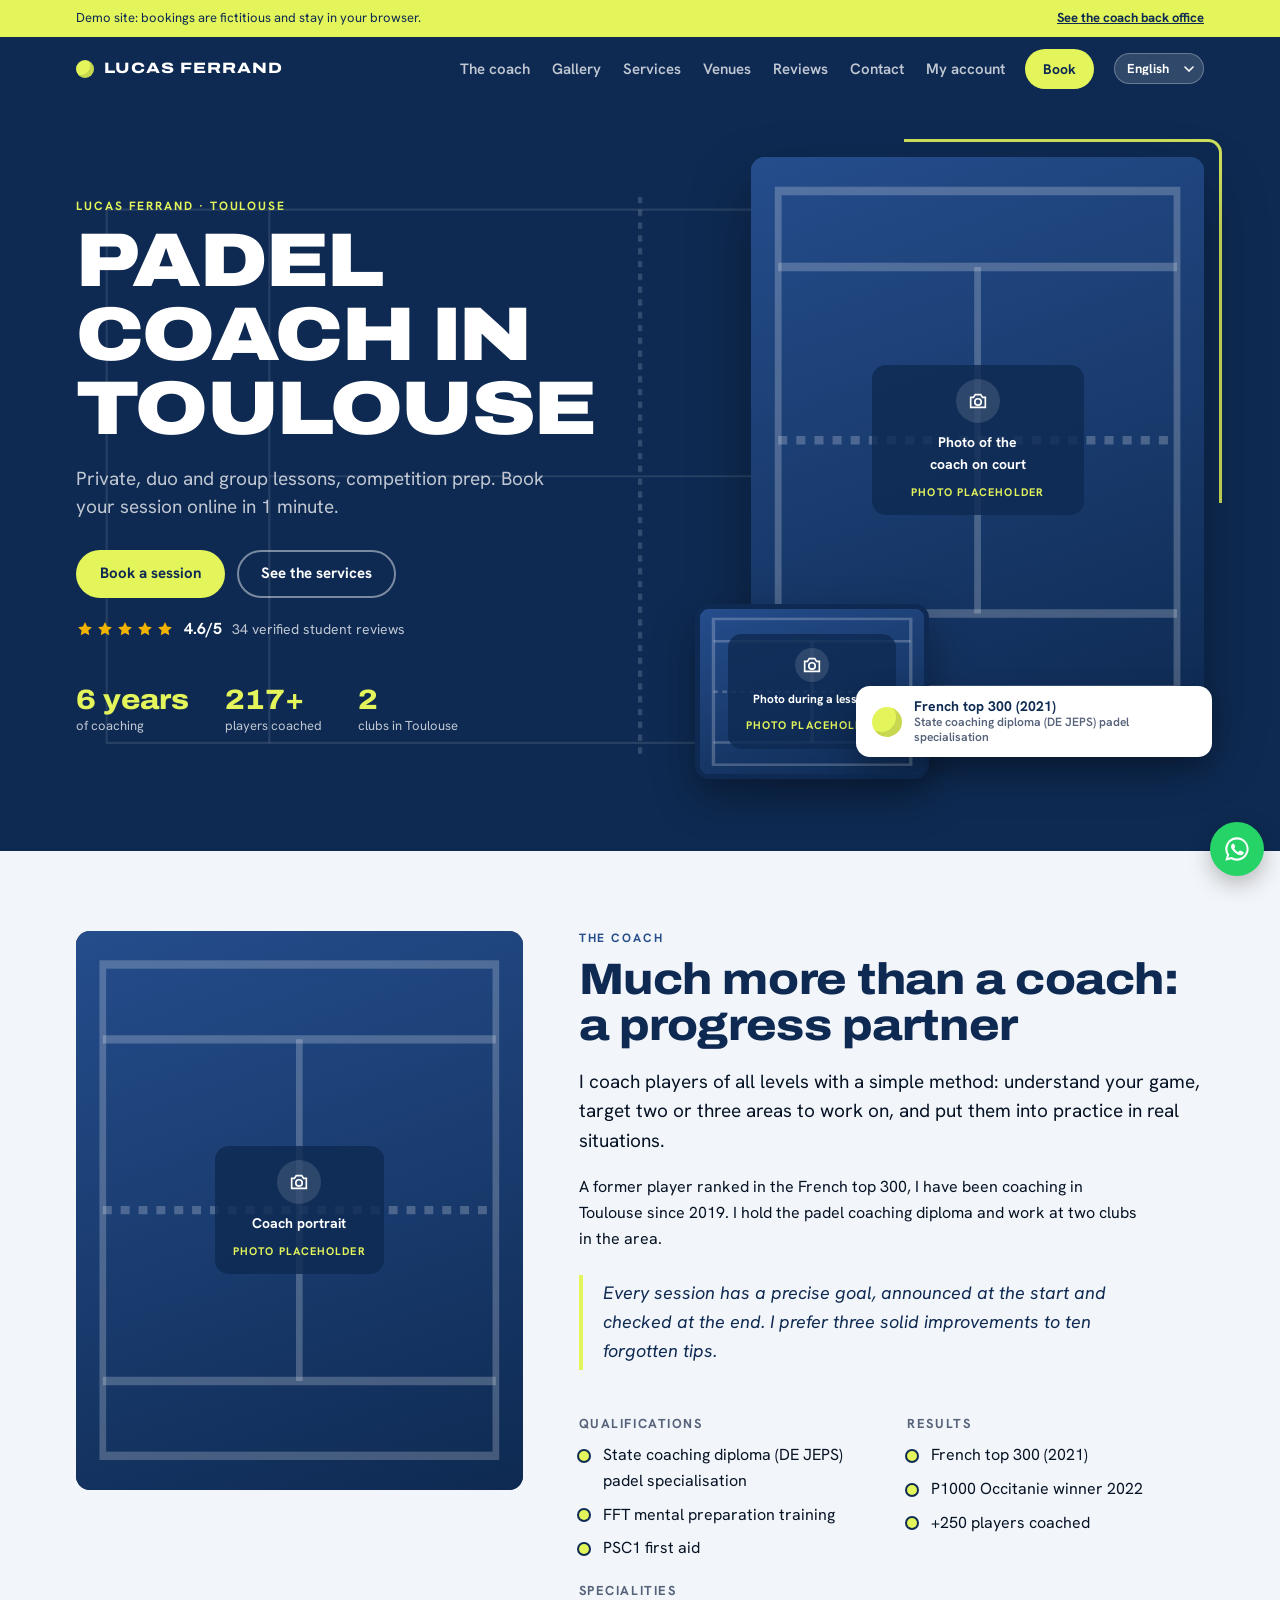
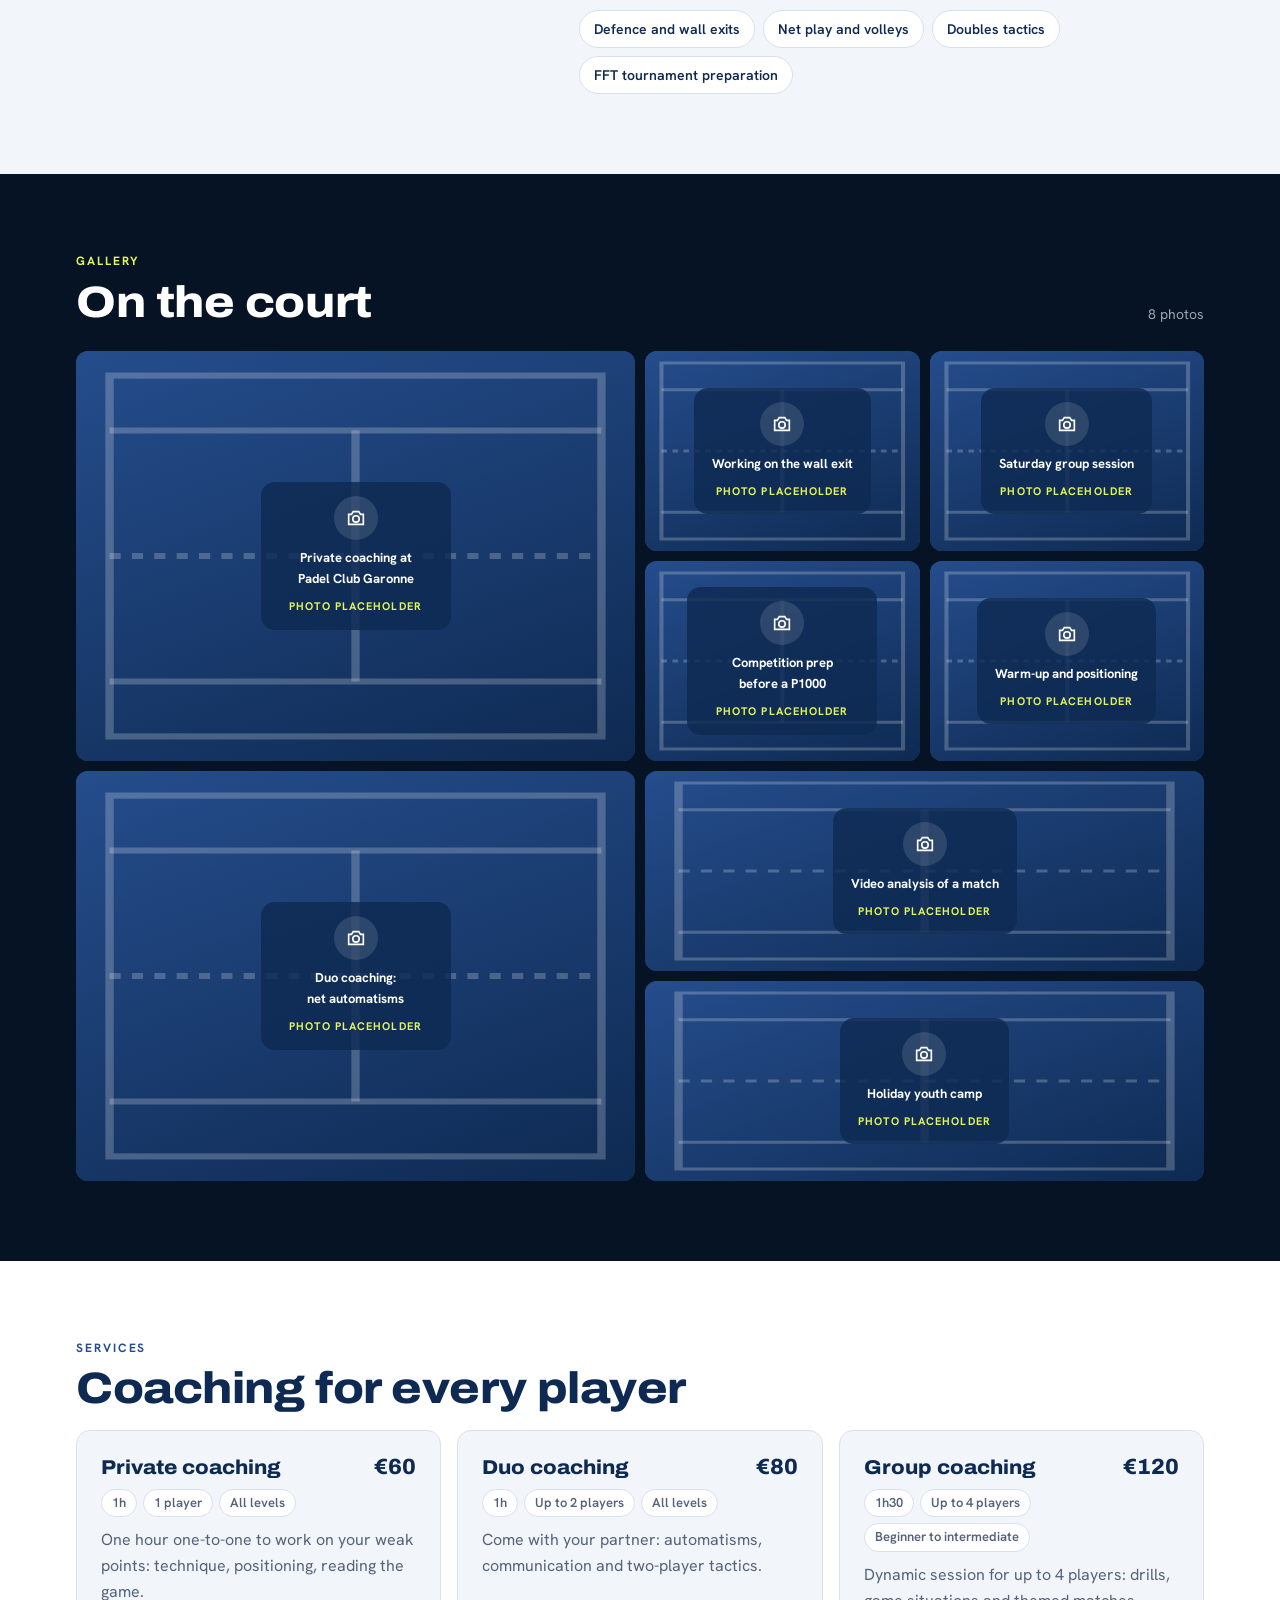
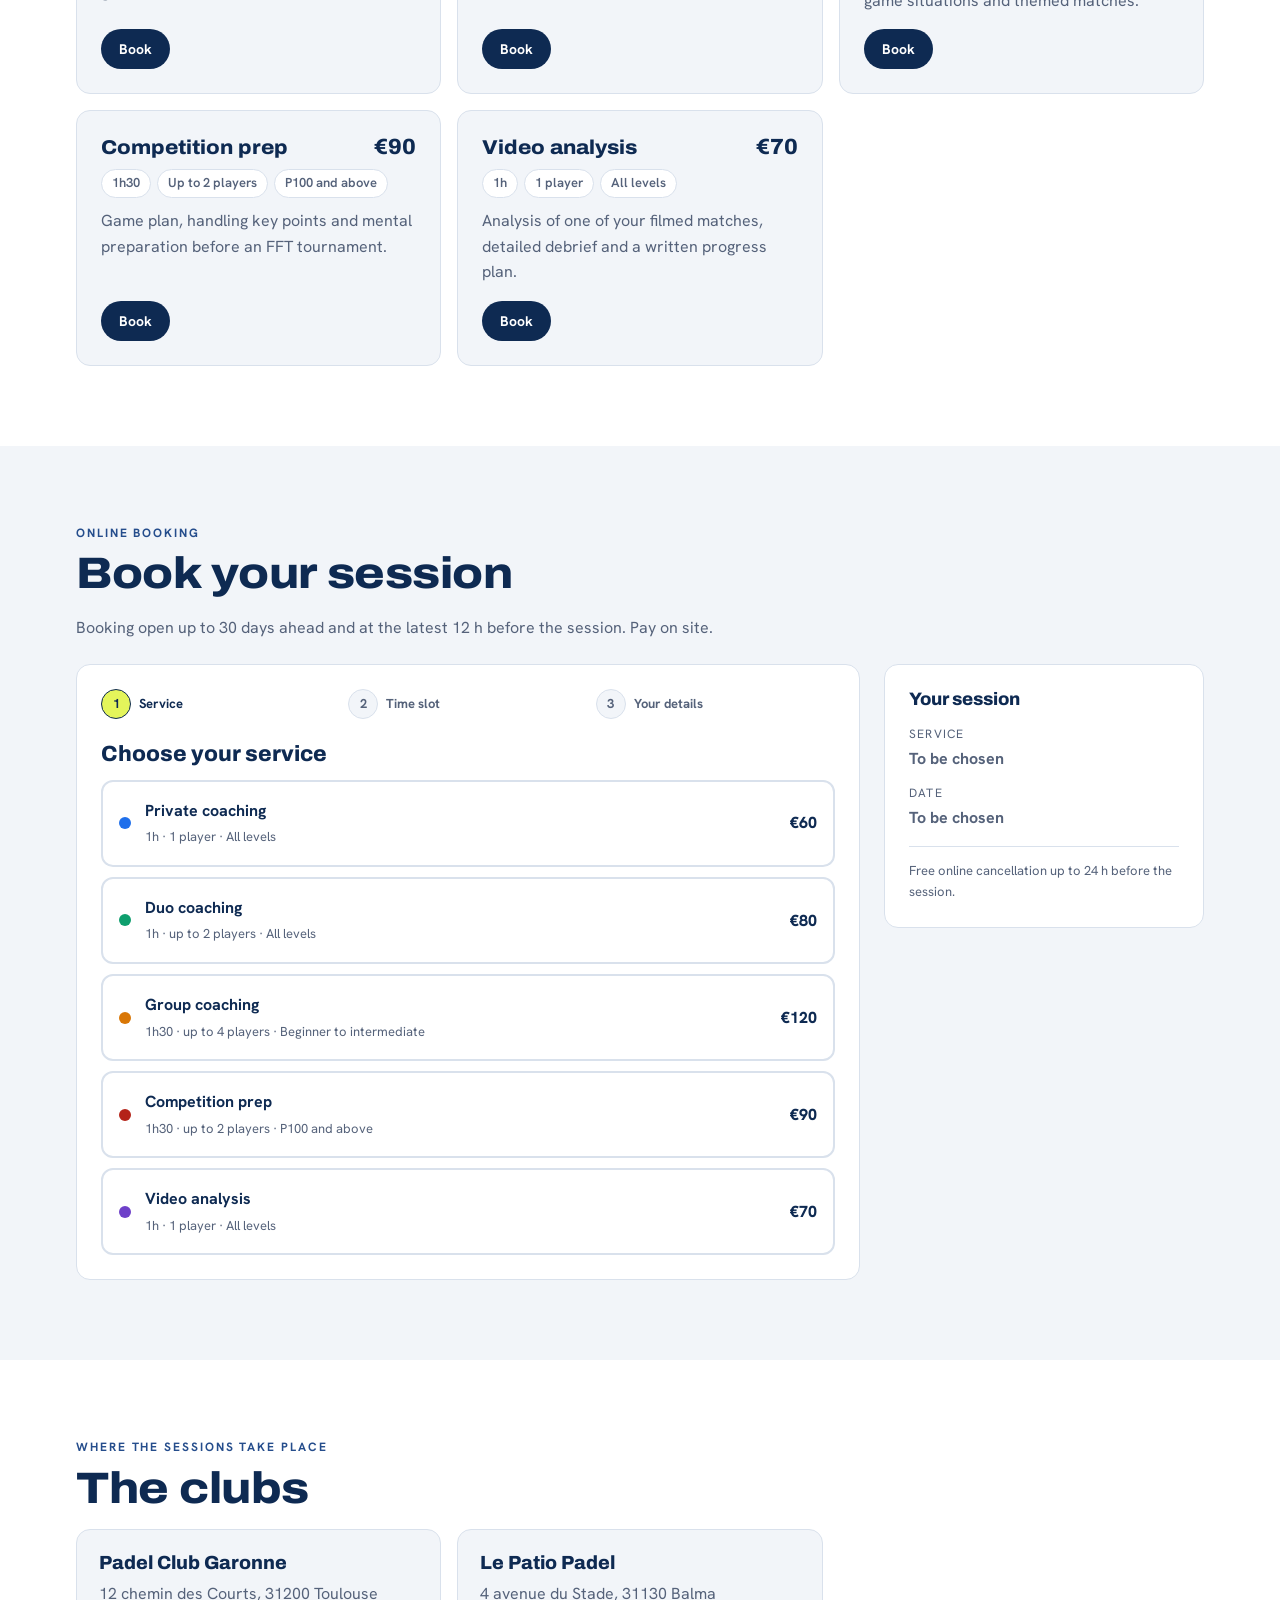
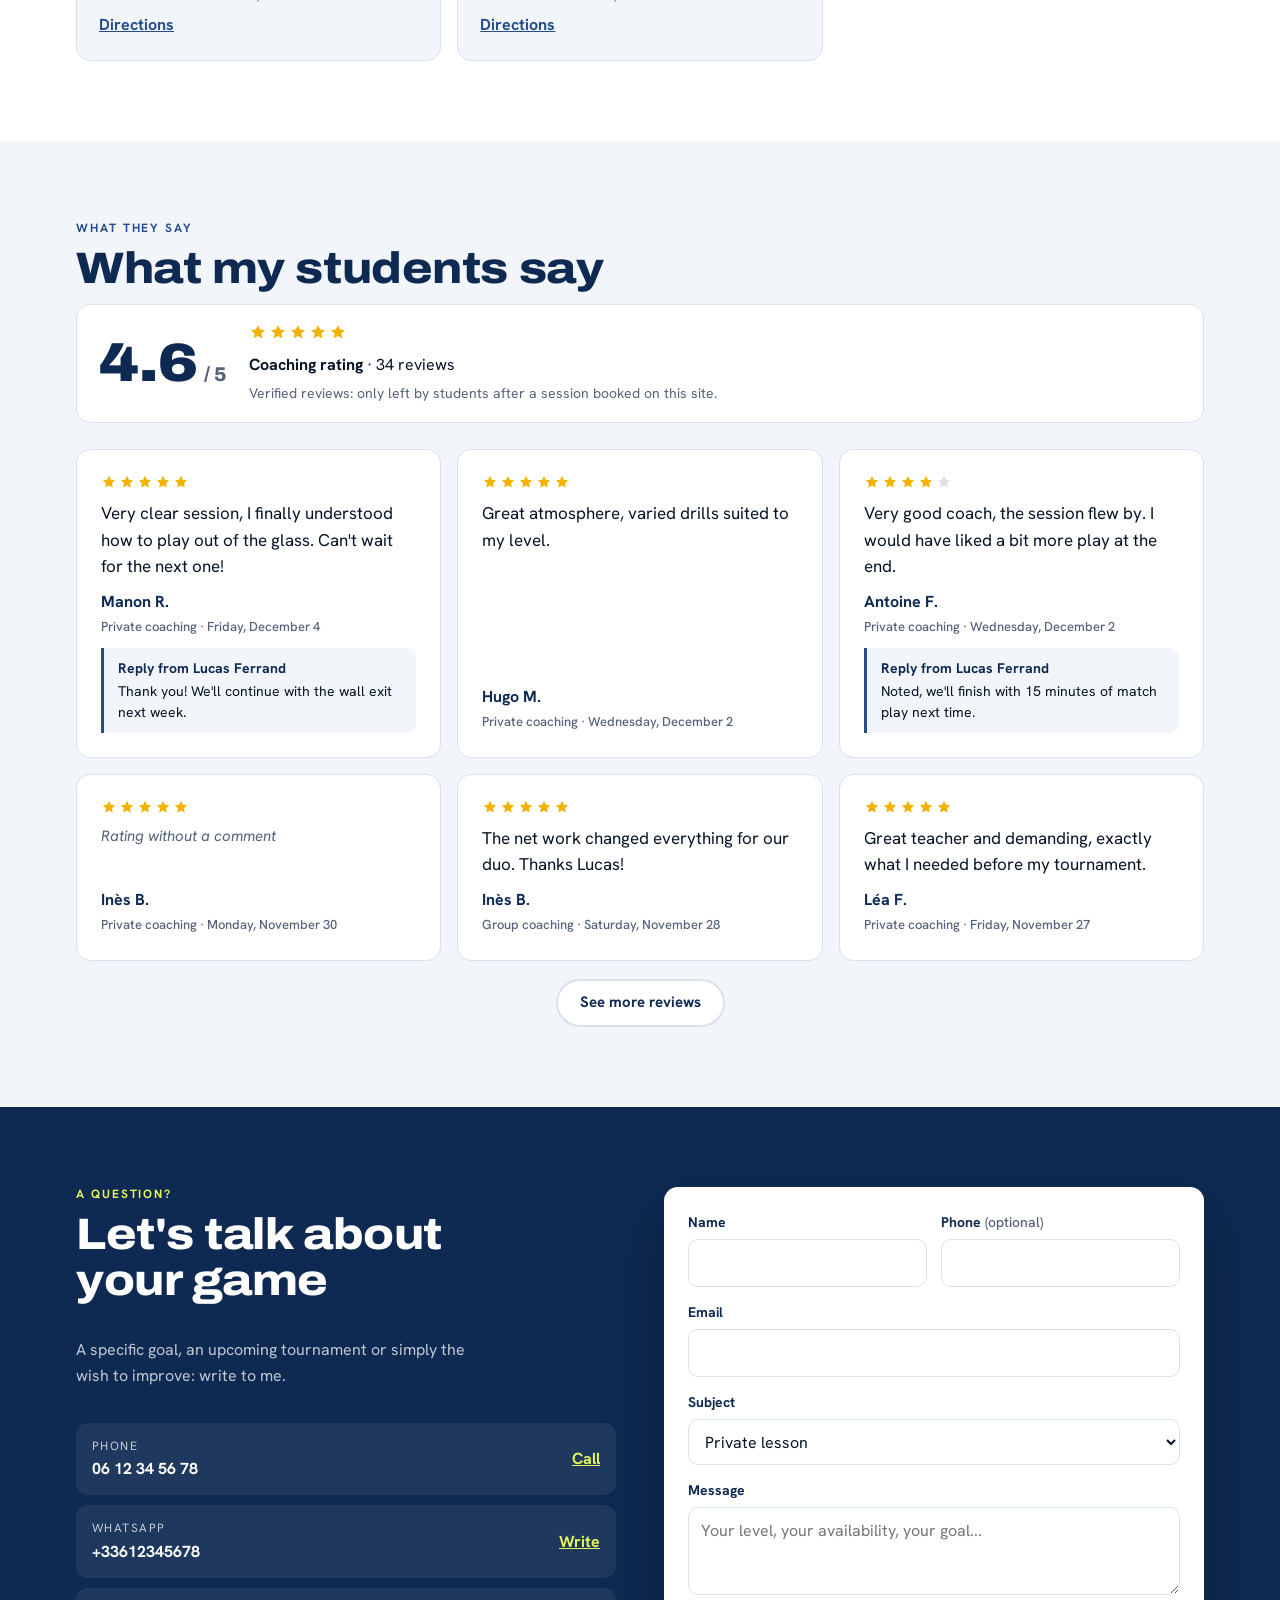
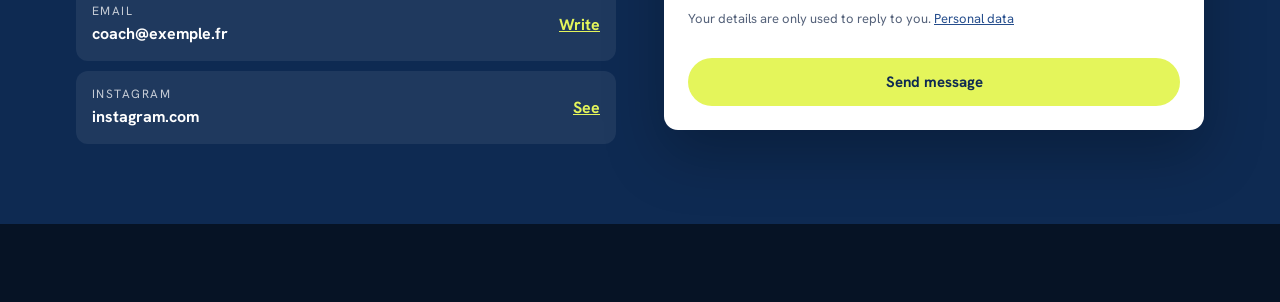
<file: index.html>
<!doctype html>
<html lang="fr">
<head>
<meta charset="utf-8">
<link rel="icon" href="data:image/svg+xml,%3Csvg xmlns=%27http://www.w3.org/2000/svg%27 viewBox=%270 0 64 64%27%3E%3Crect width=%2764%27 height=%2764%27 rx=%2714%27 fill=%27%230E2A52%27/%3E%3Ccircle cx=%2732%27 cy=%2732%27 r=%2716%27 fill=%27%23E4F55B%27/%3E%3C/svg%3E">
<meta name="viewport" content="width=device-width, initial-scale=1, viewport-fit=cover">
<style>html.boot body > *:not(script):not(style) { visibility: hidden; } html.boot { background: var(--boot-bg, #0E2A52); }</style>
<script>
/* Pas d'écran de démo vide : la page reste masquée (fond de la couleur du coach) jusqu'à l'arrivée de ses données. */
(function () {
  var d = document.documentElement;
  try { var c = localStorage.getItem("pcw-boot-bg"); if (/^#[0-9a-f]{6}$/i.test(c || "")) d.style.setProperty("--boot-bg", c); } catch (e) {}
  d.classList.add("boot");
  window.pcwReady = function () { d.classList.remove("boot"); };
  setTimeout(window.pcwReady, 7000);
})();
</script>
<title>Lucas Ferrand, coach de padel à Toulouse | Démo PCW Padel Coach</title>
<meta name="claude:viewport-fit-sides" content="cover">
<meta name="description" content="Démo du site de coach de padel par Pierre Créa Web : réservation en ligne, agenda et back-office. Testez-la depuis votre téléphone.">
<link rel="canonical" href="https://demo.pcwpadel.fr/">
<meta property="og:type" content="website">
<meta property="og:locale" content="fr_FR">
<meta property="og:url" content="https://demo.pcwpadel.fr/">
<meta property="og:title" content="Lucas Ferrand, coach de padel à Toulouse | Démo PCW Padel Coach">
<meta property="og:description" content="Démo du site de coach de padel par Pierre Créa Web : réservation en ligne, agenda et back-office. Testez-la depuis votre téléphone.">
<meta name="twitter:card" content="summary">
<meta name="robots" content="noindex, nofollow">
<meta name="theme-color" content="#0E2A52">
<link rel="preconnect" href="https://fonts.googleapis.com">
<link rel="preconnect" href="https://fonts.gstatic.com" crossorigin>
<link id="font-link" rel="stylesheet" href="https://fonts.googleapis.com/css2?family=Archivo:wdth,wght@62..125,400..900&family=Hanken+Grotesk:wght@400;500;600;700&display=swap">
<link rel="stylesheet" href="assets/site.css?v=mwb1cx3p">
</head>
<body>
<div id="demo-ribbon" class="demo-ribbon" hidden>
  <div class="wrap demo-ribbon__in">
    <span>Site de démonstration : les réservations sont fictives et restent dans votre navigateur.</span>
    <a href="admin/index.html">Voir le back-office du coach</a>
  </div>
</div>

<header class="topbar" id="top">
  <div class="wrap topbar__in">
    <a class="brand" href="#top" id="brand"><span class="brand__mark" aria-hidden="true"></span><span id="brand-text">COACH PADEL</span></a>
    <nav class="nav" aria-label="Navigation principale">
      <a href="#coach">Le coach</a>
      <a href="#galerie">En images</a>
      <a href="#prestations">Prestations</a>
      <a href="#lieux">Lieux</a>
      <a href="#avis">Avis</a>
      <a href="#contact">Contact</a>
    </nav>
    <a class="btn btn--ball btn--sm" href="#reserver">Réserver</a>
  </div>
</header>

<main id="main">
  <section class="hero" aria-labelledby="hero-title">
    <!-- Terrain de padel à l'échelle réelle (20 m x 10 m, 50 unités par mètre) : lignes de fond et de côté, lignes de service à 6,95 m du filet, ligne centrale, filet. -->
    <svg class="hero__lines" viewBox="0 0 1200 600" preserveAspectRatio="xMidYMid meet" aria-hidden="true">
      <rect x="100" y="50" width="1000" height="500"/>
      <line x1="252.5" y1="50" x2="252.5" y2="550"/><line x1="947.5" y1="50" x2="947.5" y2="550"/>
      <line x1="252.5" y1="300" x2="947.5" y2="300"/>
      <line class="hero__net" x1="600" y1="38" x2="600" y2="562"/>
    </svg>
    <div class="wrap hero__in">
      <div class="hero__text">
        <p class="eyebrow" id="hero-eyebrow">Coach de padel</p>
        <h1 id="hero-title" class="hero__title">Coach de padel</h1>
        <p class="hero__sub" id="hero-sub"></p>
        <div class="hero__ctas">
          <a class="btn btn--ball" href="#reserver">Réserver une séance</a>
          <a class="btn btn--ghost-light" href="#prestations">Voir les prestations</a>
        </div>
        <a class="hero-rating" id="hero-rating" href="#avis" hidden></a>
        <dl class="stats" id="stats"></dl>
      </div>
      <div class="hero__media" id="hero-media" aria-label="Photos du coach"></div>
    </div>
  </section>

  <section class="section" id="coach" aria-labelledby="coach-title">
    <div class="wrap coach">
      <div class="coach__portrait" id="portrait"></div>
      <div class="coach__body">
        <p class="eyebrow eyebrow--brand">Le coach</p>
        <h2 id="coach-title" class="h2"></h2>
        <p class="lead" id="coach-intro"></p>
        <p id="coach-bio"></p>
        <blockquote class="philosophy" id="coach-philo"></blockquote>
        <div class="coach__grid">
          <div><h3 class="h4">Diplômes</h3><ul class="ticks" id="diplomas"></ul></div>
          <div><h3 class="h4">Résultats</h3><ul class="ticks" id="achievements"></ul></div>
        </div>
        <h3 class="h4">Spécialités</h3>
        <ul class="chips" id="specialties"></ul>
      </div>
    </div>
  </section>

  <section class="section section--dark" id="galerie" aria-labelledby="gal-title" hidden>
    <div class="wrap">
      <div class="gal-head">
        <div><p class="eyebrow">En images</p><h2 id="gal-title" class="h2 h2--light">Sur le terrain</h2></div>
        <p class="gal-head__note" id="gal-count"></p>
      </div>
      <div class="gallery" id="gallery"></div>
      <div class="gal-more" id="gal-more"></div>
    </div>
  </section>

  <section class="section section--tint" id="prestations" aria-labelledby="svc-title">
    <div class="wrap">
      <p class="eyebrow eyebrow--brand">Prestations</p>
      <h2 id="svc-title" class="h2">À chaque joueur, son coaching</h2>
      <div class="services" id="services"></div>
    </div>
  </section>

  <section class="section" id="stages" aria-labelledby="stages-title" hidden>
    <div class="wrap">
      <p class="eyebrow eyebrow--brand">Stages</p>
      <h2 id="stages-title" class="h2">Les prochains stages</h2>
      <div class="stages" id="stages-list"></div>
    </div>
  </section>

  <section class="section section--tint" id="packs" aria-labelledby="packs-title" hidden>
    <div class="wrap">
      <p class="eyebrow eyebrow--brand">Packs de séances</p>
      <h2 id="packs-title" class="h2">Progressez avec un pack</h2>
      <div class="services" id="packs-list"></div>
      <p class="muted pack-note">Paiement en ligne : prochainement disponible. Le règlement se fait directement avec le coach.</p>
    </div>
  </section>

  <section class="section booking-section" id="reserver" aria-labelledby="book-title">
    <div class="wrap">
      <p class="eyebrow eyebrow--brand">Réservation en ligne</p>
      <h2 id="book-title" class="h2">Réservez votre séance</h2>
      <p class="muted" id="book-rules"></p>
      <div class="booking" id="booking" aria-live="polite"></div>
    </div>
  </section>

  <section class="section section--tint" id="lieux" aria-labelledby="loc-title">
    <div class="wrap">
      <p class="eyebrow eyebrow--brand">Où se passent les séances</p>
      <h2 id="loc-title" class="h2">Les clubs</h2>
      <div class="locations" id="locations"></div>
    </div>
  </section>

  <section class="section" id="avis" aria-labelledby="avis-title">
    <div class="wrap">
      <p class="eyebrow eyebrow--brand">Ils en parlent</p>
      <h2 id="avis-title" class="h2">Leur progression, ma plus belle réussite</h2>
      <div class="rating-head" id="rating-head" hidden></div>
      <div class="testimonials" id="testimonials"></div>
      <div class="reviews-more" id="reviews-more" hidden><button type="button" class="btn btn--ghost" id="reviews-more-btn">Voir plus d'avis</button></div>
    </div>
  </section>

  <section class="section contact" id="contact" aria-labelledby="contact-title">
    <div class="wrap contact__in">
      <div class="contact__side">
        <p class="eyebrow">Une question ?</p>
        <h2 id="contact-title" class="h2 h2--light">Parlons de votre jeu</h2>
        <p class="contact__lead">Un objectif particulier, un tournoi qui approche ou simplement envie de progresser : écrivez-moi.</p>
        <ul class="contact__list" id="contact-list"></ul>
      </div>
      <form class="contact-form" id="contact-form" novalidate aria-label="Envoyer un message">
        <div class="contact-form__grid">
          <div class="field"><label for="m-name">Nom</label><input id="m-name" name="name" autocomplete="name" maxlength="80" required></div>
          <div class="field"><label for="m-phone">Téléphone <span class="opt">(facultatif)</span></label><input id="m-phone" name="phone" type="tel" autocomplete="tel" maxlength="30"></div>
          <div class="field full"><label for="m-email">Email</label><input id="m-email" name="email" type="email" autocomplete="email" maxlength="200" required></div>
          <div class="field full"><label for="m-subject">Objet</label><select id="m-subject" name="subject">
            <option>Cours individuel</option><option>Cours en duo ou collectif</option><option>Stage</option><option>Prépa compétition</option><option>Autre question</option></select></div>
          <div class="field full"><label for="m-message">Message</label><textarea id="m-message" name="message" maxlength="2000" required placeholder="Votre niveau, vos disponibilités, votre objectif…"></textarea></div>
          <div class="hp" aria-hidden="true"><label for="m-website">Site web</label><input id="m-website" name="website" tabindex="-1" autocomplete="off"></div>
        </div>
        <p class="contact-form__note">Vos coordonnées servent uniquement à vous répondre. <a href="conditions.html" data-keep-slug>Données personnelles</a></p>
        <div id="contact-alert" role="status" aria-live="polite"></div>
        <button type="submit" class="btn btn--ball btn--block">Envoyer le message</button>
      </form>
    </div>
  </section>
</main>

<footer class="footer">
  <div class="wrap footer__in">
    <span id="footer-name"></span>
    <a href="conditions.html" data-keep-slug>Conditions de réservation</a>
    <a href="conditions.html#mentions" data-keep-slug>Mentions légales</a>
    <a href="conditions.html#donnees" data-keep-slug>Politique de confidentialité</a>
    <a href="admin/" rel="nofollow">Espace coach</a>
    <a class="pcw-badge footer__made" id="pcw-badge" href="https://pcwpadel.fr/" target="_blank" rel="noopener">
      <img class="pcw-badge__mark pcw-badge__mark--on-light" src="assets/brand/pcw-glyph-on-light.svg" alt="" width="18" height="22">
      <img class="pcw-badge__mark pcw-badge__mark--on-dark" src="assets/brand/pcw-glyph-on-dark.svg" alt="" width="18" height="22">
      <span>Site propulsé par <b>PCW Padel Coach</b></span></a>
  </div>
</footer>

<a class="whatsapp" id="whatsapp" href="#" target="_blank" rel="noopener" hidden aria-label="Écrire sur WhatsApp">
  <svg viewBox="0 0 24 24" aria-hidden="true"><path d="M12 2a10 10 0 0 0-8.6 15.1L2 22l5-1.3A10 10 0 1 0 12 2Zm0 18.2a8.2 8.2 0 0 1-4.2-1.2l-.3-.2-3 .8.8-2.9-.2-.3A8.2 8.2 0 1 1 12 20.2Zm4.5-6.1c-.2-.1-1.5-.7-1.7-.8s-.4-.1-.6.1-.7.8-.8 1-.3.2-.5.1a6.7 6.7 0 0 1-3.3-2.9c-.3-.4.3-.4.8-1.4.1-.2 0-.3 0-.5l-.8-1.8c-.2-.5-.4-.4-.6-.4h-.5a1 1 0 0 0-.7.3 3 3 0 0 0-.9 2.2 5.2 5.2 0 0 0 1.1 2.7 11.8 11.8 0 0 0 4.5 4c1.7.7 2.4.8 3.2.6a2.8 2.8 0 0 0 1.8-1.3 2.3 2.3 0 0 0 .2-1.3c-.1-.1-.3-.2-.5-.3Z"/></svg>
</a>
<div class="mobile-cta" id="mobile-cta"><a class="btn btn--ball btn--block" href="#reserver">Réserver une séance</a></div>

<div class="lightbox" id="lightbox" hidden role="dialog" aria-modal="true" aria-label="Photos en plein écran">
  <div class="lightbox__bar"><span id="lb-count" class="lightbox__count"></span>
    <button type="button" class="lightbox__btn" id="lb-close" aria-label="Fermer">
      <svg viewBox="0 0 24 24" aria-hidden="true"><path d="M6 6l12 12M18 6 6 18"/></svg></button></div>
  <button type="button" class="lightbox__btn lightbox__nav lightbox__nav--prev" id="lb-prev" aria-label="Photo précédente">
    <svg viewBox="0 0 24 24" aria-hidden="true"><path d="m15 6-6 6 6 6"/></svg></button>
  <figure class="lightbox__stage" id="lb-stage"><div id="lb-img"></div><figcaption id="lb-caption"></figcaption></figure>
  <button type="button" class="lightbox__btn lightbox__nav lightbox__nav--next" id="lb-next" aria-label="Photo suivante">
    <svg viewBox="0 0 24 24" aria-hidden="true"><path d="m9 6 6 6-6 6"/></svg></button>
</div>

<script src="assets/config.js?v=mwb1cx3p"></script>
<script src="assets/i18n.js?v=mwb1cx3p"></script>
<script src="assets/core.js?v=mwb1cx3p"></script>
<script src="assets/demo-data.js?v=mwb1cx3p"></script>
<script src="assets/api.js?v=mwb1cx3p"></script>
<script src="assets/site.js?v=mwb1cx3p"></script>
<script src="assets/site-extras.js?v=mwb1cx3p"></script>
<script src="assets/motion.js?v=mwb1cx3p" defer></script>
</body>
</html>
</file>
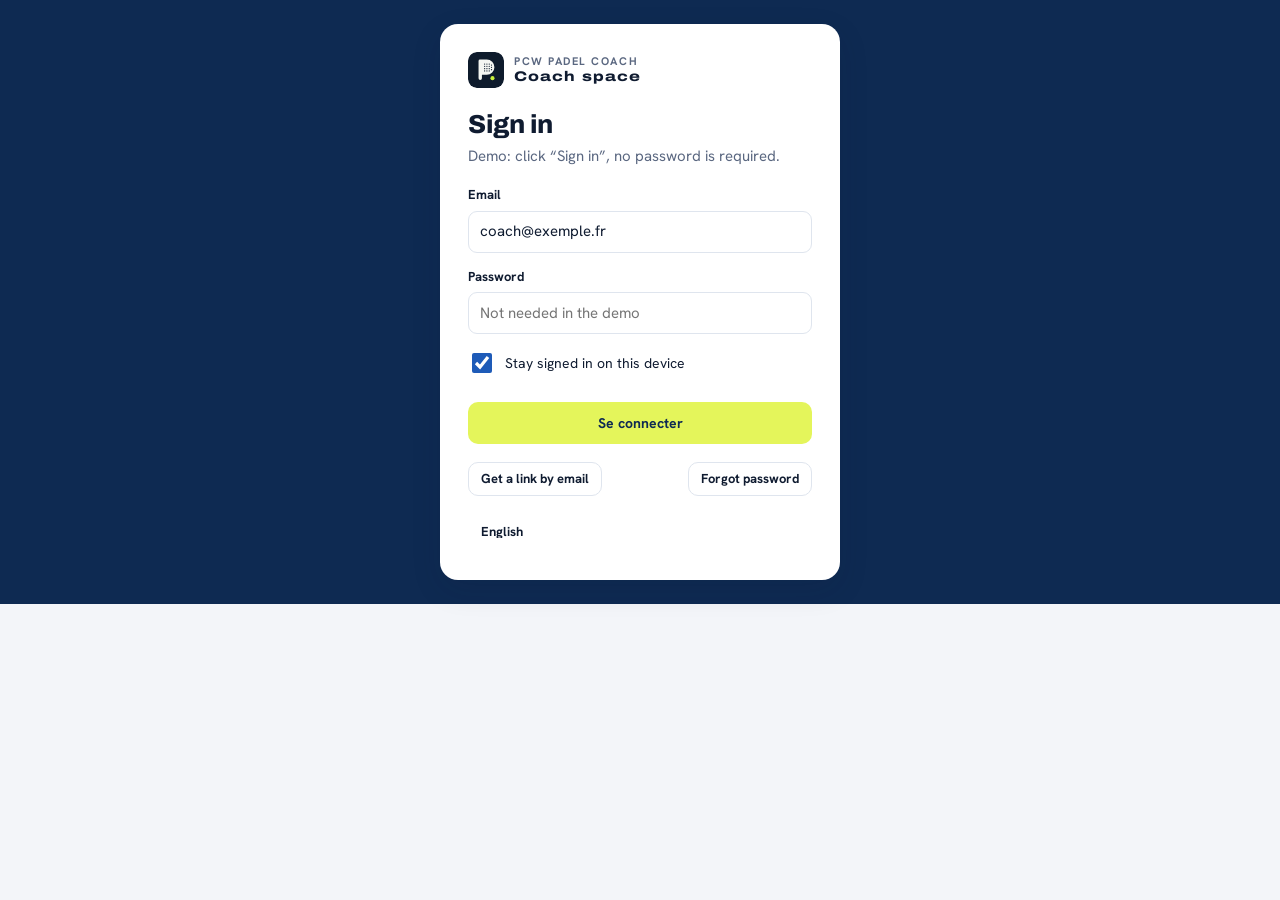
<file: admin/index.html>
<!doctype html>
<html lang="fr">
<head>
<meta charset="utf-8">
<meta name="viewport" content="width=device-width, initial-scale=1, viewport-fit=cover">
<title>Espace coach</title>
<meta name="claude:viewport-fit-sides" content="cover">
<meta name="robots" content="noindex">
<meta name="theme-color" content="#0E2A52">
<meta name="apple-mobile-web-app-capable" content="yes">
<meta name="apple-mobile-web-app-title" content="Espace coach">
<link rel="manifest" href="manifest.webmanifest">
<link rel="icon" href="icon.svg" type="image/svg+xml">
<link rel="icon" href="icon-192.png" type="image/png" sizes="192x192">
<link rel="apple-touch-icon" href="apple-touch-icon.png">
<link rel="preconnect" href="https://fonts.googleapis.com">
<link rel="preconnect" href="https://fonts.gstatic.com" crossorigin>
<link rel="stylesheet" href="https://fonts.googleapis.com/css2?family=Archivo:wdth,wght@100..125,500..900&family=Hanken+Grotesk:wght@400;500;600;700&display=swap">
<link rel="stylesheet" href="admin.css?v=aff19">
</head>
<body>
<div id="app" aria-live="polite"><div class="boot"><span class="ball" aria-hidden="true"></span>Chargement de votre espace…</div></div>
<div id="drawer-root"></div>
<div class="toast" id="toast" role="status" hidden></div>
<script src="../assets/config.js"></script>
<script src="../assets/i18n.js?v=aff19" data-dict="admin"></script>
<script src="../assets/core.js?v=aff19"></script>
<script src="../assets/demo-data.js"></script>
<script src="../assets/api.js"></script>
<script src="../assets/vendor/qrcode.js"></script>
<script src="admin.js?v=aff19"></script>
</body>
</html>
</file>
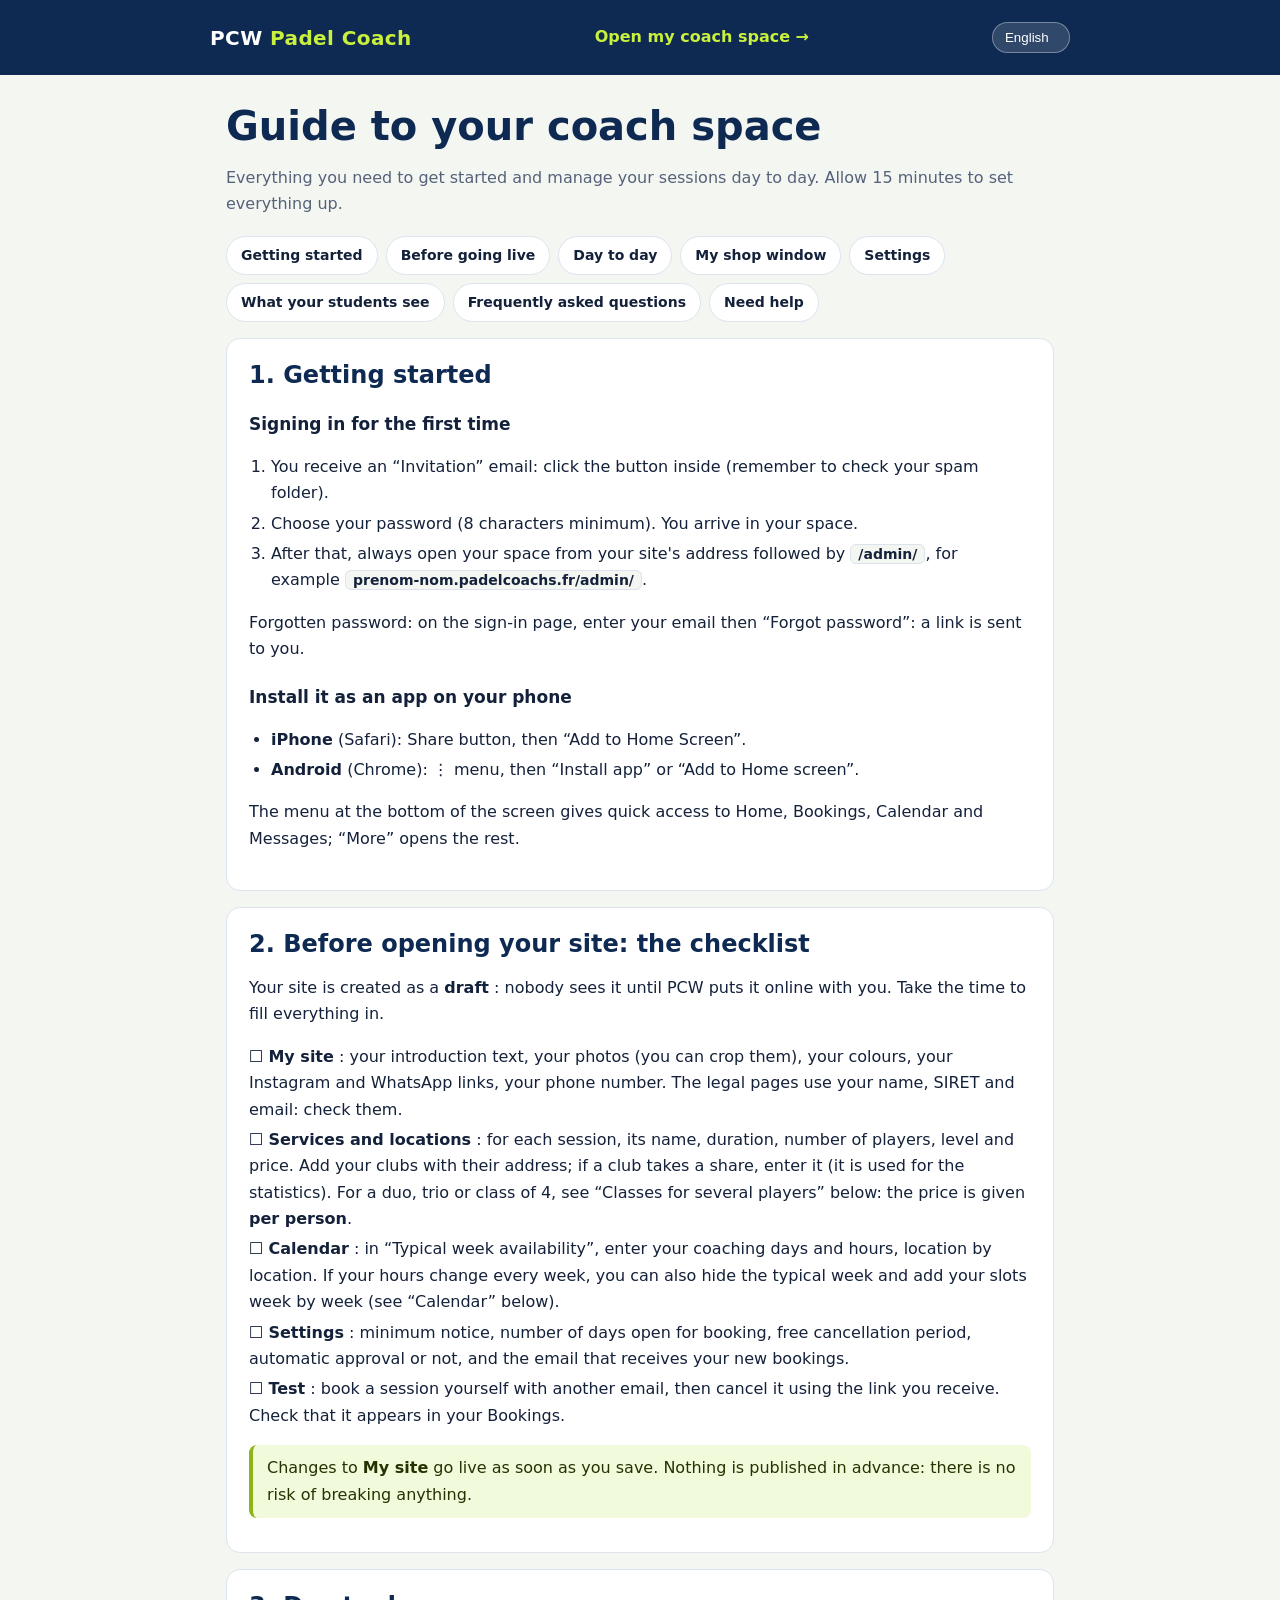
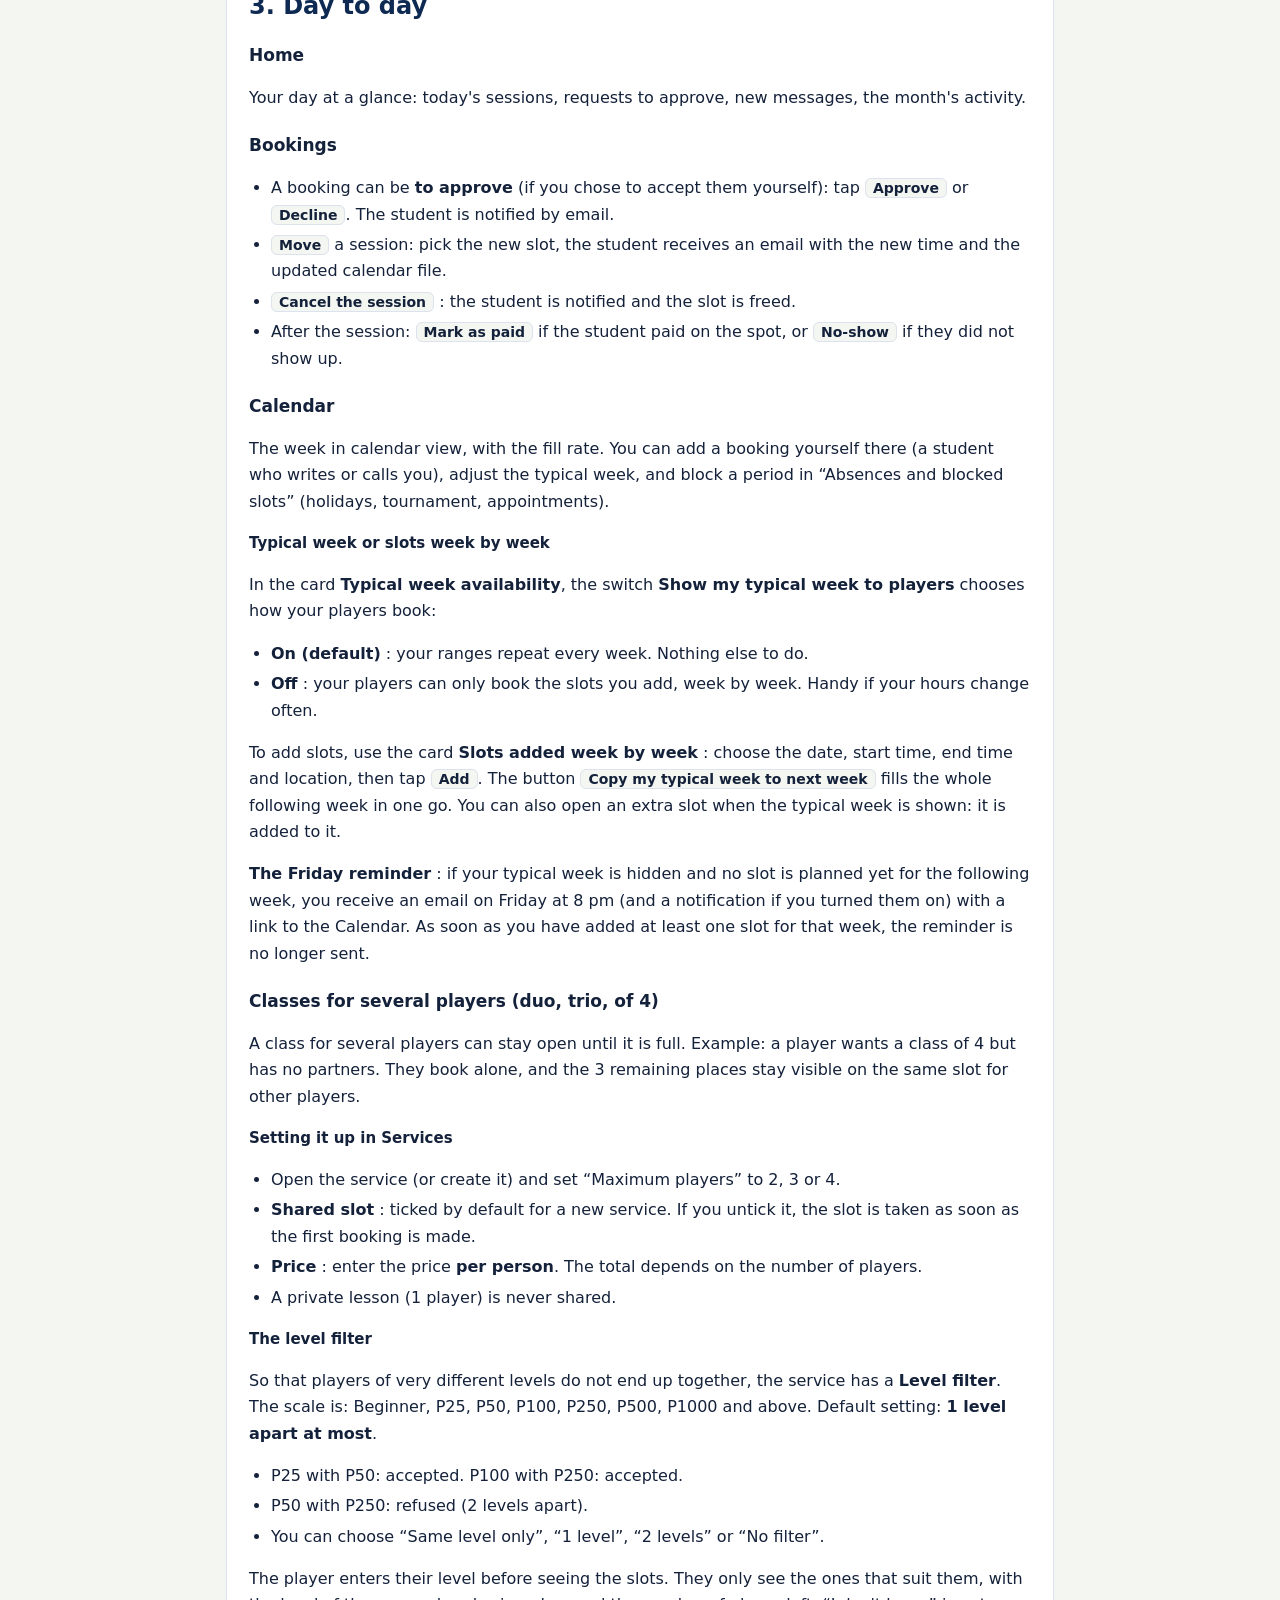
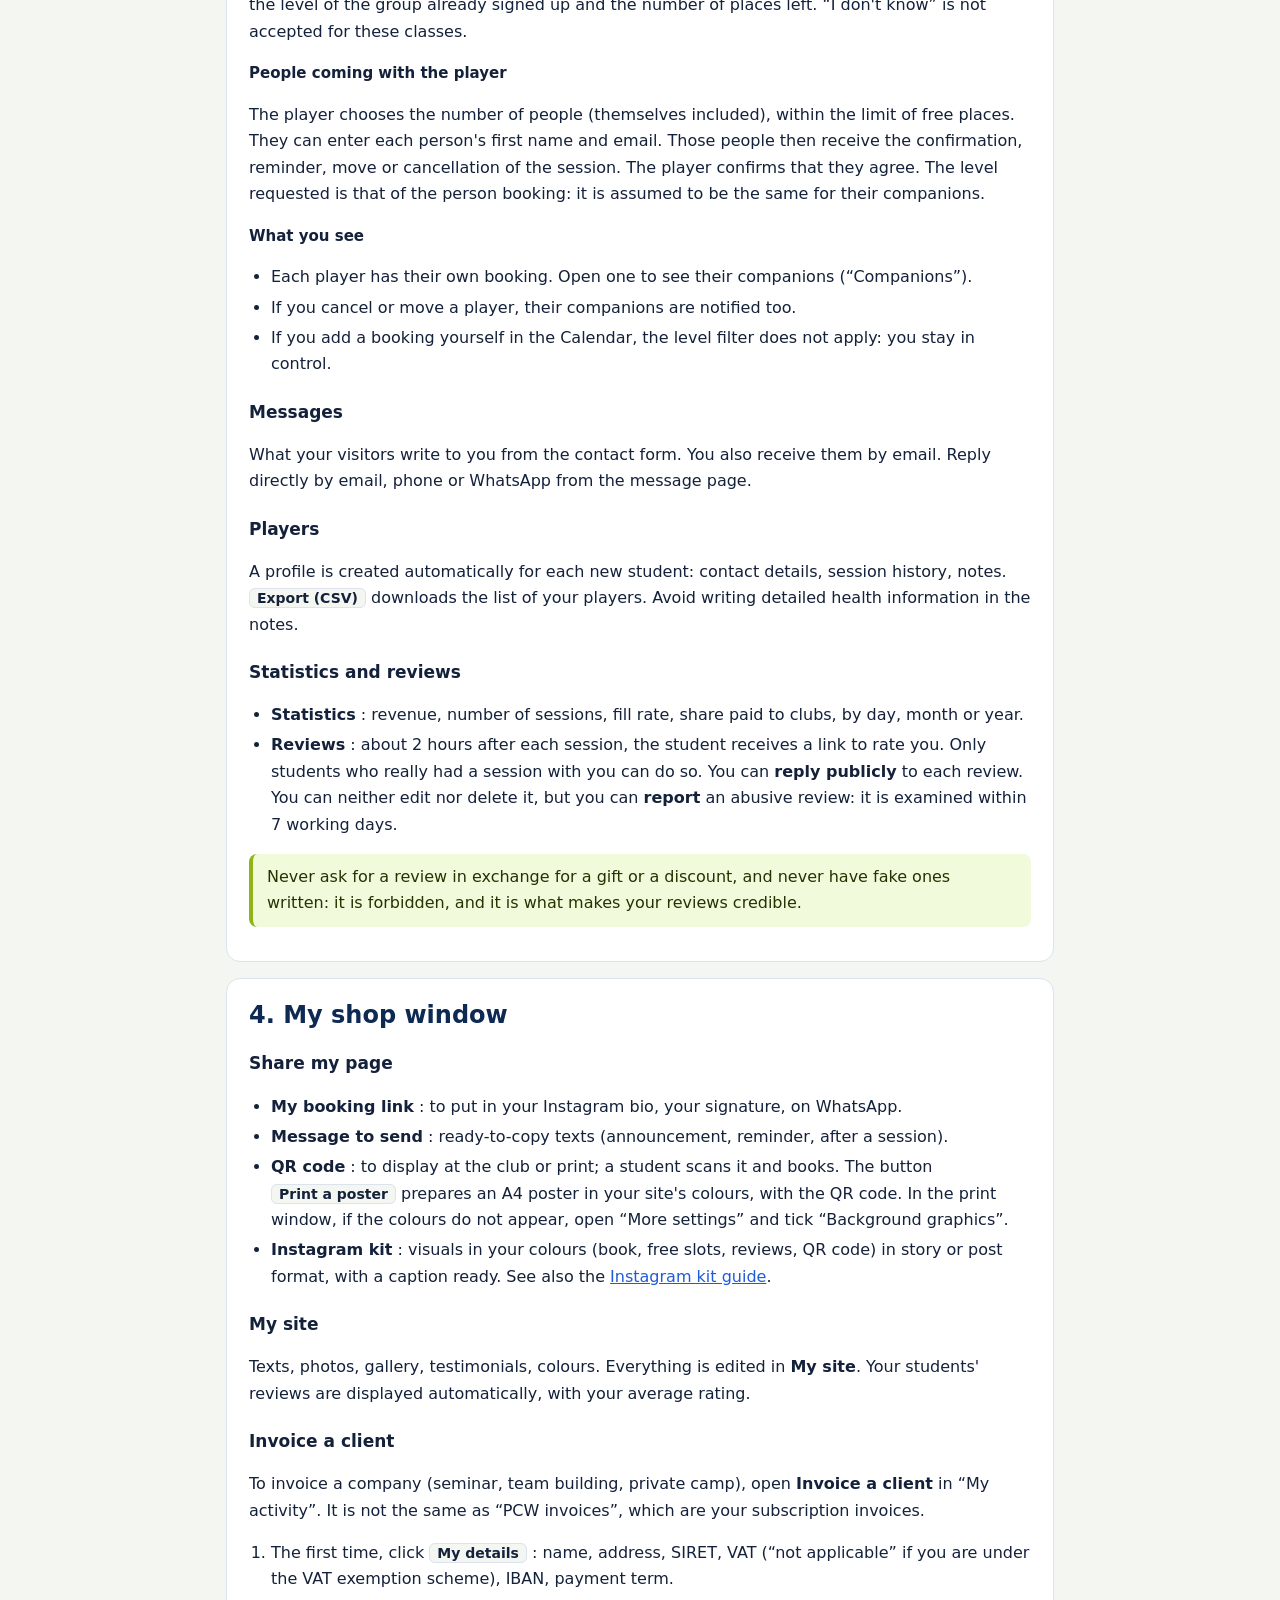
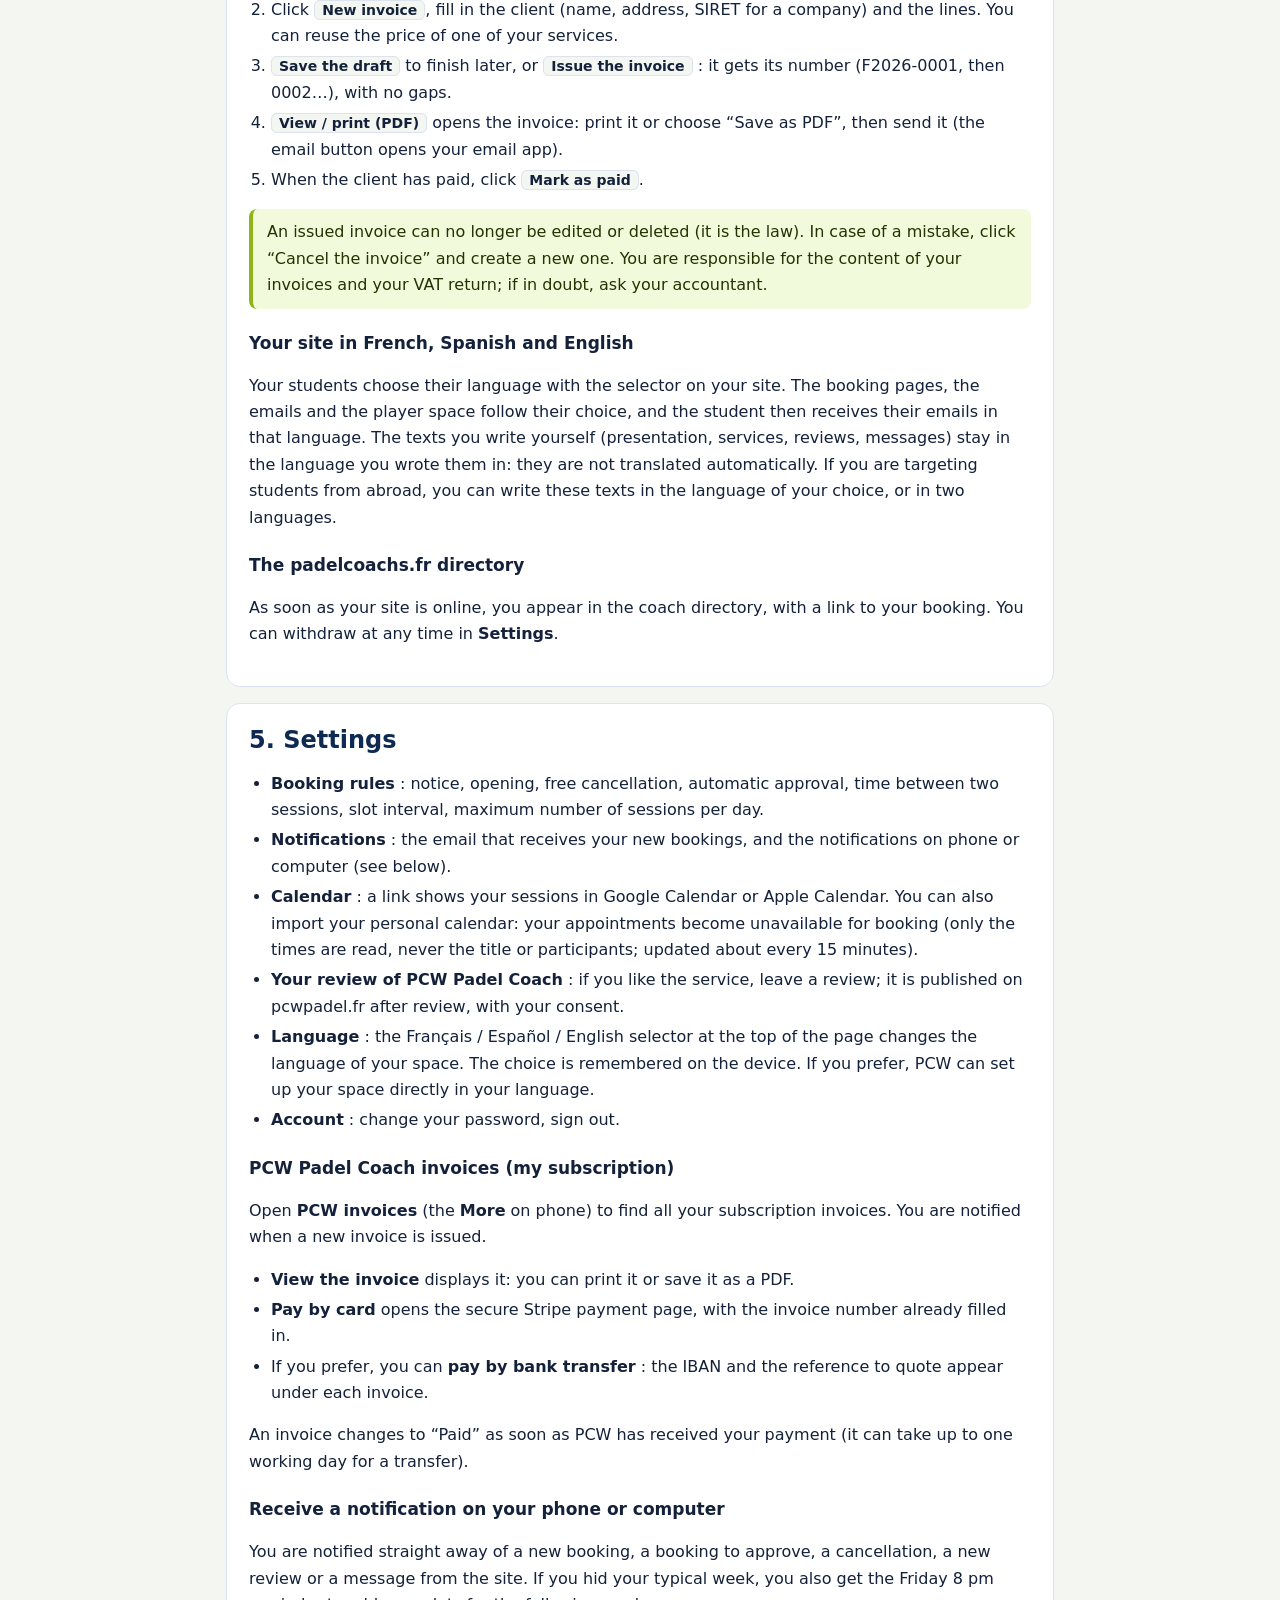
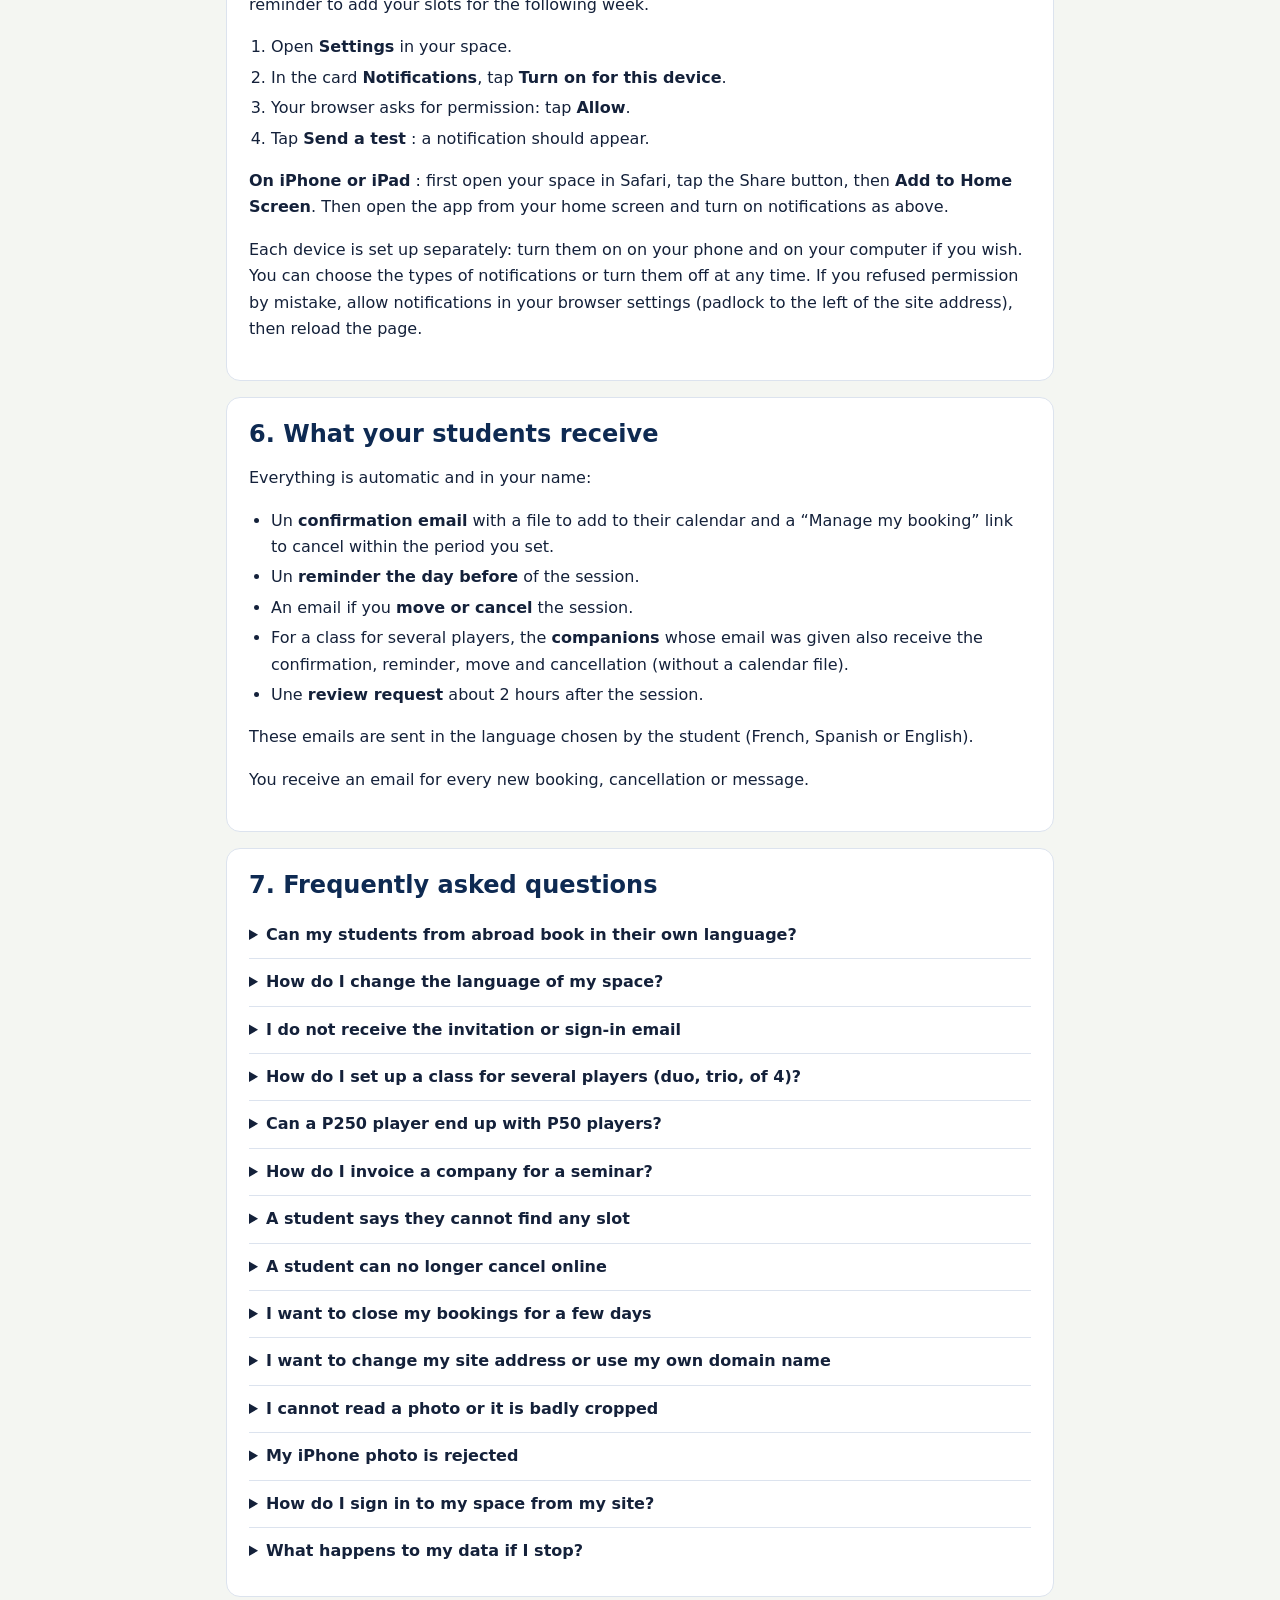
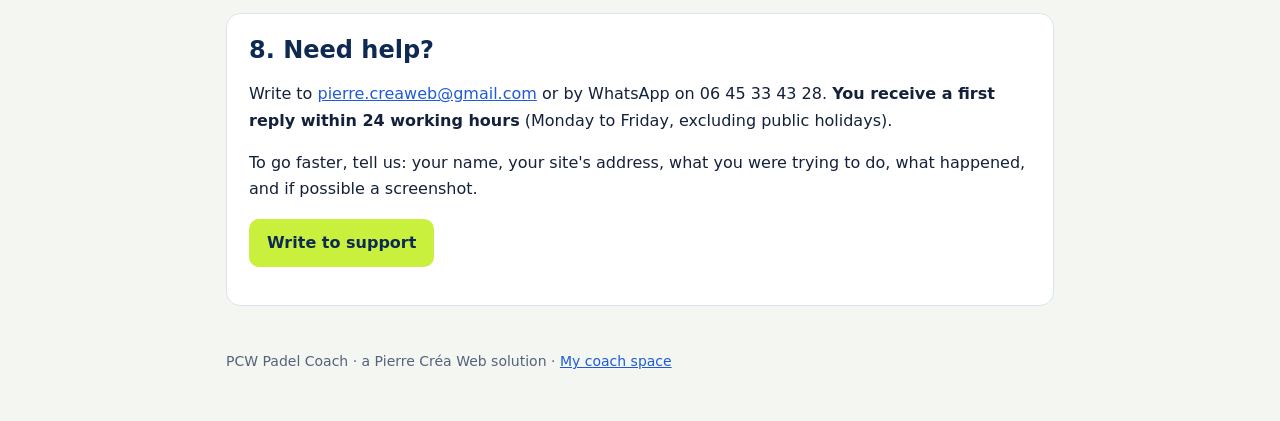
<file: aide.html>
<!doctype html>
<html lang="fr">
<head>
<meta charset="utf-8">
<link rel="icon" href="data:image/svg+xml,%3Csvg xmlns=%27http://www.w3.org/2000/svg%27 viewBox=%270 0 64 64%27%3E%3Crect width=%2764%27 height=%2764%27 rx=%2714%27 fill=%27%230E2A52%27/%3E%3Ccircle cx=%2732%27 cy=%2732%27 r=%2716%27 fill=%27%23E4F55B%27/%3E%3C/svg%3E">
<meta name="viewport" content="width=device-width, initial-scale=1, viewport-fit=cover">
<meta name="robots" content="noindex, nofollow">
<title>Guide de votre espace coach | PCW Padel Coach</title>
<style>
  :root { --brand:#0E2A52; --ball:#C8F03C; --court:#1F5BD8; --ink:#14213A; --muted:#55627A; --line:#DCE3EE; --bg:#F4F6F2; --panel:#fff; }
  @media (prefers-color-scheme: dark) { :root { --ink:#EDF1F7; --muted:#A9B4C7; --line:#2A3B58; --bg:#0B1727; --panel:#122240; --brand:#C8F03C; } }
  * { box-sizing: border-box; }
  body { margin: 0; background: var(--bg); color: var(--ink); font: 16px/1.65 "Hanken Grotesk", system-ui, -apple-system, "Segoe UI", sans-serif; }
  header { background: #0E2A52; color: #fff; padding: 22px 16px; }
  header .in, main, footer { max-width: 860px; margin: 0 auto; padding-inline: 16px; }
  header .in { padding: 0; display: flex; justify-content: space-between; gap: 12px; align-items: center; flex-wrap: wrap; }
  header b { font: 800 20px/1 "Archivo", system-ui, sans-serif; letter-spacing: .02em; } header b i { color: #C8F03C; font-style: normal; }
  header a { color: #C8F03C; font-weight: 700; text-decoration: none; }
  h1 { font: 800 clamp(28px, 5vw, 40px)/1.15 "Archivo", system-ui, sans-serif; margin: 28px 0 6px; color: var(--brand); }
  h2 { font: 800 24px/1.2 "Archivo", system-ui, sans-serif; color: var(--brand); margin: 0 0 12px; }
  h3 { font-size: 17px; margin: 20px 0 6px; }
  h4 { font-size: 15px; margin: 16px 0 6px; }
  section { background: var(--panel); border: 1px solid var(--line); border-radius: 14px; padding: 22px; margin: 16px 0; scroll-margin-top: 16px; }
  nav.toc { display: flex; flex-wrap: wrap; gap: 8px; margin: 18px 0 4px; }
  nav.toc a { border: 1px solid var(--line); background: var(--panel); border-radius: 999px; padding: 7px 14px; font-weight: 700; font-size: 14px; color: var(--ink); text-decoration: none; }
  .muted { color: var(--muted); } ol, ul { padding-left: 22px; } li { margin: 4px 0; }
  .tip { background: #F2FADC; color: #243300; border-left: 4px solid #8FB41A; border-radius: 8px; padding: 10px 14px; margin: 12px 0; }
  @media (prefers-color-scheme: dark) { .tip { background: #1d2a10; color: #E5F3B8; } }
  .check li { list-style: none; margin-left: -22px; } .check li::before { content: "☐ "; }
  details { border-top: 1px solid var(--line); padding: 10px 0; } details:first-of-type { border-top: 0; }
  summary { cursor: pointer; font-weight: 700; } kbd, .k { background: var(--bg); border: 1px solid var(--line); border-radius: 6px; padding: 1px 7px; font-size: 14px; font-weight: 700; white-space: nowrap; }
  footer { padding-block: 28px 48px; color: var(--muted); font-size: 14px; }
  a { color: var(--court); } @media (prefers-color-scheme: dark) { a { color: #8FB6FF; } }
  .btn { display: inline-block; background: #C8F03C; color: #0E2A52; font-weight: 800; padding: 11px 18px; border-radius: 10px; text-decoration: none; }
  @media print { header, nav.toc { display: none; } section { break-inside: avoid; } }
.langsw{appearance:none;-webkit-appearance:none;background:rgba(255,255,255,.14);color:inherit;border:1px solid rgba(255,255,255,.35);border-radius:999px;font:700 13px/1 inherit;padding:7px 12px;cursor:pointer}.langsw option{color:#0E1B2C}
</style>
</head>
<body>
<header><div class="in topbar__in"><b>PCW <i>Padel Coach</i></b><a href="admin/">Ouvrir mon espace coach →</a></div></header>
<main>
  <h1>Guide de votre espace coach</h1>
  <p class="muted">Tout ce qu'il faut pour démarrer et pour gérer vos séances au quotidien. Comptez 15 minutes pour tout configurer.</p>
  <nav class="toc" aria-label="Sommaire">
    <a href="#demarrer">Premiers pas</a><a href="#lancement">Avant d'ouvrir</a><a href="#quotidien">Au quotidien</a><a href="#vitrine">Ma vitrine</a><a href="#reglages">Réglages</a><a href="#eleves">Ce que voient vos élèves</a><a href="#faq">Questions fréquentes</a><a href="#aide">Besoin d'aide</a>
  </nav>

  <section id="demarrer">
    <h2>1. Premiers pas</h2>
    <h3>Se connecter la première fois</h3>
    <ol>
      <li>Vous recevez un email « Invitation » : cliquez sur le bouton qu'il contient (pensez à regarder dans les courriers indésirables).</li>
      <li>Choisissez votre mot de passe (8 caractères minimum). Vous arrivez dans votre espace.</li>
      <li>Ensuite, ouvrez toujours votre espace depuis l'adresse de votre site suivie de <span class="k">/admin/</span>, par exemple <span class="k">prenom-nom.padelcoachs.fr/admin/</span>.</li>
    </ol>
    <p>Mot de passe oublié : sur la page de connexion, écrivez votre email puis « Mot de passe oublié » : un lien vous est envoyé.</p>
    <h3>L'installer comme une application sur votre téléphone</h3>
    <ul>
      <li><b>iPhone</b> (Safari) : bouton Partager, puis « Sur l'écran d'accueil ».</li>
      <li><b>Android</b> (Chrome) : menu ⋮, puis « Installer l'application » ou « Ajouter à l'écran d'accueil ».</li>
    </ul>
    <p>Le menu en bas de l'écran vous donne l'accès rapide à l'Accueil, aux Réservations, à l'Agenda et aux Messages ; « Plus » ouvre le reste.</p>
  </section>

  <section id="lancement">
    <h2>2. Avant d'ouvrir votre site : la liste à cocher</h2>
    <p>Votre site est créé en <b>brouillon</b> : personne ne le voit tant que PCW ne l'a pas mis en ligne avec vous. Prenez le temps de tout remplir.</p>
    <ul class="check">
      <li><b>Mon site</b> : votre texte de présentation, vos photos (vous pouvez les recadrer), vos couleurs, vos liens Instagram et WhatsApp, votre téléphone. Les pages légales reprennent votre nom, votre SIRET et votre email : vérifiez-les.</li>
      <li><b>Prestations et lieux</b> : pour chaque séance, son nom, sa durée, le nombre de joueurs, le niveau, le prix. Ajoutez vos clubs avec leur adresse ; si un club prélève une part, indiquez-la (elle sert aux statistiques). Pour un duo, un trio ou un cours à 4, voyez « Cours à plusieurs » plus bas : le prix se donne <b>par personne</b>.</li>
      <li><b>Agenda</b> : dans « Disponibilités de la semaine type », indiquez vos jours et vos heures de coaching, lieu par lieu. Si vos horaires changent chaque semaine, vous pouvez aussi masquer la semaine type et ajouter vos créneaux semaine par semaine (voir « Agenda » plus bas).</li>
      <li><b>Réglages</b> : délai de prévenance, nombre de jours ouverts à la réservation, délai d'annulation gratuite, validation automatique ou non, et l'email qui reçoit vos nouvelles réservations.</li>
      <li><b>Test</b> : réservez une séance vous-même avec un autre email, puis annulez-la par le lien reçu. Vérifiez qu'elle apparaît dans vos Réservations.</li>
    </ul>
    <div class="tip">Les modifications de <b>Mon site</b> sont en ligne dès que vous enregistrez. Rien n'est publié à l'avance : pas de risque de casser quoi que ce soit.</div>
  </section>

  <section id="quotidien">
    <h2>3. Au quotidien</h2>
    <h3>Accueil</h3>
    <p>Votre journée en un coup d'œil : séances du jour, demandes à valider, nouveaux messages, activité du mois.</p>
    <h3>Réservations</h3>
    <ul>
      <li>Une réservation peut être <b>à valider</b> (si vous avez choisi de les accepter vous-même) : touchez <span class="k">Valider</span> ou <span class="k">Refuser</span>. L'élève est prévenu par email.</li>
      <li><span class="k">Déplacer</span> une séance : choisissez le nouveau créneau, l'élève reçoit un email avec le nouvel horaire et le fichier agenda mis à jour.</li>
      <li><span class="k">Annuler la séance</span> : l'élève est prévenu et le créneau est libéré.</li>
      <li>Après la séance : <span class="k">Marquer payée</span> si l'élève a payé sur place, ou <span class="k">Absent</span> s'il ne s'est pas présenté.</li>
    </ul>
    <h3>Agenda</h3>
    <p>La semaine en vue calendrier, avec le taux de remplissage. Vous pouvez y ajouter une réservation vous-même (élève qui vous écrit ou vous appelle), ajuster la semaine type, et bloquer une période dans « Absences et créneaux bloqués » (vacances, tournoi, rendez-vous).</p>
    <h4>Semaine type ou créneaux semaine par semaine</h4>
    <p>Dans la carte <b>Disponibilités de la semaine type</b>, l'interrupteur <b>Afficher ma semaine type aux joueurs</b> choisit comment vos joueurs réservent :</p>
    <ul>
      <li><b>Activé (par défaut)</b> : vos plages se répètent chaque semaine. Rien d'autre à faire.</li>
      <li><b>Désactivé</b> : vos joueurs ne peuvent réserver que sur les créneaux que vous ajoutez, semaine par semaine. Pratique si vos horaires changent souvent.</li>
    </ul>
    <p>Pour ajouter des créneaux, utilisez la carte <b>Créneaux ajoutés semaine par semaine</b> : choisissez la date, l'heure de début, l'heure de fin et le lieu, puis touchez <span class="k">Ajouter</span>. Le bouton <span class="k">Copier ma semaine type sur la semaine prochaine</span> remplit toute la semaine suivante en un geste. Vous pouvez aussi ouvrir un créneau exceptionnel quand la semaine type est affichée : il s'ajoute à elle.</p>
    <p><b>Le rappel du vendredi</b> : si votre semaine type est masquée et qu'aucun créneau n'est encore prévu pour la semaine suivante, vous recevez le vendredi à 20 h un email (et une notification si vous les avez activées) avec un lien vers l'Agenda. Dès que vous avez ajouté au moins un créneau pour cette semaine-là, le rappel n'est plus envoyé.</p>
    <h3>Cours à plusieurs (duo, trio, à 4)</h3>
    <p>Un cours à plusieurs peut rester ouvert tant qu'il n'est pas complet. Exemple : un joueur veut un cours à 4 mais n'a pas ses partenaires. Il réserve seul, et les 3 places restantes restent visibles sur le même créneau pour d'autres joueurs.</p>
    <h4>Le régler dans Prestations</h4>
    <ul>
      <li>Ouvrez la prestation (ou créez-la) et mettez « Joueurs maximum » à 2, 3 ou 4.</li>
      <li><b>Créneau partagé</b> : coché par défaut pour une nouvelle prestation. Si vous le décochez, le créneau est pris dès la première réservation.</li>
      <li><b>Prix</b> : indiquez le prix <b>par personne</b>. Le total dépend du nombre de joueurs.</li>
      <li>Un cours individuel (1 joueur) n'est jamais partagé.</li>
    </ul>
    <h4>Le filtre de niveau</h4>
    <p>Pour que des joueurs de niveaux très différents ne se retrouvent pas ensemble, la prestation a un <b>Filtre de niveau</b>. L'échelle est : Débutant, P25, P50, P100, P250, P500, P1000 et plus. Réglage par défaut : <b>1 niveau d'écart maximum</b>.</p>
    <ul>
      <li>P25 avec P50 : accepté. P100 avec P250 : accepté.</li>
      <li>P50 avec P250 : refusé (2 niveaux d'écart).</li>
      <li>Vous pouvez choisir « Même niveau uniquement », « 1 niveau », « 2 niveaux » ou « Aucun filtre ».</li>
    </ul>
    <p>Le joueur indique son niveau avant de voir les créneaux. Il ne voit que ceux qui lui conviennent, avec le niveau du groupe déjà inscrit et le nombre de places restantes. « Je ne sais pas » n'est pas accepté pour ces cours.</p>
    <h4>Les personnes qui viennent avec le joueur</h4>
    <p>Le joueur choisit le nombre de personnes (lui compris), dans la limite des places libres. Il peut indiquer le prénom et l'email de chacune. Elles reçoivent alors la confirmation, le rappel, le déplacement ou l'annulation de la séance. Le joueur confirme qu'elles sont d'accord. Le niveau demandé est celui de la personne qui réserve : il est supposé identique pour ses accompagnants.</p>
    <h4>Ce que vous voyez</h4>
    <ul>
      <li>Chaque joueur a sa propre réservation. Ouvrez-en une pour voir ses accompagnants (« Accompagnants »).</li>
      <li>Si vous annulez ou déplacez un joueur, ses accompagnants sont prévenus eux aussi.</li>
      <li>Si vous ajoutez une réservation vous-même dans l'Agenda, le filtre de niveau ne s'applique pas : vous gardez la main.</li>
    </ul>
    <h3>Messages</h3>
    <p>Ce que vos visiteurs vous écrivent depuis le formulaire de contact. Vous les recevez aussi par email. Répondez directement par email, appel ou WhatsApp depuis la fiche du message.</p>
    <h3>Joueurs</h3>
    <p>Une fiche est créée automatiquement à chaque nouvel élève : coordonnées, historique des séances, notes. <span class="k">Exporter (CSV)</span> télécharge la liste de vos joueurs. Évitez d'écrire des informations de santé détaillées dans les notes.</p>
    <h3>Statistiques et avis</h3>
    <ul>
      <li><b>Statistiques</b> : revenu, nombre de séances, taux de remplissage, part reversée aux clubs, par jour, mois ou année.</li>
      <li><b>Avis</b> : environ 2 heures après chaque séance, l'élève reçoit un lien pour vous noter. Seuls les élèves qui ont réellement eu une séance avec vous peuvent le faire. Vous pouvez <b>répondre publiquement</b> à chaque avis. Vous ne pouvez ni le modifier ni le supprimer, mais vous pouvez <b>signaler</b> un avis abusif : il est examiné sous 7 jours ouvrés.</li>
    </ul>
    <div class="tip">Ne demandez jamais d'avis en échange d'un cadeau ou d'une remise, et n'en faites jamais écrire de faux : c'est interdit, et c'est ce qui rend vos avis crédibles.</div>
  </section>

  <section id="vitrine">
    <h2>4. Ma vitrine</h2>
    <h3>Partager ma page</h3>
    <ul>
      <li><b>Mon lien de réservation</b> : à mettre en bio Instagram, dans votre signature, sur WhatsApp.</li>
      <li><b>Message à envoyer</b> : des textes prêts à copier (annonce, rappel, après une séance).</li>
      <li><b>QR code</b> : à afficher au club ou à imprimer ; un élève le scanne et réserve. Le bouton <span class="k">Imprimer une affiche</span> prépare une affiche A4 aux couleurs de votre site, avec le QR code. Dans la fenêtre d'impression, si les couleurs n'apparaissent pas, ouvrez « Plus de paramètres » et cochez « Graphiques d'arrière-plan ».</li>
      <li><b>Kit Instagram</b> : des visuels à vos couleurs (réservez, créneaux libres, avis, QR code) en format story ou post, avec une légende prête. Voir aussi le <a href="kit-instagram.html">guide du kit Instagram</a>.</li>
    </ul>
    <h3>Mon site</h3>
    <p>Textes, photos, galerie, témoignages, couleurs. Tout se modifie dans <b>Mon site</b>. Les avis de vos élèves s'affichent automatiquement, avec votre note moyenne.</p>
    <h3>Facturer un client</h3>
    <p>Pour facturer une entreprise (séminaire, team building, stage privé), ouvrez <b>Facturer un client</b> dans « Mon activité ». Ce n'est pas la même chose que « Factures PCW », qui sont les factures de votre abonnement.</p>
    <ol>
      <li>La première fois, cliquez sur <span class="k">Mes informations</span> : nom, adresse, SIRET, TVA (« non applicable » si vous êtes en franchise en base), IBAN, délai de paiement.</li>
      <li>Cliquez sur <span class="k">Nouvelle facture</span>, remplissez le client (nom, adresse, SIRET pour une entreprise) et les lignes. Vous pouvez reprendre le prix d'une de vos prestations.</li>
      <li><span class="k">Enregistrer le brouillon</span> pour finir plus tard, ou <span class="k">Émettre la facture</span> : elle reçoit son numéro (F2026-0001, puis 0002…), sans trou.</li>
      <li><span class="k">Voir / imprimer (PDF)</span> ouvre la facture : imprimez-la ou choisissez « Enregistrer au format PDF », puis envoyez-la (le bouton email ouvre votre messagerie).</li>
      <li>Quand le client a payé, cliquez sur <span class="k">Marquer payée</span>.</li>
    </ol>
    <div class="tip">Une facture émise ne peut plus être modifiée ni supprimée (c'est la loi). En cas d'erreur, cliquez sur « Annuler la facture » puis refaites-en une nouvelle. Vous êtes responsable du contenu de vos factures et de votre déclaration de TVA ; en cas de doute, demandez à votre comptable.</div>
    <h3>Votre site en français, espagnol et anglais</h3>
    <p>Vos élèves choisissent leur langue avec le sélecteur de votre site. Les pages de réservation, les emails et l'espace joueur suivent leur choix, et l'élève reçoit ensuite ses emails dans cette langue. Les textes que vous écrivez vous-même (présentation, prestations, avis, messages) restent dans la langue où vous les avez écrits : ils ne sont pas traduits automatiquement. Si vous visez des élèves étrangers, vous pouvez écrire ces textes dans la langue de votre choix, ou le faire dans deux langues.</p>
    <h3>L'annuaire padelcoachs.fr</h3>
    <p>Dès que votre site est en ligne, vous apparaissez dans l'annuaire des coachs, avec un lien vers votre réservation. Vous pouvez vous retirer à tout moment dans <b>Réglages</b>.</p>
  </section>

  <section id="reglages">
    <h2>5. Réglages</h2>
    <ul>
      <li><b>Règles de réservation</b> : prévenance, ouverture, annulation gratuite, validation automatique, temps entre deux séances, intervalle des créneaux, nombre de séances maximum par jour.</li>
      <li><b>Notifications</b> : l'email qui reçoit vos nouvelles réservations, et les notifications sur téléphone ou ordinateur (voir ci-dessous).</li>
      <li><b>Agenda</b> : un lien affiche vos séances dans Google Agenda ou Apple Calendrier. Vous pouvez aussi importer votre agenda personnel : vos rendez-vous deviennent indisponibles à la réservation (seules les heures sont lues, jamais le titre ni les participants ; mise à jour toutes les 15 minutes environ).</li>
      <li><b>Votre avis sur PCW Padel Coach</b> : si le service vous plaît, laissez un avis ; il est publié sur pcwpadel.fr après relecture, avec votre accord.</li>
      <li><b>Langue</b> : le sélecteur Français / Español / English, en haut de la page, change la langue de votre espace. Le choix est mémorisé sur l'appareil. Si vous préférez, PCW peut préparer votre espace directement dans votre langue.</li>
      <li><b>Compte</b> : changer de mot de passe, se déconnecter.</li>
    </ul>
    <h3>Factures PCW Padel Coach (mon abonnement)</h3>
    <p>Ouvrez <b>Factures PCW</b> (menu <b>Plus</b> sur téléphone) pour retrouver toutes vos factures d'abonnement. Vous êtes prévenu par notification quand une nouvelle facture est émise.</p>
    <ul>
      <li><b>Voir la facture</b> l'affiche : vous pouvez l'imprimer ou l'enregistrer en PDF.</li>
      <li><b>Payer par carte</b> ouvre la page de paiement sécurisée Stripe, avec le numéro de facture déjà indiqué.</li>
      <li>Si vous préférez, vous pouvez <b>régler par virement bancaire</b> : l'IBAN et la référence à indiquer figurent sous chaque facture.</li>
    </ul>
    <p>Une facture passe à « Payée » dès que PCW a reçu votre paiement (le délai peut aller jusqu'à un jour ouvré pour un virement).</p>
    <h3>Recevoir une notification sur votre téléphone ou votre ordinateur</h3>
    <p>Vous êtes prévenu tout de suite d'une nouvelle réservation, d'une réservation à valider, d'une annulation, d'un nouvel avis ou d'un message du site. Si vous avez masqué votre semaine type, vous recevez aussi le rappel du vendredi à 20 h pour ajouter vos créneaux de la semaine suivante.</p>
    <ol>
      <li>Ouvrez <b>Réglages</b> dans votre espace.</li>
      <li>Dans la carte <b>Notifications</b>, touchez <b>Activer sur cet appareil</b>.</li>
      <li>Votre navigateur demande l'autorisation : touchez <b>Autoriser</b>.</li>
      <li>Touchez <b>Envoyer un test</b> : une notification doit apparaître.</li>
    </ol>
    <p><b>Sur iPhone ou iPad</b> : ouvrez d'abord votre espace dans Safari, touchez le bouton Partager, puis <b>Sur l'écran d'accueil</b>. Ouvrez ensuite l'application depuis votre écran d'accueil et activez les notifications comme ci-dessus.</p>
    <p>Chaque appareil se règle séparément : activez-les sur votre téléphone et sur votre ordinateur si vous le souhaitez. Vous pouvez choisir les types de notifications ou les désactiver à tout moment. Si vous avez refusé l'autorisation par erreur, autorisez les notifications dans les réglages de votre navigateur (cadenas à gauche de l'adresse du site), puis rechargez la page.</p>
  </section>

  <section id="eleves">
    <h2>6. Ce que reçoivent vos élèves</h2>
    <p>Tout est automatique et à votre nom :</p>
    <ul>
      <li>Un <b>email de confirmation</b> avec un fichier à ajouter à leur agenda et un lien « Gérer ma réservation » pour annuler dans le délai que vous avez fixé.</li>
      <li>Un <b>rappel la veille</b> de la séance.</li>
      <li>Un email si vous <b>déplacez ou annulez</b> la séance.</li>
      <li>Pour un cours à plusieurs, les <b>accompagnants</b> dont l'email a été indiqué reçoivent aussi la confirmation, le rappel, le déplacement et l'annulation (sans fichier agenda).</li>
      <li>Une <b>demande d'avis</b> environ 2 heures après la séance.</li>
    </ul>
    <p>Ces emails sont envoyés dans la langue choisie par l'élève (français, espagnol ou anglais).</p>
    <p>Vous, vous recevez un email à chaque nouvelle réservation, annulation ou message.</p>
  </section>

  <section id="faq">
    <h2>7. Questions fréquentes</h2>
    <details><summary>Mes élèves étrangers peuvent-ils réserver dans leur langue ?</summary><p>Oui. Le site, la réservation, l'espace joueur et les emails existent en français, espagnol et anglais, et chaque élève choisit sa langue. Seuls vos propres textes ne sont pas traduits.</p></details>
    <details><summary>Comment changer la langue de mon espace ?</summary><p>Utilisez le sélecteur de langue en haut de la page. Le choix est gardé sur cet appareil. Écrivez au support si vous voulez que votre espace s'ouvre toujours dans une autre langue.</p></details>
    <details><summary>Je ne reçois pas l'email d'invitation ou de connexion</summary><p>Regardez dans les courriers indésirables, puis demandez à PCW de vous le renvoyer (c'est instantané). Vérifiez que l'adresse donnée à PCW est la bonne.</p></details>
    <details><summary>Comment faire un cours à plusieurs (duo, trio, à 4) ?</summary><p>Dans Prestations, mettez « Joueurs maximum » à 2, 3 ou 4 et gardez « Créneau partagé » coché. Les joueurs réservent le même créneau jusqu'à ce qu'il soit complet. Tous les détails sont dans « Cours à plusieurs » (partie 3, Au quotidien).</p></details>
    <details><summary>Un joueur P250 peut-il se retrouver avec des P50 ?</summary><p>Non, avec le réglage par défaut (1 niveau d'écart maximum). Un P250 peut jouer avec un P100, un P250 ou un P500, mais pas avec un P50. Vous pouvez changer l'écart dans la prestation, rubrique « Filtre de niveau ».</p></details>
    <details><summary>Comment facturer une entreprise pour un séminaire ?</summary><p>Rubrique « Facturer un client » (menu « Mon activité »). Voir la partie « Ma vitrine » de ce guide. Pensez à indiquer le SIRET de l'entreprise : il apparaît sur la facture.</p></details>
    <details><summary>Un élève dit qu'il ne trouve aucun créneau</summary><p>Si vous avez masqué votre semaine type, vérifiez que vous avez bien ajouté des créneaux pour la semaine concernée (carte « Créneaux ajoutés semaine par semaine »). Sinon, vérifiez dans l'Agenda que la semaine type contient des plages pour le lieu et la prestation concernés, que la période n'est pas bloquée, et dans Réglages le délai de prévenance et le nombre de jours ouverts.</p></details>
    <details><summary>Un élève ne peut plus annuler en ligne</summary><p>Le délai d'annulation gratuite est dépassé. Vous pouvez annuler vous-même depuis la réservation si vous le décidez.</p></details>
    <details><summary>Je veux fermer mes réservations quelques jours</summary><p>Bloquez la période dans Agenda, « Absences et créneaux bloqués ». Les créneaux disparaissent du site.</p></details>
    <details><summary>Je veux changer mon adresse de site ou utiliser mon propre nom de domaine</summary><p>Écrivez au support : PCW s'en occupe (le nom de domaine reste à votre charge et à votre nom).</p></details>
    <details><summary>Je n'arrive pas à lire une photo ou elle est mal recadrée</summary><p>Dans Mon site, rechargez la photo : un outil de recadrage s'ouvre. Faites glisser la photo pour choisir la partie visible, et utilisez la barre « Zoom » : vers la droite pour agrandir, vers la gauche pour <b>dézoomer</b> et montrer la photo en entier. Préférez des photos nettes, en paysage pour la photo principale.</p></details>
    <details><summary>Ma photo d'iPhone est refusée</summary><p>Les photos d'iPhone (format HEIC) sont converties automatiquement en JPG au moment de l'envoi. Si un message d'erreur apparaît, envoyez la photo en JPG : sur iPhone, réglez Réglages, Appareil photo, Formats sur « Le plus compatible », ou exportez-la en JPEG depuis l'application Photos.</p></details>
    <details><summary>Comment me connecter à mon espace depuis mon site ?</summary><p>En bas de la page d'accueil de votre site, touchez le lien discret <b>Espace coach</b>. Il ouvre la page de connexion de votre espace (adresse de votre site suivie de /admin/).</p></details>
    <details><summary>Que deviennent mes données si j'arrête ?</summary><p>Vous pouvez demander un export (CSV) de vos joueurs et réservations dans les 30 jours après la fin de l'abonnement. Ensuite elles sont supprimées (conditions générales, article 14).</p></details>
  </section>

  <section id="aide">
    <h2>8. Besoin d'aide ?</h2>
    <p>Écrivez à <a href="mailto:pierre.creaweb@gmail.com?subject=Aide%20PCW%20Padel%20Coach">pierre.creaweb@gmail.com</a> ou par WhatsApp au 06 45 33 43 28. <b>Vous recevez une première réponse sous 24 heures ouvrées</b> (du lundi au vendredi, hors jours fériés).</p>
    <p>Pour aller plus vite, indiquez : votre nom, l'adresse de votre site, ce que vous essayiez de faire, ce qui s'est passé, et si possible une capture d'écran.</p>
    <p><a class="btn" href="mailto:pierre.creaweb@gmail.com?subject=Aide%20PCW%20Padel%20Coach">Écrire au support</a></p>
  </section>
</main>
<footer>PCW Padel Coach · une solution Pierre Créa Web · <a href="admin/">Mon espace coach</a></footer>
<script src="assets/i18n.js?v=aff19" data-dict="admin"></script>
</body>
</html>
</file>
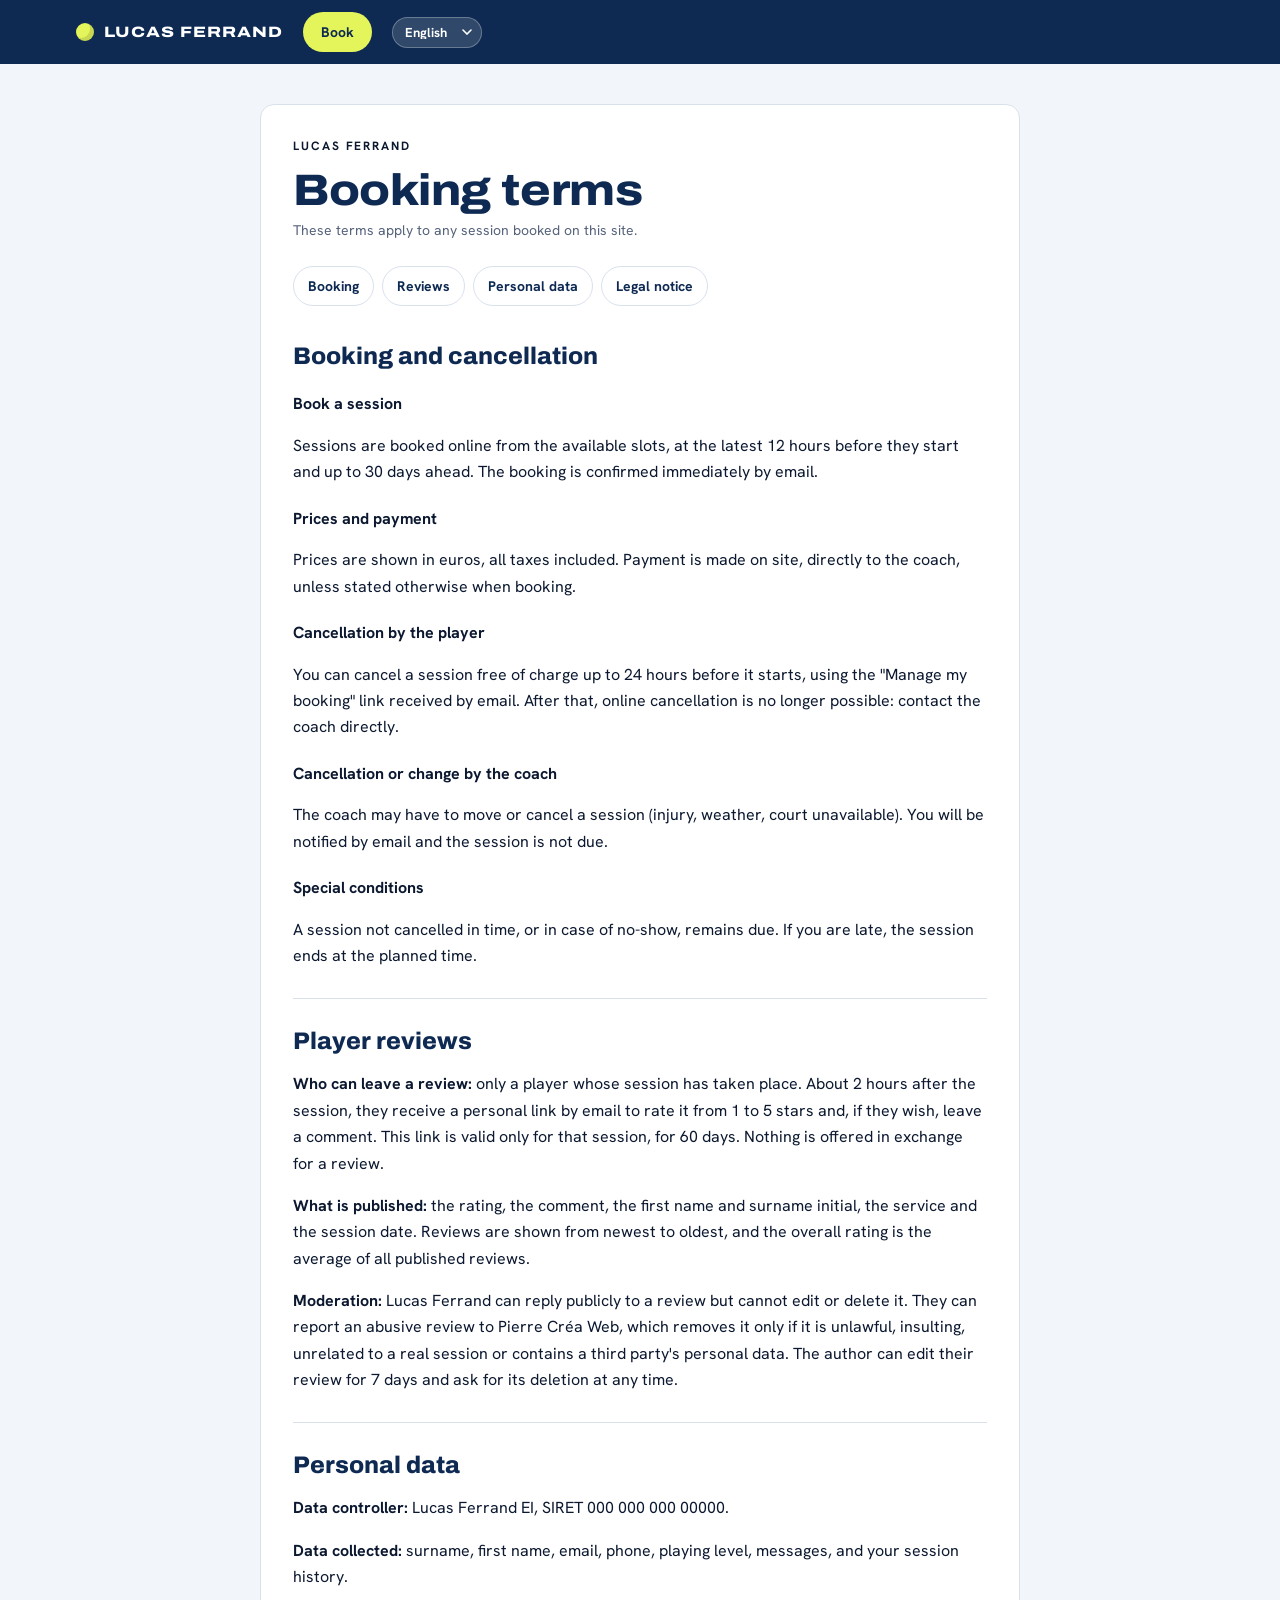
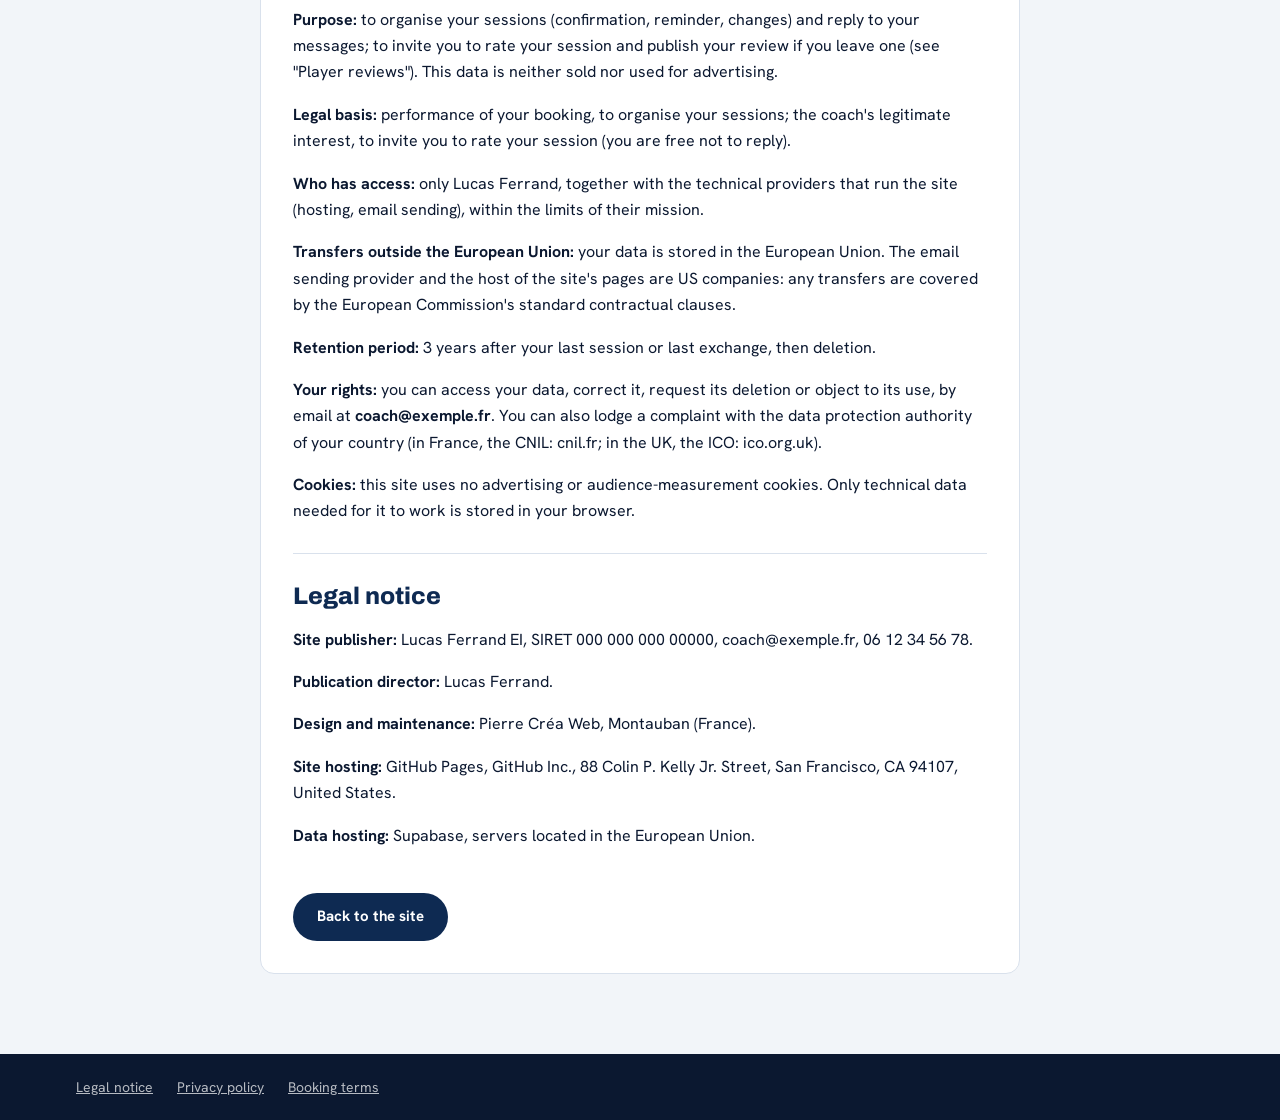
<file: conditions.html>
<!doctype html>
<html lang="fr">
<head>
<meta charset="utf-8">
<link rel="icon" href="data:image/svg+xml,%3Csvg xmlns=%27http://www.w3.org/2000/svg%27 viewBox=%270 0 64 64%27%3E%3Crect width=%2764%27 height=%2764%27 rx=%2714%27 fill=%27%230E2A52%27/%3E%3Ccircle cx=%2732%27 cy=%2732%27 r=%2716%27 fill=%27%23E4F55B%27/%3E%3C/svg%3E">
<meta name="viewport" content="width=device-width, initial-scale=1, viewport-fit=cover">
<meta name="robots" content="noindex, nofollow">
<title>Conditions de réservation</title>
<meta name="claude:viewport-fit-sides" content="cover">
<meta name="description" content="Conditions de réservation, données personnelles et mentions légales.">
<link rel="preconnect" href="https://fonts.googleapis.com">
<link rel="preconnect" href="https://fonts.gstatic.com" crossorigin>
<link id="font-link" rel="stylesheet" href="https://fonts.googleapis.com/css2?family=Archivo:wdth,wght@62..125,400..900&family=Hanken+Grotesk:wght@400;500;600;700&display=swap">
<link rel="stylesheet" href="assets/site.css?v=mwb1cx3p">
<style>
  .legal { max-width: 760px; margin: 40px auto 80px; }
  .legal .panel { padding: 32px; }
  .legal h1 { margin: 0 0 6px; }
  .legal .updated { margin: 0 0 24px; color: var(--muted); font-size: 14px; }
  .legal nav { display: flex; flex-wrap: wrap; gap: 8px; margin-bottom: 28px; }
  .legal nav a { padding: 8px 14px; border-radius: 999px; border: 1px solid var(--line); text-decoration: none; font-weight: 700; font-size: 14px; color: var(--brand); }
  .legal section { padding-top: 8px; scroll-margin-top: 90px; }
  .legal section + section { margin-top: 28px; border-top: 1px solid var(--line); padding-top: 28px; }
  .legal h2 { margin: 0 0 14px; font: 800 24px/1.2 var(--f-display); color: var(--brand); }
  .legal h3 { margin: 20px 0 6px; font-size: 16px; color: var(--ink); }
  .legal p, .legal li { line-height: 1.65; color: var(--ink); }
  .legal ul { padding-left: 20px; }
  .legal .back { display: inline-flex; margin-top: 28px; }
  @media (max-width: 560px) { .legal .panel { padding: 22px 18px; } }
</style>
</head>
<body>
<header class="topbar">
  <div class="wrap topbar__in">
    <a class="brand" href="index.html" id="brand"><span class="brand__mark" aria-hidden="true"></span><span id="brand-text">CONDITIONS</span></a>
    <a class="btn btn--ball btn--sm" href="index.html#reserver" id="book-link">Réserver</a>
  </div>
</header>
<main class="wrap">
  <article class="legal" id="legal" aria-live="polite">
    <div class="panel"><div class="skeleton"></div><div class="skeleton" style="margin-top:12px;width:60%"></div></div>
  </article>
</main>
<script src="assets/config.js?v=mwb1cx3p"></script>
<script src="assets/i18n.js?v=mwb1cx3p"></script>
<script src="assets/core.js?v=mwb1cx3p"></script>
<script src="assets/demo-data.js?v=mwb1cx3p"></script>
<script src="assets/api.js?v=mwb1cx3p"></script>
<script>
(function () {
  "use strict";
  const P = window.PCW, esc = P.esc;
  const el = document.getElementById("legal");
  const q = new URLSearchParams(location.search).get("c");
  const home = (hash = "") => `index.html${q ? "?c=" + encodeURIComponent(q) : ""}${hash}`;
  document.getElementById("brand").href = home();
  document.getElementById("book-link").href = home("#reserver");

  function hours(h) { return h ? `${h} heure${h > 1 ? "s" : ""}` : "le début de la séance"; }

  function render(site) {
    const { coach, content: c = {}, theme = {} } = site;
    const name = coach.display_name;
    const legal = c.legal_name || name;
    const email = c.email || "";
    document.title = `Conditions de réservation · ${name}`;
    document.getElementById("brand-text").textContent = theme.logo_text || name.toUpperCase();
    P.setFavicon(theme);
    const root = document.documentElement.style;
    if (P.hexToRgb(theme.primary)) { root.setProperty("--brand", theme.primary); root.setProperty("--on-brand", P.readableOn(theme.primary)); root.setProperty("--brand-2", P.mix(theme.primary, "#4F8EF7", 0.35)); }
    if (P.hexToRgb(theme.accent)) root.setProperty("--ball", theme.accent);
    const extra = String(c.conditions_extra || "").trim();
    const contactLine = email ? `par email à <strong style="user-select:all">${esc(email)}</strong>` : "via le formulaire de contact du site";

    el.innerHTML = `<div class="panel">
      <p class="eyebrow eyebrow--brand">${esc(name)}</p>
      <h1 class="h2">Conditions de réservation</h1>
      <p class="updated">Ces conditions s'appliquent à toute séance réservée sur ce site.</p>
      <nav aria-label="Sommaire"><a href="#reservation">Réservation</a><a href="#avis">Avis</a><a href="#donnees">Données personnelles</a><a href="#mentions">Mentions légales</a></nav>

      <section id="reservation">
        <h2>Réservation et annulation</h2>
        <h3>Réserver une séance</h3>
        <p>Les séances se réservent en ligne parmi les créneaux proposés, au plus tard ${hours(coach.min_notice_hours)} avant leur début et jusqu'à ${coach.max_advance_days} jours à l'avance.
        <span>${coach.auto_confirm ? "La réservation est confirmée immédiatement par email." : "La réservation est une demande : elle est confirmée par email après validation par le coach. Le créneau est bloqué en attendant."}</span></p>
        <h3>Tarifs et paiement</h3>
        <p>Les tarifs affichés sont en euros, toutes taxes comprises. Le règlement se fait sur place, directement auprès du coach, sauf indication contraire au moment de la réservation.</p>
        <h3>Annulation par le joueur</h3>
        <p>Vous pouvez annuler gratuitement une séance jusqu'à ${hours(coach.cancel_hours)} avant son début, grâce au lien « Gérer ma réservation » reçu par email. Passé ce délai, l'annulation en ligne n'est plus possible : contactez directement le coach.</p>
        <h3>Annulation ou modification par le coach</h3>
        <p>Le coach peut être amené à déplacer ou annuler une séance (blessure, conditions météo, indisponibilité du terrain). Vous êtes alors prévenu par email et la séance n'est pas due.</p>
        ${extra ? `<h3>Conditions particulières</h3><p>${esc(extra).replace(/\n/g, "<br>")}</p>` : ""}
      </section>

      <section id="avis">
        <h2>Avis des joueurs</h2>
        <p><strong>Qui peut laisser un avis :</strong> uniquement un joueur dont la séance a eu lieu. Environ 2 heures après la séance, il reçoit par email un lien personnel pour la noter de 1 à 5 étoiles et, s'il le souhaite, laisser un commentaire. Ce lien n'est valable que pour cette séance, pendant 60 jours. Aucune contrepartie n'est proposée en échange d'un avis.</p>
        <p><strong>Ce qui est publié :</strong> la note, le commentaire, le prénom et l'initiale du nom, la prestation et la date de la séance. Les avis sont affichés du plus récent au plus ancien, et la note globale est la moyenne de tous les avis publiés.</p>
        <p><strong>Contrôle :</strong> ${esc(name)} peut répondre publiquement à un avis mais ne peut ni le modifier ni le supprimer. Il peut signaler un avis abusif à Pierre Créa Web, qui le retire seulement s'il est illicite, injurieux, sans lien avec une séance réelle ou s'il contient des données personnelles d'un tiers. L'auteur peut modifier son avis pendant 7 jours et demander sa suppression à tout moment.</p>
      </section>

      <section id="donnees">
        <h2>Données personnelles</h2>
        <p><strong>Responsable du traitement :</strong> ${esc(legal)}${c.siret ? `, SIRET ${esc(c.siret)}` : ""}.</p>
        <p><strong>Données collectées :</strong> nom, prénom, email, téléphone, niveau de jeu, messages, ainsi que l'historique de vos séances.</p>
        <p><strong>Pourquoi :</strong> organiser vos séances (confirmation, rappel, modification) et répondre à vos messages ; vous proposer de noter votre séance et publier votre avis si vous en laissez un (voir « Avis des joueurs »). Ces données ne sont ni vendues ni utilisées à des fins publicitaires.</p>
        <p><strong>Base légale :</strong> l'exécution de votre réservation, pour organiser vos séances ; l'intérêt légitime du coach, pour vous proposer de noter votre séance (vous êtes libre de ne pas répondre).</p>
        <p><strong>Qui y a accès :</strong> uniquement ${esc(name)}, ainsi que les prestataires techniques qui font fonctionner le site (hébergement, envoi des emails), dans la limite de leur mission.</p>
        <p><strong>Transferts hors de l'Union européenne :</strong> vos données sont stockées dans l'Union européenne. Le prestataire d'envoi des emails et l'hébergeur des pages du site sont des sociétés américaines : les éventuels transferts sont encadrés par les clauses contractuelles types de la Commission européenne.</p>
        <p><strong>Durée de conservation :</strong> 3 ans après votre dernière séance ou votre dernier échange, puis suppression.</p>
        <p><strong>Vos droits :</strong> vous pouvez accéder à vos données, les corriger, demander leur suppression ou vous opposer à leur utilisation, ${contactLine}. Vous pouvez aussi adresser une réclamation à la CNIL (cnil.fr).</p>
        <p><strong>Cookies :</strong> ce site n'utilise aucun cookie publicitaire ni de mesure d'audience. Seules des données techniques nécessaires à son fonctionnement sont enregistrées dans votre navigateur.</p>
      </section>

      <section id="mentions">
        <h2>Mentions légales</h2>
        <p><strong>Éditeur du site :</strong> ${esc(legal)}${c.siret ? `, SIRET ${esc(c.siret)}` : ""}${email ? `, ${esc(email)}` : ""}${c.phone ? `, ${esc(c.phone)}` : ""}.</p>
        <p><strong>Directeur de la publication :</strong> ${esc(name)}.</p>
        <p><strong>Conception et maintenance :</strong> Pierre Créa Web, Montauban.</p>
        <p><strong>Hébergement du site :</strong> GitHub Pages, GitHub Inc., 88 Colin P. Kelly Jr. Street, San Francisco, CA 94107, États-Unis.</p>
        <p><strong>Hébergement des données :</strong> Supabase, serveurs situés dans l'Union européenne.</p>
      </section>
      <a class="btn btn--brand back" href="${esc(home())}">Retour au site</a>
    </div>`;
    if (location.hash) { const t = document.querySelector(location.hash); if (t) t.scrollIntoView(); }
  }

  (async function init() {
    try {
      const api = await P.backend();
      const site = await api.getSite(P.currentSlug());
      if (!site) throw new Error();
      render(site);
    } catch {
      el.innerHTML = `<div class="panel"><h1 class="h3">Page introuvable</h1><p class="muted">Ce site de coach n'existe pas ou n'est pas encore en ligne.</p></div>`;
    }
  })();
})();
</script>
</body>
</html>
</file>
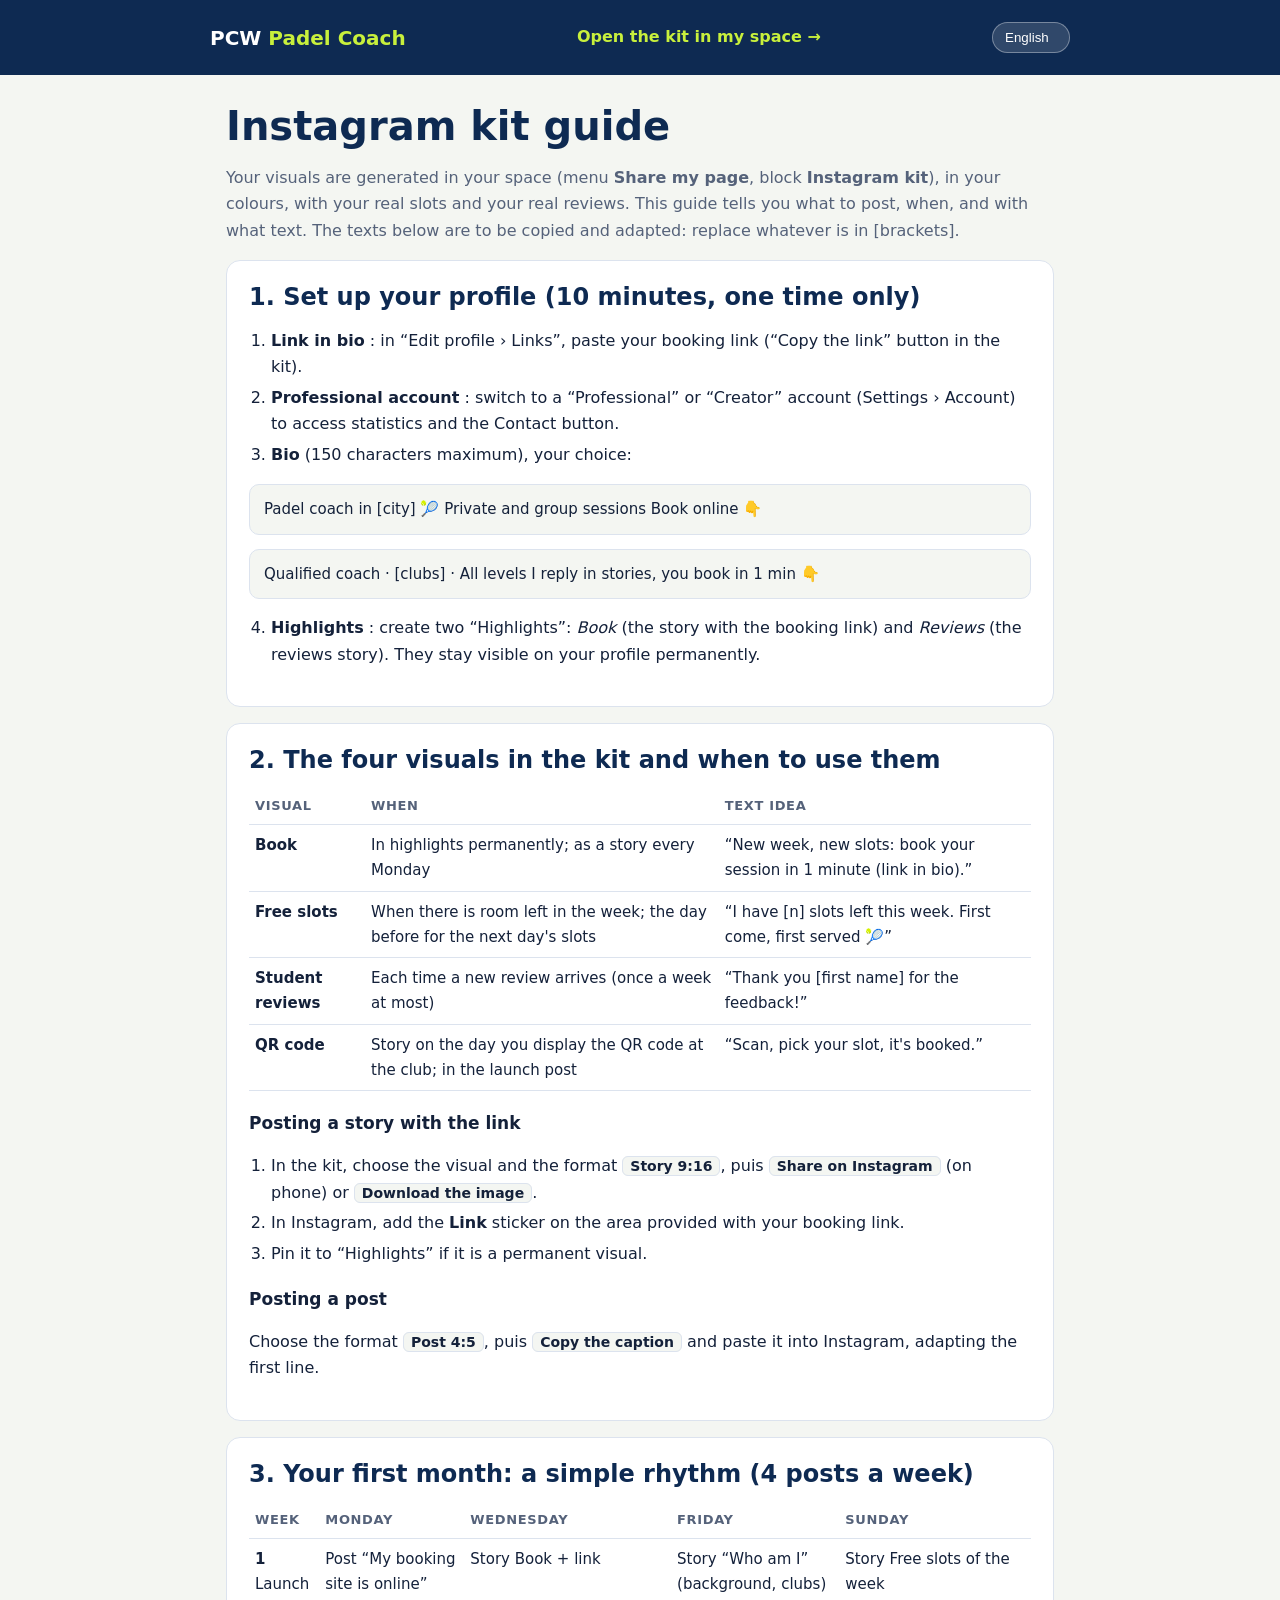
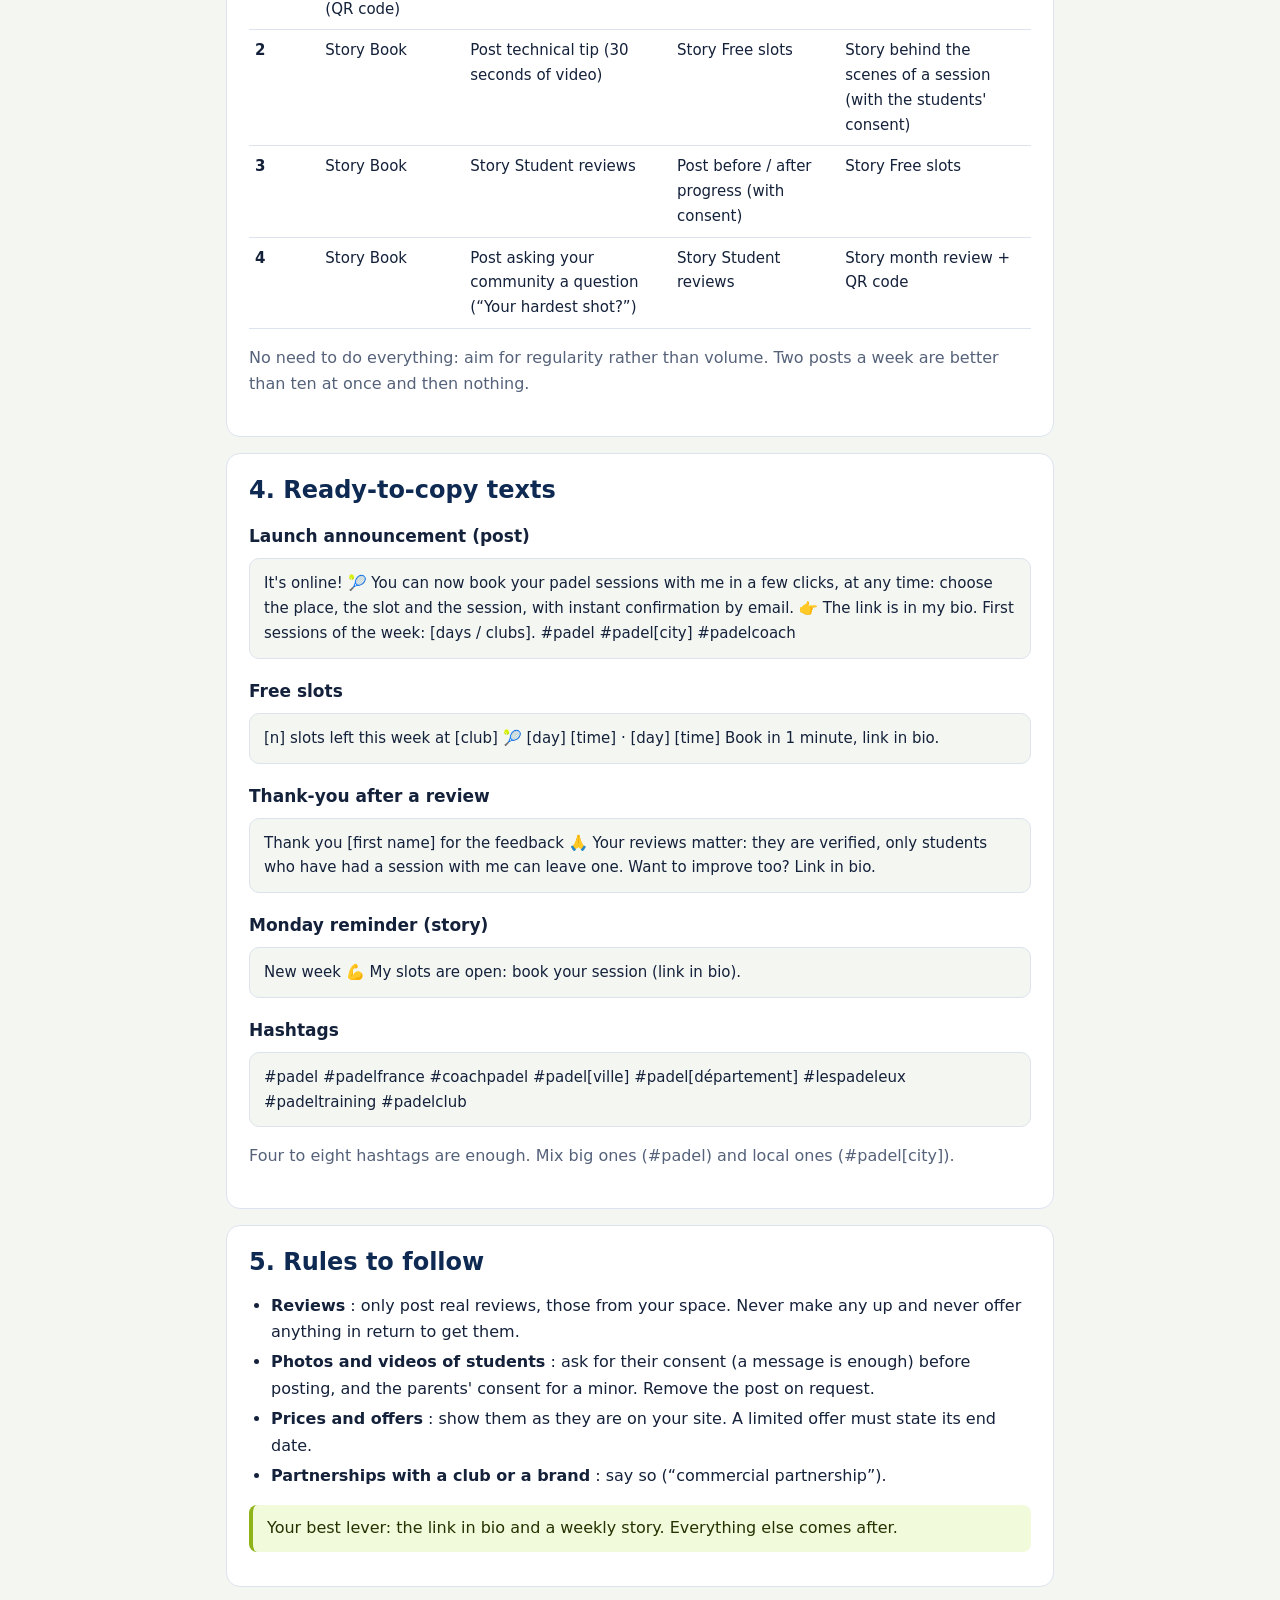
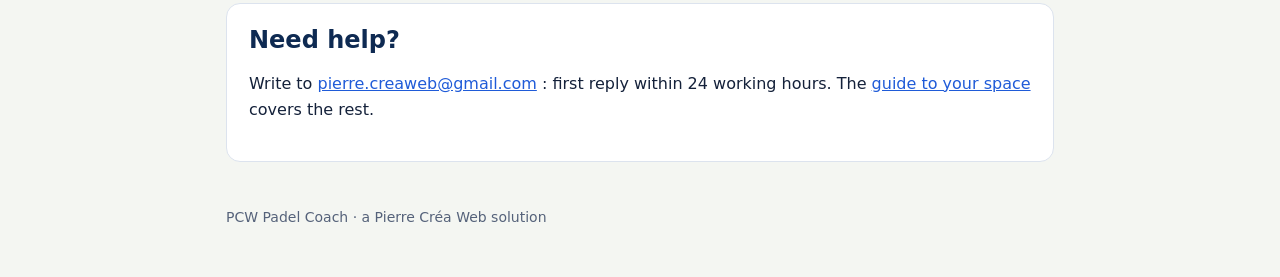
<file: kit-instagram.html>
<!doctype html>
<html lang="fr">
<head>
<meta charset="utf-8">
<link rel="icon" href="data:image/svg+xml,%3Csvg xmlns=%27http://www.w3.org/2000/svg%27 viewBox=%270 0 64 64%27%3E%3Crect width=%2764%27 height=%2764%27 rx=%2714%27 fill=%27%230E2A52%27/%3E%3Ccircle cx=%2732%27 cy=%2732%27 r=%2716%27 fill=%27%23E4F55B%27/%3E%3C/svg%3E">
<meta name="viewport" content="width=device-width, initial-scale=1, viewport-fit=cover">
<meta name="robots" content="noindex, nofollow">
<title>Guide du kit Instagram | PCW Padel Coach</title>
<style>
  :root { --brand:#0E2A52; --ball:#C8F03C; --court:#1F5BD8; --ink:#14213A; --muted:#55627A; --line:#DCE3EE; --bg:#F4F6F2; --panel:#fff; }
  @media (prefers-color-scheme: dark) { :root { --ink:#EDF1F7; --muted:#A9B4C7; --line:#2A3B58; --bg:#0B1727; --panel:#122240; --brand:#C8F03C; } }
  * { box-sizing: border-box; }
  body { margin: 0; background: var(--bg); color: var(--ink); font: 16px/1.65 "Hanken Grotesk", system-ui, -apple-system, "Segoe UI", sans-serif; }
  header { background: #0E2A52; color: #fff; padding: 22px 16px; }
  header .in, main, footer { max-width: 860px; margin: 0 auto; padding-inline: 16px; }
  header .in { padding: 0; display: flex; justify-content: space-between; gap: 12px; align-items: center; flex-wrap: wrap; }
  header b { font: 800 20px/1 "Archivo", system-ui, sans-serif; } header b i { color: #C8F03C; font-style: normal; } header a { color: #C8F03C; font-weight: 700; text-decoration: none; }
  h1 { font: 800 clamp(28px, 5vw, 40px)/1.15 "Archivo", system-ui, sans-serif; margin: 28px 0 6px; color: var(--brand); }
  h2 { font: 800 24px/1.2 "Archivo", system-ui, sans-serif; color: var(--brand); margin: 0 0 12px; } h3 { font-size: 17px; margin: 18px 0 6px; }
  section { background: var(--panel); border: 1px solid var(--line); border-radius: 14px; padding: 22px; margin: 16px 0; }
  .muted { color: var(--muted); } ol, ul { padding-left: 22px; } li { margin: 4px 0; }
  .tip { background: #F2FADC; color: #243300; border-left: 4px solid #8FB41A; border-radius: 8px; padding: 10px 14px; margin: 12px 0; }
  @media (prefers-color-scheme: dark) { .tip { background: #1d2a10; color: #E5F3B8; } }
  .copy { background: var(--bg); border: 1px solid var(--line); border-radius: 10px; padding: 12px 14px; margin: 8px 0 14px; white-space: pre-wrap; font-size: 15px; user-select: all; }
  table { width: 100%; border-collapse: collapse; font-size: 15px; } th, td { border-bottom: 1px solid var(--line); padding: 8px 6px; text-align: left; vertical-align: top; } th { color: var(--muted); font-size: 13px; text-transform: uppercase; letter-spacing: .05em; }
  .k { background: var(--bg); border: 1px solid var(--line); border-radius: 6px; padding: 1px 7px; font-weight: 700; font-size: 14px; white-space: nowrap; }
  a { color: var(--court); } @media (prefers-color-scheme: dark) { a { color: #8FB6FF; } }
  footer { padding-block: 28px 48px; color: var(--muted); font-size: 14px; }
.langsw{appearance:none;-webkit-appearance:none;background:rgba(255,255,255,.14);color:inherit;border:1px solid rgba(255,255,255,.35);border-radius:999px;font:700 13px/1 inherit;padding:7px 12px;cursor:pointer}.langsw option{color:#0E1B2C}
</style>
</head>
<body>
<header><div class="in topbar__in"><b>PCW <i>Padel Coach</i></b><a href="admin/#partager">Ouvrir le kit dans mon espace →</a></div></header>
<main>
  <h1>Guide du kit Instagram</h1>
  <p class="muted">Vos visuels sont générés dans votre espace (menu <b>Partager ma page</b>, bloc <b>Kit Instagram</b>), à vos couleurs, avec vos vrais créneaux et vos vrais avis. Ce guide vous dit quoi publier, quand, et avec quel texte. Les textes ci-dessous sont à copier et à adapter : remplacez ce qui est entre [crochets].</p>

  <section>
    <h2>1. Mettre en place votre profil (10 minutes, une seule fois)</h2>
    <ol>
      <li><b>Lien en bio</b> : dans « Modifier le profil › Liens », collez votre lien de réservation (bouton « Copier le lien » dans le kit).</li>
      <li><b>Compte professionnel</b> : passez en compte « Professionnel » ou « Créateur » (Paramètres › Compte) pour accéder aux statistiques et au bouton Contacter.</li>
      <li><b>Bio</b> (150 caractères maximum), au choix :</li>
    </ol>
    <div class="copy">Coach de padel à [ville] 🎾
Séances individuelles et collectives
Réservez en ligne 👇</div>
    <div class="copy">Coach diplômé · [clubs] · Tous niveaux
Je réponds en story, vous réservez en 1 min 👇</div>
    <ol start="4">
      <li><b>À la une</b> : créez deux « À la une » : <i>Réserver</i> (la story avec le lien de réservation) et <i>Avis</i> (la story des avis). Elles restent visibles sur votre profil en permanence.</li>
    </ol>
  </section>

  <section>
    <h2>2. Les quatre visuels du kit et quand les utiliser</h2>
    <table>
      <thead><tr><th>Visuel</th><th>Quand</th><th>Idée de texte</th></tr></thead>
      <tbody>
        <tr><td><b>Réservez</b></td><td>À la une en permanence ; en story chaque lundi</td><td>« Nouvelle semaine, nouveaux créneaux : réservez votre séance en 1 minute (lien en bio). »</td></tr>
        <tr><td><b>Créneaux libres</b></td><td>Quand il reste de la place dans la semaine ; la veille pour les créneaux du lendemain</td><td>« Il me reste [n] créneaux cette semaine. Premier arrivé, premier servi 🎾 »</td></tr>
        <tr><td><b>Avis élèves</b></td><td>Chaque fois qu'un nouvel avis arrive (une fois par semaine maximum)</td><td>« Merci [prénom] pour ce retour ! »</td></tr>
        <tr><td><b>QR code</b></td><td>Story le jour où vous affichez le QR code au club ; en post de lancement</td><td>« Scannez, choisissez votre créneau, c'est réservé. »</td></tr>
      </tbody>
    </table>
    <h3>Publier une story avec le lien</h3>
    <ol>
      <li>Dans le kit, choisissez le visuel et le format <span class="k">Story 9:16</span>, puis <span class="k">Partager sur Instagram</span> (sur téléphone) ou <span class="k">Télécharger l'image</span>.</li>
      <li>Dans Instagram, ajoutez le sticker <b>Lien</b> sur la zone prévue avec votre lien de réservation.</li>
      <li>Épinglez-la dans « À la une » si c'est un visuel permanent.</li>
    </ol>
    <h3>Publier un post</h3>
    <p>Choisissez le format <span class="k">Post 4:5</span>, puis <span class="k">Copier la légende</span> et collez-la dans Instagram, en adaptant la première ligne.</p>
  </section>

  <section>
    <h2>3. Votre premier mois : un rythme simple (4 publications par semaine)</h2>
    <table>
      <thead><tr><th>Semaine</th><th>Lundi</th><th>Mercredi</th><th>Vendredi</th><th>Dimanche</th></tr></thead>
      <tbody>
        <tr><td><b>1</b> Lancement</td><td>Post « Mon site de réservation est en ligne » (QR code)</td><td>Story Réservez + lien</td><td>Story « Qui suis-je » (parcours, clubs)</td><td>Story Créneaux libres de la semaine</td></tr>
        <tr><td><b>2</b></td><td>Story Réservez</td><td>Post conseil technique (30 secondes de vidéo)</td><td>Story Créneaux libres</td><td>Story coulisses d'une séance (avec l'accord des élèves)</td></tr>
        <tr><td><b>3</b></td><td>Story Réservez</td><td>Story Avis élèves</td><td>Post avant / après progrès (avec accord)</td><td>Story Créneaux libres</td></tr>
        <tr><td><b>4</b></td><td>Story Réservez</td><td>Post question à votre communauté (« Votre coup le plus dur ? »)</td><td>Story Avis élèves</td><td>Story bilan du mois + QR code</td></tr>
      </tbody>
    </table>
    <p class="muted">Pas besoin de tout faire : visez la régularité plutôt que le volume. Deux publications par semaine valent mieux que dix en une fois puis plus rien.</p>
  </section>

  <section>
    <h2>4. Textes prêts à copier</h2>
    <h3>Annonce du lancement (post)</h3>
    <div class="copy">C'est en ligne ! 🎾
Vous pouvez désormais réserver vos séances de padel avec moi en quelques clics, à toute heure : choix du lieu, du créneau et de la séance, confirmation immédiate par email.
👉 Le lien est en bio.
Premières séances de la semaine : [jours / clubs].
#padel #padel[ville] #coachpadel</div>
    <h3>Créneaux libres</h3>
    <div class="copy">Il reste [n] créneaux cette semaine à [club] 🎾
[jour] [heure] · [jour] [heure]
Réservez en 1 minute, lien en bio.</div>
    <h3>Remerciement après un avis</h3>
    <div class="copy">Merci [prénom] pour ce retour 🙏
Vos avis comptent : ils sont vérifiés, seuls les élèves qui ont eu une séance avec moi peuvent en laisser.
Envie de progresser aussi ? Lien en bio.</div>
    <h3>Rappel du lundi (story)</h3>
    <div class="copy">Nouvelle semaine 💪
Mes créneaux sont ouverts : réservez votre séance (lien en bio).</div>
    <h3>Hashtags</h3>
    <div class="copy">#padel #padelfrance #coachpadel #padel[ville] #padel[département] #lespadeleux #padeltraining #padelclub</div>
    <p class="muted">Quatre à huit hashtags suffisent. Mélangez grands (#padel) et locaux (#padel[ville]).</p>
  </section>

  <section>
    <h2>5. Les règles à respecter</h2>
    <ul>
      <li><b>Avis</b> : ne publiez que de vrais avis, ceux de votre espace. N'en inventez jamais et n'offrez aucune contrepartie pour en obtenir.</li>
      <li><b>Photos et vidéos d'élèves</b> : demandez leur accord (par message, c'est suffisant) avant de publier, et celui des parents pour un mineur. Retirez la publication à leur demande.</li>
      <li><b>Prix et offres</b> : affichez-les tels qu'ils sont sur votre site. Une offre limitée doit indiquer sa date de fin.</li>
      <li><b>Partenariats avec un club ou une marque</b> : mentionnez-le (« partenariat commercial »).</li>
    </ul>
    <div class="tip">Votre meilleur levier : le lien en bio et une story hebdomadaire. Tout le reste vient après.</div>
  </section>

  <section>
    <h2>Besoin d'aide ?</h2>
    <p>Écrivez à <a href="mailto:pierre.creaweb@gmail.com?subject=Kit%20Instagram">pierre.creaweb@gmail.com</a> : première réponse sous 24 heures ouvrées. Le <a href="aide.html">guide de votre espace</a> couvre le reste.</p>
  </section>
</main>
<footer>PCW Padel Coach · une solution Pierre Créa Web</footer>
<script src="assets/i18n.js?v=aff19" data-dict="admin"></script>
</body>
</html>
</file>
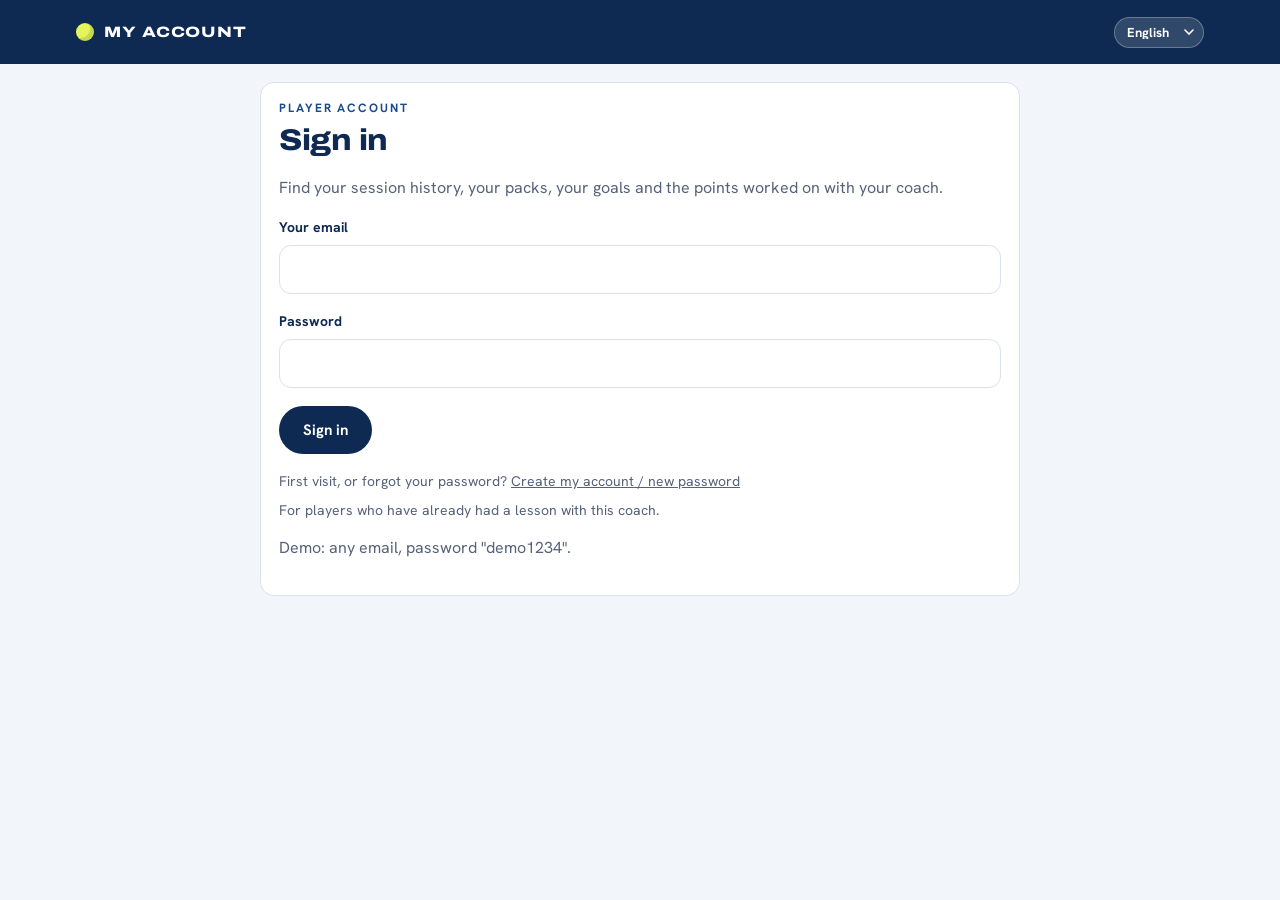
<file: mon-espace.html>
<!doctype html>
<html lang="fr">
<head>
<meta charset="utf-8">
<link rel="icon" href="data:image/svg+xml,%3Csvg xmlns=%27http://www.w3.org/2000/svg%27 viewBox=%270 0 64 64%27%3E%3Crect width=%2764%27 height=%2764%27 rx=%2714%27 fill=%27%230E2A52%27/%3E%3Ccircle cx=%2732%27 cy=%2732%27 r=%2716%27 fill=%27%23E4F55B%27/%3E%3C/svg%3E">
<meta name="viewport" content="width=device-width, initial-scale=1, viewport-fit=cover">
<meta name="robots" content="noindex, nofollow">
<title>Mon espace joueur</title>
<meta name="claude:viewport-fit-sides" content="cover">
<meta name="referrer" content="no-referrer">
<link rel="preconnect" href="https://fonts.googleapis.com">
<link rel="preconnect" href="https://fonts.gstatic.com" crossorigin>
<link id="font-link" rel="stylesheet" href="https://fonts.googleapis.com/css2?family=Archivo:wdth,wght@62..125,400..900&family=Hanken+Grotesk:wght@400;500;600;700&display=swap">
<link rel="manifest" href="manifest-espace.webmanifest">
<meta name="theme-color" content="#0E2A52">
<link rel="apple-touch-icon" href="admin/apple-touch-icon.png">
<link rel="stylesheet" href="assets/site.css?v=mwb1cx3p">
<style>
  :root { --nav-h: 68px; }
  body { padding-bottom: calc(var(--nav-h) + env(safe-area-inset-bottom, 0px) + 12px); overflow-x: hidden; }
  .space { display: grid; gap: 16px; padding: 18px 0 28px; max-width: 760px; margin: 0 auto; }
  .space h2 { margin: 0 0 12px; font: 800 19px/1.2 var(--f-display); color: var(--brand); display: flex; align-items: center; gap: 8px; }
  .space h2 svg { width: 20px; height: 20px; flex: none; color: var(--brand-2); }
  .space ul { list-style: none; margin: 0; padding: 0; display: grid; gap: 10px; }
  .space li { padding: 12px 14px; border: 1px solid var(--line); border-radius: 14px; background: #fff; }
  .space li b { color: var(--brand); }
  .space .sub { color: var(--muted); font-size: 14px; }
  .space .notes { margin: 8px 0 0; padding: 10px 12px; border-radius: 10px; background: #F4F8D6; color: var(--brand); font-size: 15px; white-space: pre-wrap; }
  .space .bar { height: 10px; border-radius: 999px; background: var(--line); overflow: hidden; margin: 8px 0 4px; }
  .space .bar > i { display: block; height: 100%; background: linear-gradient(90deg, var(--brand-2), var(--brand)); border-radius: 999px; transition: width .4s ease; }
  .space .check { display: flex; gap: 10px; align-items: flex-start; font-size: 15px; }
  .space .check input { margin-top: 4px; }
  .space .panel { padding: 18px; }

  /* barre du bas, comme une application */
  .bnav { position: fixed; left: 0; right: 0; bottom: 0; z-index: 25; display: grid; grid-template-columns: repeat(4, 1fr); background: #fff; border-top: 1px solid var(--line); padding: 6px 6px calc(6px + env(safe-area-inset-bottom, 0px)); box-shadow: 0 -6px 20px rgba(14, 42, 82, .08); }
  .bnav button { position: relative; display: grid; justify-items: center; gap: 3px; padding: 6px 2px; border: 0; background: none; color: var(--muted); font: 700 11.5px/1.1 var(--f-body); cursor: pointer; border-radius: 12px; }
  .bnav button svg { width: 24px; height: 24px; }
  .bnav button[aria-current="true"] { color: var(--brand); }
  .bnav button[aria-current="true"]::before { content: ""; position: absolute; top: -7px; width: 28px; height: 4px; border-radius: 0 0 4px 4px; background: var(--brand); }
  .bnav .dot { position: absolute; top: 2px; left: calc(50% + 6px); min-width: 18px; padding: 2px 5px; border-radius: 999px; background: #D4401E; color: #fff; font-size: 11px; text-align: center; }
  @media (min-width: 761px) { .bnav { left: 50%; right: auto; width: 520px; transform: translateX(-50%); border: 1px solid var(--line); border-bottom: 0; border-radius: 18px 18px 0 0; } }

  /* bandeau d'accueil */
  .hero { position: relative; overflow: hidden; padding: 22px 20px 20px; border-radius: 20px; color: var(--on-brand); background: linear-gradient(135deg, var(--brand) 0%, var(--brand-2) 100%); }
  .hero::after { content: ""; position: absolute; right: -34px; top: -46px; width: 118px; height: 118px; border-radius: 50%; background: radial-gradient(circle at 35% 35%, #F2FB8C, var(--ball) 55%, #C7D83A); opacity: .95; }
  .hero::before { content: ""; position: absolute; right: -10px; top: -90px; width: 150px; height: 230px; border: 3px solid rgba(255, 255, 255, .55); border-radius: 50%; transform: rotate(28deg); z-index: 1; opacity: .0; }
  .hero > * { position: relative; z-index: 2; }
  .hero .hi { margin: 0; font: 800 28px/1.1 var(--f-display); font-stretch: 108%; max-width: 62%; }
  .hero .meta { margin: 6px 0 0; color: var(--on-brand-muted); font-size: 14px; max-width: 68%; }
  .hero .chips { display: flex; flex-wrap: wrap; gap: 8px; margin-top: 14px; }
  .hero .chip { padding: 6px 11px; border-radius: 999px; background: rgba(255, 255, 255, .16); font: 700 12.5px/1 var(--f-body); }
  .next { margin-top: 16px; padding: 14px; border-radius: 16px; background: #fff; color: var(--ink); display: grid; gap: 12px; box-shadow: 0 8px 24px rgba(0, 0, 0, .18); }
  .next .lab { margin: 0; font: 700 11.5px/1 var(--f-body); letter-spacing: .14em; text-transform: uppercase; color: var(--brand-2); }
  .next .row { display: flex; gap: 14px; align-items: center; }
  .next .when { margin: 0; font: 800 17px/1.25 var(--f-display); color: var(--brand); }
  .next .cd { display: block; width: fit-content; margin: 4px 0 2px; padding: 3px 8px; border-radius: 999px; background: #F4F8D6; color: var(--brand); font: 700 12px/1 var(--f-body); }
  .next .acts { display: flex; flex-wrap: wrap; gap: 8px; }
  .next .acts a, .next .acts button { font: 700 13.5px/1 var(--f-body); }
  .hero .cta { margin-top: 16px; }

  .datetile { flex: none; width: 54px; padding: 7px 0 6px; border-radius: 12px; text-align: center; background: var(--brand); color: #fff; line-height: 1; }
  .datetile b { display: block; font: 800 22px/1 var(--f-display); color: #fff; }
  .datetile span { display: block; margin-top: 3px; font: 700 11px/1 var(--f-body); letter-spacing: .08em; text-transform: uppercase; color: var(--ball); }
  .datetile.past { background: #E9EEF5; }
  .datetile.past b { color: var(--brand); } .datetile.past span { color: var(--muted); }

  .quick { display: grid; grid-template-columns: repeat(3, 1fr); gap: 10px; }
  .quick a, .quick button { display: grid; justify-items: center; gap: 6px; padding: 12px 6px; border: 1px solid var(--line); border-radius: 14px; background: #fff; color: var(--brand); font: 700 12.5px/1.15 var(--f-body); text-align: center; text-decoration: none; cursor: pointer; }
  .quick svg { width: 24px; height: 24px; color: var(--brand-2); }

  .chipst { display: inline-block; padding: 3px 8px; border-radius: 999px; font: 700 11.5px/1.2 var(--f-body); background: #E7F6EE; color: var(--ok); vertical-align: 1px; }
  .chipst.warn { background: #FFF1D6; color: var(--warn); }
  .chipst.off { background: #EEF0F3; color: var(--muted); }
  .chipst.err { background: #FDECEA; color: var(--err); }
  .item { display: flex; gap: 12px; align-items: flex-start; }
  .item .body { min-width: 0; flex: 1; }
  .item .body b { display: block; }
  .space .stat { padding: 12px; border: 1px solid var(--line); border-radius: 14px; background: #fff; }
  .space .grid2 { display: grid; grid-template-columns: repeat(2, 1fr); gap: 10px; }
  .space .stat { display: flex; gap: 10px; align-items: center; background: #F7F9FC; }
  .space .stat svg { width: 30px; height: 30px; flex: none; padding: 6px; border-radius: 10px; background: #fff; color: var(--brand-2); border: 1px solid var(--line); }
  .space .stat b { display: block; font: 800 22px/1.05 var(--f-display); color: var(--brand); }
  .space .stat span { color: var(--muted); font-size: 12.5px; line-height: 1.2; display: block; }
  .space .badges { display: grid; grid-template-columns: repeat(3, 1fr); gap: 8px; margin-top: 14px; }
  .space .badge { display: grid; justify-items: center; gap: 4px; padding: 10px 4px; border-radius: 14px; background: #F4F8D6; color: var(--brand); font: 700 11.5px/1.15 var(--f-body); text-align: center; }
  .space .badge i { font-style: normal; font-size: 22px; line-height: 1; }
  .space .badge.off { background: #F0F2F5; color: #8a93a3; font-weight: 500; }
  .space .badge.off i { filter: grayscale(1); opacity: .45; }
  .space .badge.inl { display: inline-block; padding: 3px 8px; border-radius: 999px; font-size: 11.5px; }
  .space .slotbtns { display: flex; flex-wrap: wrap; gap: 8px; margin-top: 10px; }
  .space .slotbtns button, .space .linkbtn { border: 1px solid var(--line); background: #fff; border-radius: 999px; padding: 9px 14px; font: 600 14px/1.2 inherit; color: var(--brand); cursor: pointer; }
  .space .slotbtns button[aria-pressed="true"] { background: var(--brand); color: #fff; border-color: var(--brand); }
  .space .row2 { display: flex; flex-wrap: wrap; gap: 10px; align-items: center; margin-top: 8px; }
  .space select, .space input[type=date], .space input[type=text], .space input[type=email], .space input[type=tel], .space input[type=password], .space textarea { width: 100%; padding: 11px 12px; border: 1px solid var(--line); border-radius: 12px; font: inherit; background: #fff; }
  .space label.f { display: block; margin: 10px 0 4px; font-weight: 600; font-size: 14px; }
  .space .alert { margin: 10px 0 0; }
  .space .banner { padding: 12px 14px; border-radius: 14px; background: #FFF4D6; color: #5a4300; font-size: 15px; border: 1px solid #F3DFA3; }
  .space .thread { display: grid; gap: 8px; max-height: 52vh; overflow-y: auto; padding: 4px 2px; }
  .space .msg { max-width: 85%; padding: 9px 12px; border-radius: 16px 16px 16px 4px; background: #eef1ee; white-space: pre-wrap; font-size: 15px; }
  .space .msg.me { justify-self: end; border-radius: 16px 16px 4px 16px; background: var(--brand); color: #fff; }
  .space .msg small { display: block; opacity: .7; font-size: 11px; margin-top: 3px; }
  .space .qr { display: flex; flex-wrap: wrap; gap: 8px; margin: 10px 0 0; }
  .space .qr button { border: 1px solid var(--line); background: #fff; color: var(--brand); border-radius: 999px; padding: 7px 12px; font: 600 13px/1.2 inherit; cursor: pointer; }
  .space .skill { display: grid; grid-template-columns: 1fr auto; gap: 4px 12px; align-items: center; padding: 10px 0; border-bottom: 1px solid var(--line); }
  .space .skill:last-child { border-bottom: 0; }
  .space .dots i { display: inline-block; width: 12px; height: 12px; margin-left: 3px; border-radius: 50%; background: var(--line); }
  .space .dots i.on { background: var(--brand); }
  .space .danger { border-color: #e7b4b4; }
  .space .btn--danger { background: #b3261e; color: #fff; }
  .space .gl { display: flex; gap: 8px; flex-wrap: wrap; margin-top: 8px; }
  .space .gl a, .space .gl button { font-size: 13px; }
  .space .gl a { padding: 6px 10px; border-radius: 999px; background: #EEF3FA; color: var(--brand); text-decoration: none; font-weight: 700; }
  .radar { display: block; width: 100%; max-width: 340px; margin: 0 auto; }
  .legend { display: flex; justify-content: center; gap: 16px; font-size: 12.5px; color: var(--muted); margin-top: 4px; }
  .legend i { display: inline-block; width: 12px; height: 12px; margin-right: 5px; border-radius: 3px; vertical-align: -1px; }
  .ring { flex: none; width: 56px; height: 56px; }
  .lvl { display: flex; gap: 14px; align-items: center; padding: 12px; margin-bottom: 14px; border-radius: 14px; background: #F4F8D6; color: var(--brand); }
  .lvl b { font: 800 18px/1.1 var(--f-display); }
  .moreline { text-align: center; margin-top: 12px; }
  .space .skeleton { min-height: 18px; }
</style>
</head>
<body>
<header class="topbar">
  <div class="wrap topbar__in">
    <a class="brand" href="index.html" id="brand"><span class="brand__mark" aria-hidden="true"></span><span id="brand-text">MON ESPACE</span></a>
  </div>
</header>
<main class="wrap">
  <div class="space" id="space" aria-live="polite"><div class="panel"><div class="skeleton"></div><div class="skeleton" style="margin-top:12px;width:60%"></div></div></div>
</main>
<script src="assets/config.js?v=mwb1cx3p"></script>
<script src="assets/i18n.js?v=mwb1cx3p"></script>
<script src="assets/core.js?v=mwb1cx3p"></script>
<script src="assets/demo-data.js?v=mwb1cx3p"></script>
<script src="assets/api.js?v=mwb1cx3p"></script>
<script>
(function () {
  "use strict";
  const P = window.PCW, esc = P.esc;
  const el = document.getElementById("space");
  const params = new URLSearchParams(location.search);
  const act = params.get("a") || "";
  const unsub = params.get("u") || "";
  const slug = params.get("c") || P.currentSlug();
  const cq = params.get("c") ? "?c=" + encodeURIComponent(params.get("c")) : "";
  const cq2 = params.get("c") ? "&c=" + encodeURIComponent(params.get("c")) : "";
  const home = `index.html${cq}`;
  document.getElementById("brand").href = home;
  const KEY = "pcw-player-" + slug;
  let api, data = null, lastEmail = "", session = "", mode = params.get("m") === "ask" ? "ask" : "login", busy = false, err = "", info = "", done = false;
  let tab = ["home", "progress", "messages", "settings"].includes(params.get("tab")) ? params.get("tab") : "home";
  const ui = { sid: "", slots: null, slotsFor: "", more: false, pick: "", wlDate: "", note: "", noteErr: "", installEvt: null, exportBusy: false, confirmDel: false };
  const ST = { confirmed: "Confirmée", pending: "À valider", completed: "Terminée", no_show: "Absent" };
  const SKILL_LIST = ["Service", "Volée", "Bandeja", "Víbora", "Smash", "Chiquita", "Bajada", "Défense (vitres)", "Lob", "Déplacements", "Tactique"];
  const getS = () => { try { return localStorage.getItem(KEY) || ""; } catch { return ""; } };
  const setS = (v) => { try { v ? localStorage.setItem(KEY, v) : localStorage.removeItem(KEY); } catch {} };
  const errBox = () => err ? `<p class="alert alert--err" role="alert">${esc(err)}</p>` : "";
  const btn = (t) => `<div class="actions" style="margin-top:12px"><button class="btn btn--brand" type="submit" ${busy ? "disabled" : ""}>${busy ? "Un instant…" : t}</button></div>`;
  const euro = (c) => P.fmtPrice(c);

  // ------------------------------------------------------------ connexion ---
  function loginView() {
    if (mode === "ask") return `<div class="panel">
      <p class="eyebrow eyebrow--brand">Espace joueur</p>
      <h1 class="h2" style="font-size:30px">Créer mon espace ou mot de passe oublié</h1>
      <p class="muted">L'espace joueur est réservé aux personnes qui ont déjà pris au moins un cours avec ce coach. Indiquez l'adresse email utilisée pour la séance : nous vous envoyons un lien pour choisir votre mot de passe.</p>
      ${info ? `<p class="alert alert--ok" role="status">${esc(info)}</p>` : `<form id="ask" class="field" novalidate><label for="em">Votre email</label><input id="em" type="email" autocomplete="email" required maxlength="200" value="${esc(lastEmail)}">${errBox()}${btn("Recevoir le lien")}</form>`}
      <p style="margin:14px 0 0"><a href="#" data-mode="login">← Retour à la connexion</a></p></div>`;
    return `<div class="panel">
      <p class="eyebrow eyebrow--brand">Espace joueur</p>
      <h1 class="h2" style="font-size:30px">Connexion</h1>
      <p class="muted">Retrouvez votre historique de séances, vos packs, vos objectifs et les points travaillés avec votre coach.</p>
      <form id="login" class="field" novalidate>
        <label for="l-email">Votre email</label><input id="l-email" type="email" autocomplete="username" required maxlength="200" value="${esc(lastEmail)}">
        <label for="l-pass" style="margin-top:10px">Mot de passe</label><input id="l-pass" type="password" autocomplete="current-password" required maxlength="100">
        ${errBox()}${btn("Me connecter")}</form>
      <p style="margin:16px 0 0" class="sub">Première visite, ou mot de passe oublié ? <a href="#" data-mode="ask">Créer mon espace / nouveau mot de passe</a></p>
      <p class="sub" style="margin:6px 0 0">Réservé aux joueurs ayant déjà pris un cours avec ce coach.</p>
      ${slug === "demo" ? `<p class="muted" style="margin-top:14px">Démo : n'importe quel email, mot de passe « demo1234 ».</p>` : ""}</div>`;
  }
  function activateView() {
    if (done) return `<div class="panel"><h1 class="h3">Mot de passe enregistré</h1><p class="muted">Votre espace est prêt.</p><a class="btn btn--brand" href="mon-espace.html${cq}">Ouvrir mon espace</a></div>`;
    return `<div class="panel">
      <p class="eyebrow eyebrow--brand">Espace joueur</p>
      <h1 class="h2" style="font-size:30px">Choisissez votre mot de passe</h1>
      <p class="muted">Au moins 8 caractères. Vous l'utiliserez avec votre email pour vous connecter, sans recevoir de nouveau lien.</p>
      <form id="setpw" class="field" novalidate>
        <label for="p1">Mot de passe</label><input id="p1" type="password" autocomplete="new-password" minlength="8" required maxlength="72">
        <label for="p2" style="margin-top:10px">Confirmez le mot de passe</label><input id="p2" type="password" autocomplete="new-password" minlength="8" required maxlength="72">
        ${errBox()}${btn("Enregistrer et entrer")}</form></div>`;
  }
  function unsubView() {
    return `<div class="panel"><p class="eyebrow eyebrow--brand">Annonces de stages</p>
      <h1 class="h2" style="font-size:30px">${info ? "C'est noté" : "Ne plus recevoir les annonces"}</h1>
      <p class="muted">${info ? esc(info) : "Cliquez pour ne plus recevoir par email les annonces de stages. Les emails liés à vos réservations continuent d'être envoyés."}</p>
      ${info ? "" : `<form id="unsub">${errBox()}${btn("Ne plus recevoir les annonces")}</form>`}
      <p style="margin:14px 0 0"><a href="${home}">Retour au site</a></p></div>`;
  }

  // -------------------------------------------------------------- agenda ---
  const icsDate = (d) => new Date(d).toISOString().replace(/[-:]/g, "").replace(/\.\d{3}/, "");
  const icsText = (v) => String(v || "").replace(/\\/g, "\\\\").replace(/\n/g, "\\n").replace(/;/g, "\;").replace(/,/g, "\\,");
  function buildIcs(list) {
    const L = ["BEGIN:VCALENDAR", "VERSION:2.0", "PRODID:-//PCW Padel Coach//Espace joueur//FR", "CALSCALE:GREGORIAN"];
    list.forEach((u, i) => L.push("BEGIN:VEVENT", `UID:${icsDate(u.starts_at)}-${i}@pcw-padel`, `DTSTAMP:${icsDate(new Date())}`, `DTSTART:${icsDate(u.starts_at)}`, `DTEND:${icsDate(u.ends_at)}`,
      `SUMMARY:${icsText(u.service_name + " avec " + data.coach.display_name)}`, ...(u.location ? [`LOCATION:${icsText([u.location, u.address].filter(Boolean).join(", "))}`] : []), "END:VEVENT"));
    L.push("END:VCALENDAR");
    return L.join("\r\n");
  }
  function download(name, text, type) {
    const a = document.createElement("a");
    a.href = URL.createObjectURL(new Blob([text], { type: type || "text/calendar;charset=utf-8" }));
    a.download = name; document.body.appendChild(a); a.click();
    setTimeout(() => { URL.revokeObjectURL(a.href); a.remove(); }, 500);
  }
  const gcal = (u) => "https://calendar.google.com/calendar/render?action=TEMPLATE&text=" + encodeURIComponent(u.service_name + " avec " + data.coach.display_name)
    + "&dates=" + icsDate(u.starts_at) + "/" + icsDate(u.ends_at) + (u.location ? "&location=" + encodeURIComponent([u.location, u.address].filter(Boolean).join(", ")) : "");

  // --------------------------------------------------------------- icônes ---
  const IC = (d) => `<svg viewBox="0 0 24 24" fill="none" stroke="currentColor" stroke-width="2" stroke-linecap="round" stroke-linejoin="round" aria-hidden="true">${d}</svg>`;
  const ICON = {
    home: IC('<path d="M3 11l9-8 9 8"/><path d="M5 10v10h14V10"/>'),
    chart: IC('<path d="M4 20V10"/><path d="M10 20V4"/><path d="M16 20v-7"/><path d="M22 20H2"/>'),
    chat: IC('<path d="M21 12a8 8 0 0 1-11.6 7.1L3 21l1.9-5.4A8 8 0 1 1 21 12z"/>'),
    gear: IC('<circle cx="12" cy="12" r="3"/><path d="M19.4 15a1.7 1.7 0 0 0 .3 1.8l.1.1a2 2 0 1 1-2.8 2.8l-.1-.1a1.7 1.7 0 0 0-1.8-.3 1.7 1.7 0 0 0-1 1.5V21a2 2 0 1 1-4 0v-.1a1.7 1.7 0 0 0-1.1-1.5 1.7 1.7 0 0 0-1.8.3l-.1.1a2 2 0 1 1-2.8-2.8l.1-.1a1.7 1.7 0 0 0 .3-1.8 1.7 1.7 0 0 0-1.5-1H3a2 2 0 1 1 0-4h.1a1.7 1.7 0 0 0 1.5-1.1 1.7 1.7 0 0 0-.3-1.8l-.1-.1a2 2 0 1 1 2.8-2.8l.1.1a1.7 1.7 0 0 0 1.8.3H9a1.7 1.7 0 0 0 1-1.5V3a2 2 0 1 1 4 0v.1a1.7 1.7 0 0 0 1 1.5 1.7 1.7 0 0 0 1.8-.3l.1-.1a2 2 0 1 1 2.8 2.8l-.1.1a1.7 1.7 0 0 0-.3 1.8V9a1.7 1.7 0 0 0 1.5 1H21a2 2 0 1 1 0 4h-.1a1.7 1.7 0 0 0-1.5 1z"/>'),
    cal: IC('<rect x="3" y="4" width="18" height="17" rx="2"/><path d="M16 2v4M8 2v4M3 10h18"/>'),
    clock: IC('<circle cx="12" cy="12" r="9"/><path d="M12 7v5l3 2"/>'),
    flame: IC('<path d="M12 22c4 0 7-2.7 7-6.5 0-3-2-5-3.5-7-.5 1.5-1.5 2.5-2.5 2.5 0-4-2-6-3.5-8C9 8 5 11 5 15.5 5 19.3 8 22 12 22z"/>'),
    ball: IC('<circle cx="12" cy="12" r="9"/><path d="M5.5 5.5c3 3 3 10 0 13M18.5 5.5c-3 3-3 10 0 13"/>'),
    target: IC('<circle cx="12" cy="12" r="9"/><circle cx="12" cy="12" r="5"/><circle cx="12" cy="12" r="1"/>'),
    pack: IC('<rect x="3" y="7" width="18" height="13" rx="2"/><path d="M8 7V5a2 2 0 0 1 2-2h4a2 2 0 0 1 2 2v2M3 13h18"/>'),
    trophy: IC('<path d="M8 21h8M12 17v4M7 4h10v5a5 5 0 0 1-10 0V4z"/><path d="M17 5h3v2a3 3 0 0 1-3 3M7 5H4v2a3 3 0 0 0 3 3"/>'),
    pin: IC('<path d="M12 22s7-6.2 7-12a7 7 0 1 0-14 0c0 5.8 7 12 7 12z"/><circle cx="12" cy="10" r="2.5"/>'),
    plus: IC('<path d="M12 5v14M5 12h14"/>'),
    star: IC('<path d="M12 3l2.7 5.6 6.1.9-4.4 4.3 1 6.1L12 17l-5.4 2.9 1-6.1L3.2 9.5l6.1-.9z"/>'),
  };
  const dayPart = (iso, tz, o) => new Intl.DateTimeFormat((window.PCW_I18N && window.PCW_I18N.locale) || "fr-FR", Object.assign({ timeZone: tz }, o)).format(new Date(iso));
  const tile = (iso, tz, past) => `<div class="datetile ${past ? "past" : ""}" aria-hidden="true"><b>${esc(dayPart(iso, tz, { day: "numeric" }))}</b><span>${esc(dayPart(iso, tz, { month: "short" }).replace(".", ""))}</span></div>`;
  const ymdMs = (s) => Date.parse(s + "T12:00:00Z");
  function countdown(iso, tz) {
    const d = Math.round((ymdMs(P.localYmd(new Date(iso), tz)) - ymdMs(P.localYmd(new Date(), tz))) / 864e5);
    return d <= 0 ? "Aujourd'hui" : d === 1 ? "Demain" : "Dans " + d + " jours";
  }
  const mapsUrl = (u) => (u.address || u.location) ? "https://www.google.com/maps/search/?api=1&query=" + encodeURIComponent([u.location, u.address].filter(Boolean).join(", ")) : "";
  const statusChip = (s) => `<span class="chipst ${s === "confirmed" || s === "completed" ? "" : s === "pending" ? "warn" : s === "no_show" ? "err" : "off"}">${esc(ST[s] || s)}</span>`;

  // --------------------------------------------------------------- vues ---
  const barHtml = (pct, label) => `<div class="bar" role="img" aria-label="${esc(label)}"><i style="width:${pct}%"></i></div>`;
  function packAlerts() {
    const out = [];
    const today = new Date().toISOString().slice(0, 10), in14 = new Date(Date.now() + 14 * 864e5).toISOString().slice(0, 10);
    data.packs.forEach((k) => {
      const left = k.sessions_total - k.sessions_used;
      if (left <= 0 || (k.expires_at && k.expires_at < today)) return;
      if (k.sessions_total > 1 && left === 1) out.push(`Il ne vous reste plus qu'<b>une séance</b> sur votre pack « ${esc(k.name)} ».`);
      if (k.expires_at && k.expires_at <= in14) out.push(`Votre pack « ${esc(k.name)} » expire le <b>${esc(P.fmtYmd(k.expires_at))}</b> (${left} séance${left > 1 ? "s" : ""} restante${left > 1 ? "s" : ""}).`);
    });
    return out.length ? `<div class="banner" role="status">${out.map((t) => `<div>${t}</div>`).join("")}<div style="margin-top:8px"><a href="${home}#packs">Reprendre un pack</a></div></div>` : "";
  }
  function quickBook(tz) {
    const sv = data.services || [];
    if (!sv.length) return "";
    if (!ui.sid) ui.sid = (data.last_service && data.last_service.service_id) || sv[0].id;
    const cur = sv.find((x) => x.id === ui.sid) || sv[0];
    let slotsHtml;
    if (ui.slots === null) slotsHtml = `<div class="skeleton" style="height:40px;margin-top:10px"></div>`;
    else if (!ui.slots.length) slotsHtml = `<p class="muted" style="margin:10px 0 0">Aucun créneau libre dans les 14 prochains jours.</p>`;
    else {
      const list = ui.slots.slice(0, ui.more ? 24 : 6);
      slotsHtml = `<div class="slotbtns">${list.map((s) => `<button type="button" data-slot="${esc(s.starts_at)}" aria-pressed="${ui.pick === s.starts_at}">${esc(P.fmtDate(s.starts_at, tz, "short"))} · ${esc(P.fmtTime(s.starts_at, tz))}</button>`).join("")}
        ${!ui.more && ui.slots.length > 6 ? `<button type="button" data-action="more-slots">Plus de créneaux</button>` : ""}</div>
        ${ui.pick ? `<div class="row2"><span><b>${esc(cur.name)}</b> · ${esc(P.fmtDate(ui.pick, tz))}, ${esc(P.fmtTime(ui.pick, tz))}${cur.price_cents ? " · " + esc(euro(cur.price_cents)) + " à régler sur place" : ""}</span>
          <button type="button" class="btn btn--brand" data-action="book-now" ${busy ? "disabled" : ""}>${busy ? "Réservation…" : "Confirmer la réservation"}</button></div>` : ""}`;
    }
    const wl = (data.waitlist || []);
    return `<div class="panel" id="quick-book"><h2>${ICON.plus}Réserver en 1 clic</h2>
      <p class="sub" style="margin:0">Vos coordonnées sont déjà enregistrées : choisissez une prestation et un créneau.</p>
      <label class="f" for="q-sv">Prestation</label>
      <select id="q-sv">${sv.map((x) => `<option value="${esc(x.id)}" ${x.id === cur.id ? "selected" : ""}>${esc(x.name)}${x.duration_minutes ? " · " + x.duration_minutes + " min" : ""}${x.price_cents ? " · " + esc(euro(x.price_cents)) : ""}</option>`).join("")}</select>
      ${slotsHtml}${ui.note ? `<p class="alert alert--ok" role="status">${ui.note}</p>` : ""}${ui.noteErr ? `<p class="alert alert--err" role="alert">${esc(ui.noteErr)}</p>` : ""}
      <h3 style="margin:18px 0 4px;font-size:16px">Le créneau voulu n'est pas libre ?</h3>
      <p class="sub" style="margin:0">Choisissez un jour : vous recevez un email si une place se libère.</p>
      <div class="row2"><input type="date" id="wl-date" value="${esc(ui.wlDate)}" min="${new Date().toISOString().slice(0, 10)}" style="max-width:200px"><button type="button" class="linkbtn" data-action="wl-add">Me prévenir</button></div>
      ${wl.length ? `<ul style="margin-top:12px">${wl.map((w) => `<li>${esc(w.service_name || "Séance")} · ${esc(P.fmtYmd(w.wanted_date))} <span class="sub">· ${w.status === "notified" ? "place libérée, un email vous a été envoyé" : "en attente"}</span> ${w.status === "waiting" ? `<button type="button" class="linkbtn" style="padding:4px 8px;margin-left:6px" data-action="wl-cancel" data-id="${esc(w.id)}">Annuler</button>` : ""}</li>`).join("")}</ul>` : ""}</div>`;
  }
  function packCard(k) {
    const left = k.sessions_total - k.sessions_used, pct = Math.round(100 * k.sessions_used / k.sessions_total);
    const exp = k.expires_at && k.expires_at < new Date().toISOString().slice(0, 10);
    const r = 22, c = 2 * Math.PI * r, off = c * (1 - Math.min(1, k.sessions_used / k.sessions_total));
    return `<li><div class="item"><svg class="ring" viewBox="0 0 56 56" role="img" aria-label="${Math.max(0, left)} séances restantes"><circle cx="28" cy="28" r="${r}" fill="none" stroke="var(--line)" stroke-width="6"/><circle cx="28" cy="28" r="${r}" fill="none" stroke="var(--brand)" stroke-width="6" stroke-linecap="round" stroke-dasharray="${c.toFixed(1)}" stroke-dashoffset="${off.toFixed(1)}" transform="rotate(-90 28 28)"/><text x="28" y="33" text-anchor="middle" font-size="15" font-weight="800" fill="var(--brand)">${Math.max(0, left)}</text></svg>
      <div class="body"><b>${esc(k.name)}</b> ${exp ? '<span class="chipst off">Expiré</span>' : left <= 0 ? '<span class="chipst off">Terminé</span>' : k.payment_status === "unpaid" ? '<span class="chipst warn">À régler au coach</span>' : ""}
      <span class="sub">${k.sessions_used} utilisée${k.sessions_used > 1 ? "s" : ""} sur ${k.sessions_total} · <b>${Math.max(0, left)} restante${left > 1 ? "s" : ""}</b>${k.expires_at ? "<br>Valable jusqu'au " + esc(P.fmtYmd(k.expires_at)) : ""}</span></div></div></li>`;
  }
  function homeTab() {
    const tz = data.coach.timezone || "Europe/Paris";
    const site = `index.html?c=${encodeURIComponent(data.coach.slug)}`;
    const nDone = data.stats ? data.stats.total : data.history.filter((h) => h.status !== "no_show").length;
    const nx = data.upcoming[0], rest = data.upcoming.slice(1);
    const streak = data.stats ? data.stats.streak_weeks : 0;
    const nextBlock = nx ? `<div class="next"><p class="lab">Prochaine séance</p>
        <div class="row">${tile(nx.starts_at, tz)}<div><p class="when">${esc(P.fmtDate(nx.starts_at, tz))}, ${esc(P.fmtTime(nx.starts_at, tz))}<span class="cd">${esc(countdown(nx.starts_at, tz))}</span></p>
          <span class="sub">${esc(nx.service_name)}${nx.location ? " · " + esc(nx.location) : ""} · ${statusChip(nx.status)}</span></div></div>
        <div class="acts"><a class="btn btn--sm btn--ghost" href="${esc(gcal(nx))}" target="_blank" rel="noopener">Agenda</a>
          ${mapsUrl(nx) ? `<a class="btn btn--sm btn--ghost" href="${esc(mapsUrl(nx))}" target="_blank" rel="noopener">Itinéraire</a>` : ""}
          <a class="btn btn--sm btn--ghost" href="reservation.html?t=${esc(nx.cancel_token)}${cq2}">Gérer ou annuler</a></div></div>`
      : `<a class="btn btn--ball cta" href="#quick-book" data-action="goto-book">Réserver une séance</a>`;
    return `
      <div class="hero"><h1 class="hi">Bonjour ${esc(data.player.first_name)}</h1>
        <p class="meta">${nDone} séance${nDone > 1 ? "s" : ""} avec ${esc(data.coach.display_name)}${data.player.level ? " · niveau " + esc(data.player.level) : ""}</p>
        ${streak >= 2 ? `<div class="chips"><span class="chip">🔥 ${streak} semaines d'affilée</span></div>` : ""}
        ${nextBlock}</div>
      <div class="quick">
        <button type="button" data-action="goto-book">${ICON.plus}Réserver</button>
        <button type="button" data-tab="messages">${ICON.chat}Écrire au coach</button>
        <a href="${site}#reserver">${ICON.cal}Tout le planning</a></div>
      ${packAlerts()}
      ${rest.length ? `<div class="panel"><h2>${ICON.cal}Séances à venir</h2><ul>${rest.map((u, i) => `<li><div class="item">${tile(u.starts_at, tz)}<div class="body"><b>${esc(u.service_name)}</b> ${statusChip(u.status)}<br>
          <span class="sub">${esc(P.fmtDate(u.starts_at, tz))}, ${esc(P.fmtTime(u.starts_at, tz))} – ${esc(P.fmtTime(u.ends_at, tz))}${u.location ? " · " + esc(u.location) : ""}</span>
          <div class="gl"><a href="reservation.html?t=${esc(u.cancel_token)}${cq2}">Gérer ou annuler</a> <a href="${esc(gcal(u))}" target="_blank" rel="noopener">Google Agenda</a> <button type="button" class="linkbtn" style="padding:4px 10px" data-action="ics" data-i="${i + 1}">.ics</button></div></div></div></li>`).join("")}</ul></div>` : ""}
      ${data.upcoming.length ? `<div style="text-align:center"><button type="button" class="linkbtn" data-action="ics-all">Ajouter ${data.upcoming.length > 1 ? "toutes mes séances" : "ma séance"} à mon agenda (Apple / Outlook)</button></div>` : ""}
      ${quickBook(tz)}
      ${data.packs.length ? `<div class="panel" id="packs"><h2>${ICON.pack}Mes packs de séances</h2><ul>${data.packs.map(packCard).join("")}</ul></div>` : ""}
      ${data.stages.length ? `<div class="panel"><h2>${ICON.trophy}Mes stages</h2><ul>${data.stages.map((s) => `<li><div class="item">${tile(s.starts_at, tz)}<div class="body"><b>${esc(s.title)}</b> ${s.status === "confirmed" ? '<span class="chipst">Confirmé</span>' : '<span class="chipst warn">En attente</span>'}<br><span class="sub">${esc(P.fmtDate(s.starts_at, tz))}, ${esc(P.fmtTime(s.starts_at, tz))}</span></div></div></li>`).join("")}</ul></div>` : ""}
      ${historyPanel(tz)}`;
  }
  function historyPanel(tz) {
    const all = data.history, n = ui.allHist ? all.length : 5, list = all.slice(0, n);
    return `<div class="panel"><h2>${ICON.clock}Historique des séances</h2>${all.length ? `<ul>${list.map((h) => `<li><div class="item">${tile(h.starts_at, tz, true)}<div class="body"><b>${esc(h.service_name)}</b> ${statusChip(h.status)}<br>
          <span class="sub">${esc(P.fmtDate(h.starts_at, tz))}, ${esc(P.fmtTime(h.starts_at, tz))}${h.location ? " · " + esc(h.location) : ""}${h.pack_name ? " · pack « " + esc(h.pack_name) + " »" : ""}</span>
          ${h.player_notes ? `<div class="notes">${esc(h.player_notes)}</div>` : ""}
          <div class="gl">${h.review_token ? `<a href="review.html?t=${esc(h.review_token)}${cq2}">★ Donner mon avis</a>` : ""}${h.service_id && h.status !== "no_show" ? `<button type="button" class="linkbtn" style="padding:5px 10px" data-action="rebook" data-sid="${esc(h.service_id)}">↻ Réserver à nouveau</button>` : ""}</div></div></div></li>`).join("")}</ul>
        ${all.length > 5 ? `<p class="moreline"><button type="button" class="linkbtn" data-action="toggle-hist">${ui.allHist ? "Réduire la liste" : "Voir tout l'historique (" + all.length + ")"}</button></p>` : ""}`
        : `<p class="muted" style="margin:0">Vos séances apparaîtront ici après votre premier cours.</p>`}</div>`;
  }
  function sparkline(pts) {
    if (pts.length < 2) return "";
    const w = 80, h = 22, xs = pts.map((_, i) => 4 + i * (w - 8) / (pts.length - 1)), ys = pts.map((p) => h - 3 - (p.level - 1) * (h - 6) / 4);
    return `<svg width="${w}" height="${h}" viewBox="0 0 ${w} ${h}" aria-hidden="true" style="vertical-align:middle"><polyline fill="none" stroke="var(--brand)" stroke-width="2" points="${xs.map((x, i) => x.toFixed(1) + "," + ys[i].toFixed(1)).join(" ")}"/></svg>`;
  }
  function radar(skills) {
    const n = skills.length; if (n < 3) return "";
    const S = 340, cx = S / 2, cy = S / 2 + 4, R = 100;
    const pt = (i, v) => { const a = -Math.PI / 2 + i * 2 * Math.PI / n; return [cx + R * v / 5 * Math.cos(a), cy + R * v / 5 * Math.sin(a)]; };
    const poly = (f) => skills.map((k, i) => pt(i, f(k)).map((x) => x.toFixed(1)).join(",")).join(" ");
    const grid = [1, 2, 3, 4, 5].map((l) => `<polygon points="${skills.map((_, i) => pt(i, l).map((x) => x.toFixed(1)).join(",")).join(" ")}" fill="none" stroke="var(--line)" stroke-width="1"/>`).join("");
    const axes = skills.map((_, i) => { const p = pt(i, 5); return `<line x1="${cx}" y1="${cy}" x2="${p[0].toFixed(1)}" y2="${p[1].toFixed(1)}" stroke="var(--line)"/>`; }).join("");
    const labels = skills.map((k, i) => { const a = -Math.PI / 2 + i * 2 * Math.PI / n, x = cx + (R + 18) * Math.cos(a), y = cy + (R + 18) * Math.sin(a); const an = Math.cos(a) > .3 ? "start" : Math.cos(a) < -.3 ? "end" : "middle"; return `<text x="${x.toFixed(1)}" y="${(y + 4).toFixed(1)}" text-anchor="${an}" font-size="11.5" font-weight="600" fill="var(--brand)">${esc(k.skill.replace(/ \(.*\)/, ""))}</text>`; }).join("");
    const hasPrev = skills.some((k) => k.previous);
    return `<svg class="radar" viewBox="0 0 ${S} ${S + 8}" role="img" aria-label="Radar de mes gestes">${grid}${axes}
      ${hasPrev ? `<polygon points="${poly((k) => k.previous || 0)}" fill="none" stroke="var(--muted)" stroke-width="1.5" stroke-dasharray="4 3"/>` : ""}
      <polygon points="${poly((k) => k.level)}" fill="var(--brand-2)" fill-opacity=".25" stroke="var(--brand)" stroke-width="2.5" stroke-linejoin="round"/>
      ${skills.map((k, i) => { const p = pt(i, k.level); return `<circle cx="${p[0].toFixed(1)}" cy="${p[1].toFixed(1)}" r="3.5" fill="var(--brand)"/>`; }).join("")}${labels}</svg>
      <div class="legend"><span><i style="background:var(--brand-2);opacity:.6"></i>Niveau actuel</span>${hasPrev ? `<span><i style="border:1.5px dashed var(--muted)"></i>Évaluation précédente</span>` : ""}</div>`;
  }
  function progressTab() {
    const st = data.stats || { total: 0, minutes: 0, this_month: 0, streak_weeks: 0 };
    const hrs = Math.round(st.minutes / 6) / 10;
    const bd = [["🎾", "Première séance", st.total >= 1], ["🔟", "10 séances", st.total >= 10], ["🥈", "25 séances", st.total >= 25], ["🏆", "50 séances", st.total >= 50], ["🔥", "4 semaines d'affilée", st.streak_weeks >= 4], ["⚡", "8 semaines d'affilée", st.streak_weeks >= 8]];
    const hist = data.skill_history || [];
    const avg = data.skills.length ? Math.round(10 * data.skills.reduce((a, k) => a + k.level, 0) / data.skills.length) / 10 : 0;
    const best = data.skills.length ? data.skills.slice().sort((a, b) => b.level - a.level)[0] : null;
    const prog = data.skills.slice().filter((k) => k.previous && k.level > k.previous && !(best && k.skill === best.skill));
    const next = st.total < 10 ? ["10 séances", 10 - st.total] : st.total < 25 ? ["25 séances", 25 - st.total] : st.total < 50 ? ["50 séances", 50 - st.total] : null;
    return `
      <div class="panel"><h2>${ICON.chart}Mes statistiques</h2>
        <div class="grid2">
          <div class="stat">${ICON.ball}<div><b>${st.total}</b><span>séance${st.total > 1 ? "s" : ""} jouée${st.total > 1 ? "s" : ""}</span></div></div>
          <div class="stat">${ICON.clock}<div><b>${hrs}</b><span>heure${hrs > 1 ? "s" : ""} de padel</span></div></div>
          <div class="stat">${ICON.cal}<div><b>${st.this_month}</b><span>ce mois-ci</span></div></div>
          <div class="stat">${ICON.flame}<div><b>${st.streak_weeks}</b><span>semaine${st.streak_weeks > 1 ? "s" : ""} d'affilée</span></div></div>
        </div>
        <p class="sub" style="margin:12px 0 0">${st.first_at ? "<span>Premier cours le</span> <span>" + esc(P.fmtDate(st.first_at, data.coach.timezone, "short")).replace(/\.$/, "") + "</span>." : ""}${st.top_service ? " <span>Prestation favorite :</span> <span>" + esc(st.top_service) + "</span>." : ""}</p>
        ${next ? `<p class="sub" style="margin:6px 0 0">Prochain badge « ${next[0]} » : encore <b>${next[1]}</b> séance${next[1] > 1 ? "s" : ""}.</p>` : ""}
        <div class="badges">${bd.map(([i, t, on]) => `<span class="badge ${on ? "" : "off"}"><i>${i}</i>${esc(t)}</span>`).join("")}</div></div>
      <div class="panel"><h2>${ICON.target}Ma fiche de progression</h2>
        ${data.skills.length ? `<div class="lvl"><div style="flex:1"><b>Moyenne ${String(avg).replace(".", ",")} / 5</b><br><span class="sub" style="color:inherit;opacity:.85">${best ? "Point fort : " + esc(best.skill) + "." : ""}${prog.length ? " En progrès : " + prog.map((k) => esc(k.skill)).join(", ") + "." : ""}</span></div></div>` : ""}
        ${radar(data.skills)}
        ${data.skills.length ? data.skills.map((k) => {
          const d = k.previous ? k.level - k.previous : 0;
          const pts = hist.filter((x) => x.skill === k.skill);
          return `<div class="skill"><div><b>${esc(k.skill)}</b> ${d > 0 ? '<span class="badge inl">▲ +' + d + "</span>" : d < 0 ? '<span class="badge inl off">▼ ' + d + "</span>" : ""}<br><span class="sub">Évalué le ${esc(P.fmtDate(k.rated_at, data.coach.timezone, "short"))}</span></div>
            <div style="text-align:right"><span class="dots" aria-label="${k.level} sur 5">${[1, 2, 3, 4, 5].map((i) => `<i class="${i <= k.level ? "on" : ""}"></i>`).join("")}</span><br>${sparkline(pts)}</div></div>`; }).join("")
        : `<p class="muted" style="margin:0">Votre coach n'a pas encore évalué vos gestes. Les notes de 1 à 5 apparaîtront ici après vos prochains cours.</p>`}</div>
      <div class="panel"><h2>${ICON.star}Mes objectifs</h2>
        ${data.goals.length ? `<ul>${data.goals.map((g) => `<li><b>${esc(g.title)}</b>${g.status === "done" ? ' <span class="chipst">Atteint ✓</span>' : ""}${g.created_by === "coach" ? ' <span class="sub">· fixé par votre coach</span>' : ""}
          ${barHtml(g.progress, "Progression " + g.progress + "%")}
          <div class="row2"><span class="sub">${g.progress}%</span>
          ${g.status === "active" ? `<input type="range" min="0" max="100" step="10" value="${g.progress}" data-goal-range="${esc(g.id)}" style="flex:1;min-width:120px;width:auto;padding:0;border:0" aria-label="Progression de l'objectif">
            <button type="button" class="linkbtn" data-action="goal-done" data-id="${esc(g.id)}">Atteint</button>` : `<button type="button" class="linkbtn" data-action="goal-reopen" data-id="${esc(g.id)}">Rouvrir</button>`}
          <button type="button" class="linkbtn" data-action="goal-del" data-id="${esc(g.id)}">Retirer</button></div></li>`).join("")}</ul>` : `<p class="muted" style="margin:0 0 6px">Fixez-vous un cap avec votre coach, par exemple « améliorer ma bandeja ».</p>`}
        <div class="qr">${["Améliorer ma bandeja", "Gagner en régularité", "Jouer un tournoi", "Mieux défendre aux vitres"].filter((t) => !data.goals.some((g) => g.title === t)).map((t) => `<button type="button" data-action="goal-sugg" data-t="${esc(t)}">+ ${esc(t)}</button>`).join("")}</div>
        <form id="goal-form" class="row2" style="margin-top:12px" novalidate><input type="text" id="goal-title" maxlength="160" placeholder="Mon nouvel objectif" style="flex:1;min-width:180px"><button class="btn btn--brand" type="submit">Ajouter</button></form>
        ${ui.noteErr && tab === "progress" ? `<p class="alert alert--err">${esc(ui.noteErr)}</p>` : ""}</div>`;
  }
  function messagesTab() {
    const m = data.messages || [];
    return `<div class="panel"><h2>${ICON.chat}Messagerie avec ${esc(data.coach.display_name)}</h2>
      ${m.length ? `<div class="thread" id="thread">${m.map((x) => `<div class="msg ${x.sender === "player" ? "me" : ""}">${esc(x.body)}<small>${x.sender === "player" ? "Vous" : esc(data.coach.display_name)} · ${esc(P.fmtDate(x.created_at, data.coach.timezone, "short"))} ${esc(P.fmtTime(x.created_at, data.coach.timezone))}</small></div>`).join("")}</div>`
        : `<p class="muted" style="margin:0 0 10px">Une question sur une séance, un pack ou un exercice ? Écrivez à votre coach ici.</p>`}
      <div class="qr">${["Puis-je décaler ma séance ?", "Je serai en retard", "Quel exercice travailler seul ?", "Pouvez-vous me proposer un créneau ?"].map((t) => `<button type="button" data-action="qr" data-t="${esc(t)}">${esc(t)}</button>`).join("")}</div>
      <form id="msg-form" style="margin-top:12px" novalidate><label class="f" for="msg-body">Votre message</label><textarea id="msg-body" rows="3" maxlength="2000" placeholder="Bonjour coach…"></textarea>
        ${ui.noteErr && tab === "messages" ? `<p class="alert alert--err">${esc(ui.noteErr)}</p>` : ""}
        <div class="actions" style="margin-top:10px"><button class="btn btn--brand" type="submit" ${busy ? "disabled" : ""}>${busy ? "Envoi…" : "Envoyer"}</button></div></form>
      <p class="sub" style="margin:10px 0 0">Votre coach vous répond ici et par email. Pour une urgence le jour même, appelez-le directement.</p></div>`;
  }
  const iosHint = () => /iphone|ipad|ipod/i.test(navigator.userAgent) && !window.navigator.standalone;
  const isStandalone = () => window.matchMedia("(display-mode: standalone)").matches || window.navigator.standalone;
  function settingsTab() {
    const p = data.player;
    const chk = (id, on, t, hint) => `<label class="check" style="margin-top:8px"><input type="checkbox" id="${id}" ${on ? "checked" : ""}> <span>${t}${hint ? `<br><small class="sub">${hint}</small>` : ""}</span></label>`;
    return `
      <div class="panel"><h2>Mes coordonnées et rappels</h2>
        <form id="profile-form" novalidate>
          <label class="f" for="s-email">Email</label><input id="s-email" type="email" autocomplete="email" maxlength="200" value="${esc(p.email || "")}">
          <label class="f" for="s-phone">Téléphone</label><input id="s-phone" type="tel" autocomplete="tel" maxlength="30" value="${esc(p.phone || "")}">
          <h3 style="margin:18px 0 2px;font-size:16px">Mes rappels par email</h3>
          ${chk("s-rem", p.pref_reminders, "Rappel la veille de chaque séance")}
          ${chk("s-pack", p.pref_pack_alerts, "Alertes de pack", "Il vous reste 1 séance, ou le pack arrive à échéance.")}
          ${chk("s-msg", p.pref_messages, "Email quand mon coach m'écrit")}
          ${chk("s-opt", !p.marketing_optout, "Annonces de stages de mon coach")}
          <p class="sub" style="margin:8px 0 0">Les emails de confirmation et d'annulation de vos réservations sont toujours envoyés.</p>
          ${ui.noteErr && tab === "settings" ? `<p class="alert alert--err">${esc(ui.noteErr)}</p>` : ""}${ui.note && tab === "settings" ? `<p class="alert alert--ok" role="status">${esc(ui.note)}</p>` : ""}
          <div class="actions" style="margin-top:12px"><button class="btn btn--brand" type="submit">Enregistrer</button></div></form></div>
      <div class="panel"><h2>Changer mon mot de passe</h2>
        <form id="pw-form" novalidate>
          <label class="f" for="pw-old">Mot de passe actuel</label><input id="pw-old" type="password" autocomplete="current-password" maxlength="72">
          <label class="f" for="pw-new">Nouveau mot de passe (8 caractères minimum)</label><input id="pw-new" type="password" autocomplete="new-password" maxlength="72">
          ${ui.pwMsg ? `<p class="alert ${ui.pwOk ? "alert--ok" : "alert--err"}" role="alert">${esc(ui.pwMsg)}</p>` : ""}
          <div class="actions" style="margin-top:12px"><button class="btn" type="submit">Changer le mot de passe</button></div></form></div>
      <div class="panel"><h2>Installer l'espace sur mon téléphone</h2>
        ${isStandalone() ? `<p class="muted" style="margin:0">L'espace est déjà installé sur cet appareil.</p>`
          : ui.installEvt ? `<p class="muted">Gardez votre espace joueur sur votre écran d'accueil, comme une application.</p><button type="button" class="btn btn--brand" data-action="install">Installer l'application</button>`
          : iosHint() ? `<p class="muted" style="margin:0">Sur iPhone : touchez le bouton <b>Partager</b> (carré avec une flèche) en bas de Safari, puis <b>Sur l'écran d'accueil</b>.</p>`
          : `<p class="muted" style="margin:0">Dans le menu de votre navigateur (⋮), choisissez <b>Installer l'application</b> ou <b>Ajouter à l'écran d'accueil</b>.</p>`}</div>
      <div class="panel"><h2>Mes données</h2>
        <p class="muted" style="margin:0 0 10px">Téléchargez une copie de toutes les informations que votre coach et ce site conservent sur vous (profil, séances, packs, objectifs, messages).</p>
        <button type="button" class="btn" data-action="export" ${ui.exportBusy ? "disabled" : ""}>${ui.exportBusy ? "Préparation…" : "Télécharger mes données"}</button></div>
      <div class="panel danger"><h2>Supprimer mon compte</h2>
        <p class="muted" style="margin:0 0 10px">Votre accès, vos objectifs, vos messages et vos alertes sont supprimés, et vous ne recevez plus d'emails de rappel ni d'annonces. Votre coach conserve l'historique de vos séances et de vos paiements, comme le prévoit la loi pour sa comptabilité.</p>
        ${ui.confirmDel ? `<form id="del-form" novalidate><label class="f" for="del-pw">Tapez votre mot de passe pour confirmer</label><input id="del-pw" type="password" autocomplete="current-password" maxlength="72">
          ${ui.pwMsg ? `<p class="alert alert--err" role="alert">${esc(ui.pwMsg)}</p>` : ""}
          <div class="row2"><button class="btn btn--danger" type="submit">Supprimer définitivement mon compte</button><button type="button" class="linkbtn" data-action="del-cancel">Annuler</button></div></form>`
          : `<button type="button" class="btn" data-action="del-start">Supprimer mon compte</button>`}</div>`;
  }
  function spaceView() {
    document.getElementById("brand-text").textContent = data.coach.display_name.toUpperCase();
    document.title = `Mon espace · ${data.coach.display_name}`;
    const unread = (data.messages || []).filter((m) => m.unread).length;
    const T = [["home", "Accueil", ICON.home], ["progress", "Progression", ICON.chart], ["messages", "Messages", ICON.chat], ["settings", "Réglages", ICON.gear]];
    return `${tab === "home" ? homeTab() : tab === "progress" ? progressTab() : tab === "messages" ? messagesTab() : settingsTab()}
      <div style="text-align:center"><button class="btn btn--sm" type="button" id="logout">Me déconnecter</button></div>
      <nav class="bnav" aria-label="Rubriques">${T.map(([k, l, ic]) => `<button type="button" data-tab="${k}" ${tab === k ? 'aria-current="true"' : ""}>${ic}${l}${k === "messages" && unread ? `<span class="dot" aria-label="${unread} non lu">${unread}</span>` : ""}</button>`).join("")}</nav>`;
  }

  function render() {
    if (unsub) { el.innerHTML = unsubView(); return; }
    if (act) { el.innerHTML = activateView(); return; }
    el.innerHTML = data ? spaceView() : loginView();
    if (data && tab === "messages") { const t = document.getElementById("thread"); if (t) t.scrollTop = t.scrollHeight; }
  }

  // ------------------------------------------------------------ données ---
  const call = (name, args) => api.spaceCall(session, name, args || {});
  async function reload() { data = await api.playerSpace(session); }
  async function open(sess) {
    data = await api.playerSpace(sess);
    if (data) { session = sess; setS(sess); } else { setS(""); }
    return !!data;
  }
  function fail(x) {
    if (x && x.code === "SESSION") { setS(""); data = null; session = ""; mode = "login"; err = "Votre session a expiré. Reconnectez-vous."; return; }
    ui.noteErr = (x && x.message) || "Une erreur est survenue.";
  }
  async function loadSlots() {
    if (!data) return;
    if (!ui.sid) { const sv = data.services || []; ui.sid = (data.last_service && data.last_service.service_id) || (sv[0] && sv[0].id) || ""; }
    if (!ui.sid || ui.slotsFor === ui.sid) return;
    ui.slotsFor = ui.sid; ui.slots = null; ui.pick = ""; ui.more = false;
    const tz = data.coach.timezone || "Europe/Paris", today = P.localYmd(new Date(), tz);
    try { ui.slots = (await api.getSlots(slug, ui.sid, today, P.addDays(today, 14))) || []; } catch { ui.slots = []; }
    if (data && tab === "home") render();
  }
  async function action(name, fn) {
    ui.note = ""; ui.noteErr = "";
    try { await fn(); await reload(); } catch (x) { fail(x); }
    busy = false; render();
    if (data && tab === "home") loadSlots();
  }

  el.addEventListener("click", async (e) => {
    const m = e.target.closest("[data-mode]");
    if (m) { e.preventDefault(); mode = m.dataset.mode; err = ""; info = ""; render(); return; }
    if (e.target.id === "logout") { api.playerLogout(session); setS(""); data = null; session = ""; mode = "login"; render(); return; }
    const tb = e.target.closest("[data-tab]");
    if (tb) {
      tab = tb.dataset.tab; ui.note = ""; ui.noteErr = ""; ui.pwMsg = ""; render();
      if (tab === "home") loadSlots();
      if (tab === "messages" && (data.messages || []).some((x) => x.unread)) { try { await call("messages_read"); await reload(); render(); } catch {} }
      return;
    }
    const sl = e.target.closest("[data-slot]");
    if (sl) { ui.pick = ui.pick === sl.dataset.slot ? "" : sl.dataset.slot; ui.note = ""; ui.noteErr = ""; render(); return; }
    const a = e.target.closest("[data-action]");
    if (!a) return;
    const k = a.dataset.action;
    if (k === "more-slots") { ui.more = true; render(); }
    else if (k === "toggle-hist") { ui.allHist = !ui.allHist; render(); }
    else if (k === "goto-book") { const q = document.getElementById("quick-book"); if (q) q.scrollIntoView({ behavior: "smooth", block: "start" }); }
    else if (k === "rebook") {
      ui.sid = a.dataset.sid; ui.slotsFor = ""; ui.pick = ""; ui.more = false; render(); loadSlots();
      const q = document.getElementById("quick-book"); if (q) q.scrollIntoView({ behavior: "smooth", block: "start" });
    }
    else if (k === "qr") { const t = document.getElementById("msg-body"); if (t) { t.value = a.dataset.t; t.focus(); } }
    else if (k === "goal-sugg") await action("goal", () => call("goal_add", { p_title: a.dataset.t }));
    else if (k === "book-now") {
      busy = true; render();
      await action("book", async () => {
        const r = await call("book", { p_service_id: ui.sid, p_starts_at: ui.pick });
        ui.note = r && r.status === "pending" ? "Demande envoyée : votre coach la valide très vite. Vous recevez un email." : "Séance réservée ! Un email de confirmation vous est envoyé.";
        ui.pick = ""; ui.slotsFor = "";
      });
    }
    else if (k === "wl-add") {
      const d = (document.getElementById("wl-date") || {}).value || ""; ui.wlDate = d;
      if (!d) { ui.noteErr = "Choisissez d'abord une date."; render(); return; }
      await action("wl", async () => { await call("waitlist_add", { p_service_id: ui.sid, p_date: d }); ui.note = "C'est noté : vous serez prévenu par email si une place se libère ce jour-là."; ui.wlDate = ""; });
    }
    else if (k === "wl-cancel") await action("wl", () => call("waitlist_cancel", { p_id: a.dataset.id }));
    else if (k === "ics") { const u = data.upcoming[Number(a.dataset.i)]; if (u) download("seance-padel.ics", buildIcs([u])); }
    else if (k === "ics-all") download("mes-seances-padel.ics", buildIcs(data.upcoming));
    else if (k === "goal-done") await action("goal", () => call("goal_set", { p_id: a.dataset.id, p_progress: 100, p_status: "done" }));
    else if (k === "goal-reopen") await action("goal", () => call("goal_set", { p_id: a.dataset.id, p_progress: 90, p_status: "active" }));
    else if (k === "goal-del") await action("goal", () => call("goal_set", { p_id: a.dataset.id, p_progress: 0, p_status: "cancelled" }));
    else if (k === "install" && ui.installEvt) { ui.installEvt.prompt(); try { await ui.installEvt.userChoice; } catch {} ui.installEvt = null; render(); }
    else if (k === "export") {
      ui.exportBusy = true; render();
      try { const r = await call("export"); download("mes-donnees-padel.json", JSON.stringify(r, null, 2), "application/json"); } catch (x) { fail(x); }
      ui.exportBusy = false; render();
    }
    else if (k === "del-start") { ui.confirmDel = true; ui.pwMsg = ""; render(); }
    else if (k === "del-cancel") { ui.confirmDel = false; ui.pwMsg = ""; render(); }
  });

  el.addEventListener("input", (e) => { if (e.target.id === "wl-date") ui.wlDate = e.target.value; });
  el.addEventListener("change", async (e) => {
    if (e.target.id === "wl-date") ui.wlDate = e.target.value;
    if (e.target.id === "q-sv") { ui.sid = e.target.value; ui.slotsFor = ""; ui.pick = ""; render(); loadSlots(); return; }
    if (e.target.matches("[data-goal-range]")) {
      const id = e.target.dataset.goalRange, v = Number(e.target.value);
      await action("goal", () => call("goal_set", { p_id: id, p_progress: v, p_status: v >= 100 ? "done" : "active" }));
    }
  });

  el.addEventListener("submit", async (e) => {
    e.preventDefault();
    const id = e.target.id;
    err = "";
    try {
      if (id === "login") {
        const em = lastEmail = document.getElementById("l-email").value.trim(), pw = document.getElementById("l-pass").value;
        if (!em || !pw) { err = "Indiquez votre email et votre mot de passe."; render(); return; }
        busy = true; render();
        const sess = await api.playerLogin(slug, em, pw);
        if (!(await open(sess))) err = "Connexion impossible. Réessayez.";
      } else if (id === "ask") {
        const em = lastEmail = document.getElementById("em").value.trim();
        if (!/^[^@\s]+@[^@\s]+\.[^@\s]+$/.test(em)) { err = "Adresse email invalide."; render(); return; }
        busy = true; render();
        await api.playerRequestAccess(slug, em);
        info = "Si cette adresse correspond à un joueur ayant déjà pris un cours avec ce coach, un email vient de partir. Pensez à vérifier vos courriers indésirables.";
      } else if (id === "setpw") {
        const a = document.getElementById("p1").value, b = document.getElementById("p2").value;
        if (a.length < 8) { err = "Le mot de passe doit contenir au moins 8 caractères."; render(); return; }
        if (a !== b) { err = "Les deux mots de passe ne sont pas identiques."; render(); return; }
        busy = true; render();
        const sess = await api.playerSetPassword(act, a);
        setS(sess); location.replace("mon-espace.html" + cq); return;
      } else if (id === "unsub") {
        busy = true; render();
        await api.setPlayerOptout(unsub, true);
        info = "Vous ne recevrez plus d'annonces de stages par email.";
      } else if (id === "goal-form") {
        const t = document.getElementById("goal-title").value.trim();
        if (!t) return;
        await action("goal", () => call("goal_add", { p_title: t })); return;
      } else if (id === "msg-form") {
        const t = document.getElementById("msg-body").value.trim();
        if (!t) return;
        busy = true; render();
        await action("msg", () => call("message_send", { p_body: t })); return;
      } else if (id === "profile-form") {
        const v = (i) => document.getElementById(i);
        ui.note = ""; ui.noteErr = "";
        try {
          await call("update_profile", { p_phone: v("s-phone").value, p_email: v("s-email").value, p_pref_reminders: v("s-rem").checked, p_pref_pack_alerts: v("s-pack").checked, p_pref_messages: v("s-msg").checked, p_marketing_optout: !v("s-opt").checked });
          await reload(); ui.note = "Modifications enregistrées.";
        } catch (x) { fail(x); }
        render(); return;
      } else if (id === "pw-form") {
        const o = document.getElementById("pw-old").value, n = document.getElementById("pw-new").value;
        ui.pwMsg = ""; ui.pwOk = false;
        try {
          const r = await call("change_password", { p_old: o, p_new: n });
          if (r && r.error) ui.pwMsg = r.message; else { ui.pwOk = true; ui.pwMsg = "Mot de passe modifié. Vos autres appareils sont déconnectés."; }
        } catch (x) { ui.pwMsg = x.message || "Une erreur est survenue."; }
        render(); return;
      } else if (id === "del-form") {
        const pw = document.getElementById("del-pw").value;
        ui.pwMsg = "";
        try {
          const r = await call("delete_account", { p_password: pw });
          if (r && r.error) { ui.pwMsg = r.message; render(); return; }
          setS(""); data = null; session = ""; mode = "login"; ui.confirmDel = false; info = "";
          err = ""; render();
          el.insertAdjacentHTML("afterbegin", `<div class="panel"><p class="alert alert--ok" role="status">Votre compte a été supprimé. Merci d'avoir utilisé l'espace joueur.</p></div>`);
          return;
        } catch (x) { ui.pwMsg = x.message || "Une erreur est survenue."; render(); return; }
      }
    } catch (x) { err = x.message || "Une erreur est survenue."; }
    busy = false; render();
    if (data && tab === "home") loadSlots();
  });

  window.addEventListener("beforeinstallprompt", (e) => { e.preventDefault(); ui.installEvt = e; if (data && tab === "settings") render(); });
  if ("serviceWorker" in navigator) navigator.serviceWorker.register("espace-sw.js").catch(() => {});

  (async function init() {
    try {
      api = await P.backend();
      if (!act && !unsub) { const s0 = getS(); if (s0) await open(s0); }
    } catch (x) { data = null; }
    render();
    if (data && tab === "home") loadSlots();
    if (data && tab === "messages" && (data.messages || []).some((x) => x.unread)) { try { await call("messages_read"); await reload(); render(); } catch {} }
  })();
})();
</script>
</body>
</html>
</file>
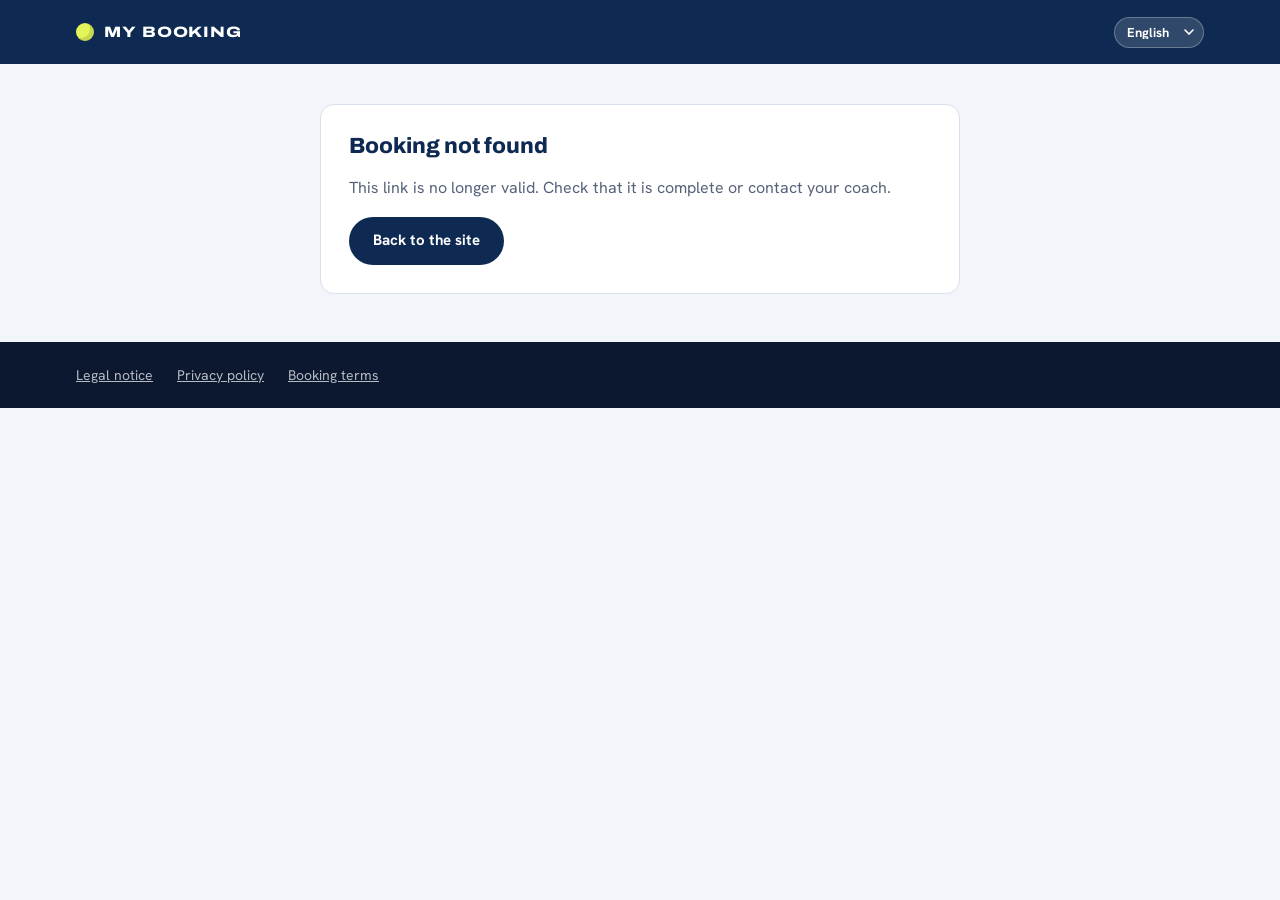
<file: reservation.html>
<!doctype html>
<html lang="fr">
<head>
<meta charset="utf-8">
<link rel="icon" href="data:image/svg+xml,%3Csvg xmlns=%27http://www.w3.org/2000/svg%27 viewBox=%270 0 64 64%27%3E%3Crect width=%2764%27 height=%2764%27 rx=%2714%27 fill=%27%230E2A52%27/%3E%3Ccircle cx=%2732%27 cy=%2732%27 r=%2716%27 fill=%27%23E4F55B%27/%3E%3C/svg%3E">
<meta name="viewport" content="width=device-width, initial-scale=1, viewport-fit=cover">
<meta name="robots" content="noindex, nofollow">
<title>Ma réservation</title>
<meta name="claude:viewport-fit-sides" content="cover">
<link rel="preconnect" href="https://fonts.googleapis.com">
<link rel="preconnect" href="https://fonts.gstatic.com" crossorigin>
<link id="font-link" rel="stylesheet" href="https://fonts.googleapis.com/css2?family=Archivo:wdth,wght@62..125,400..900&family=Hanken+Grotesk:wght@400;500;600;700&display=swap">
<link rel="stylesheet" href="assets/site.css?v=mwb1cx3p">
</head>
<body>
<header class="topbar">
  <div class="wrap topbar__in">
    <a class="brand" href="index.html" id="brand"><span class="brand__mark" aria-hidden="true"></span><span id="brand-text">MA RÉSERVATION</span></a>
  </div>
</header>
<main class="wrap">
  <div class="manage" id="manage" aria-live="polite">
    <div class="panel"><div class="skeleton"></div><div class="skeleton" style="margin-top:12px;width:60%"></div></div>
  </div>
</main>
<script src="assets/config.js?v=mwb1cx3p"></script>
<script src="assets/i18n.js?v=mwb1cx3p"></script>
<script src="assets/core.js?v=mwb1cx3p"></script>
<script src="assets/demo-data.js?v=mwb1cx3p"></script>
<script src="assets/api.js?v=mwb1cx3p"></script>
<script>
(function () {
  "use strict";
  const P = window.PCW, esc = P.esc;
  const el = document.getElementById("manage");
  const params = new URLSearchParams(location.search);
  const token = params.get("t") || "";
  const slug = params.get("c") || P.currentSlug();
  const home = `index.html${slug ? "?c=" + encodeURIComponent(slug) : ""}`;
  document.getElementById("brand").href = home;
  let api, booking, confirming = false, error = "", busy = false;

  const LABEL = { confirmed: "Confirmée", pending: "En attente de validation", cancelled: "Annulée", completed: "Terminée", no_show: "Absence" };

  function render() {
    if (!booking) {
      el.innerHTML = `<div class="panel"><h1 class="h3">Réservation introuvable</h1>
        <p class="muted">Ce lien n'est plus valide. Vérifiez qu'il est complet ou contactez votre coach.</p>
        <a class="btn btn--brand" href="${home}">Retour au site</a></div>`;
      return;
    }
    const b = booking, tz = b.coach.timezone;
    const loc = b.location;
    document.getElementById("brand-text").textContent = b.coach.display_name.toUpperCase();
    const gcal = P.googleCalendarUrl({ title: `${b.service_name} ${(window.PCW_I18N && window.PCW_I18N.tr("avec")) || "avec"} ${b.coach.display_name}`, start: b.starts_at, end: b.ends_at,
      location: loc ? [loc.name, loc.address].filter(Boolean).join(", ") : "", details: location.href });
    const active = b.status === "confirmed" || b.status === "pending";
    el.innerHTML = `<div class="panel">
      <p class="eyebrow eyebrow--brand">Ma réservation</p>
      <h1 class="h2" style="font-size:32px">${esc(b.service_name)}</h1>
      <span class="status status--${esc(b.status)}">${LABEL[b.status] || esc(b.status)}</span>
      <dl class="summary" style="position:static;margin-top:22px;display:grid;gap:14px">
        <div><dt>Date</dt><dd>${esc(P.fmtDate(b.starts_at, tz))}</dd></div>
        <div><dt>Horaire</dt><dd>${P.fmtTime(b.starts_at, tz)} – ${P.fmtTime(b.ends_at, tz)}</dd></div>
        ${loc ? `<div><dt>Lieu</dt><dd>${esc(loc.name)}${loc.address ? `<br><span class="muted" style="font-weight:500">${esc(loc.address)}</span>` : ""}
          ${/^https:\/\//i.test(loc.maps_url || "") ? `<br><a href="${esc(loc.maps_url)}" target="_blank" rel="noopener">Itinéraire</a>` : ""}</dd></div>` : ""}
        ${b.party_size > 1 ? `<div><dt>Joueurs</dt><dd>${b.party_size}</dd></div>` : ""}
        ${b.price_cents ? `<div><dt>Tarif</dt><dd>${P.fmtPrice(b.price_cents)} <span class="muted" style="font-weight:500">à régler sur place</span></dd></div>` : ""}
        <div><dt>Coach</dt><dd>${esc(b.coach.display_name)}${b.coach.phone ? ` · <span style="user-select:all">${esc(b.coach.phone)}</span>` : ""}</dd></div>
      </dl>
      ${error ? `<p class="alert alert--err" role="alert">${esc(error)}</p>` : ""}
      ${active ? (confirming
        ? `<div class="alert alert--err" style="background:#FFF4DE;color:#7A4A00">Annuler cette séance ? Le créneau sera libéré pour d'autres joueurs.</div>
           <div class="actions"><button type="button" class="btn btn--ghost" id="keep">Garder ma séance</button>
           <button type="button" class="btn btn--brand" id="do-cancel" ${busy ? "disabled" : ""}>${busy ? "Annulation…" : "Oui, annuler"}</button></div>`
        : `<div class="actions"><a class="btn btn--brand" href="${esc(gcal)}" target="_blank" rel="noopener">Ajouter à Google Agenda</a>
           ${b.can_cancel ? `<button type="button" class="btn btn--ghost" id="ask-cancel">Annuler la séance</button>`
             : `<p class="muted" style="margin:0;align-self:center">Annulation en ligne possible jusqu'à ${b.coach.cancel_hours} h avant. Passé ce délai, contactez votre coach.</p>`}</div>`)
        : `<div class="actions"><a class="btn btn--ball" href="${home}#reserver">Réserver une nouvelle séance</a></div>`}
    </div>`;
  }

  el.addEventListener("click", async (e) => {
    const id = e.target.id;
    if (id === "ask-cancel") { confirming = true; error = ""; render(); }
    if (id === "keep") { confirming = false; render(); }
    if (id === "do-cancel") {
      busy = true; render();
      try { booking = await api.cancelBooking(token); confirming = false; error = ""; }
      catch (err) { error = err.message; confirming = false; }
      busy = false; render();
    }
  });

  (async function init() {
    try {
      api = await P.backend();
      booking = token ? await api.getBooking(token) : null;
    } catch (e) { booking = null; }
    render();
  })();
})();
</script>
</body>
</html>
</file>
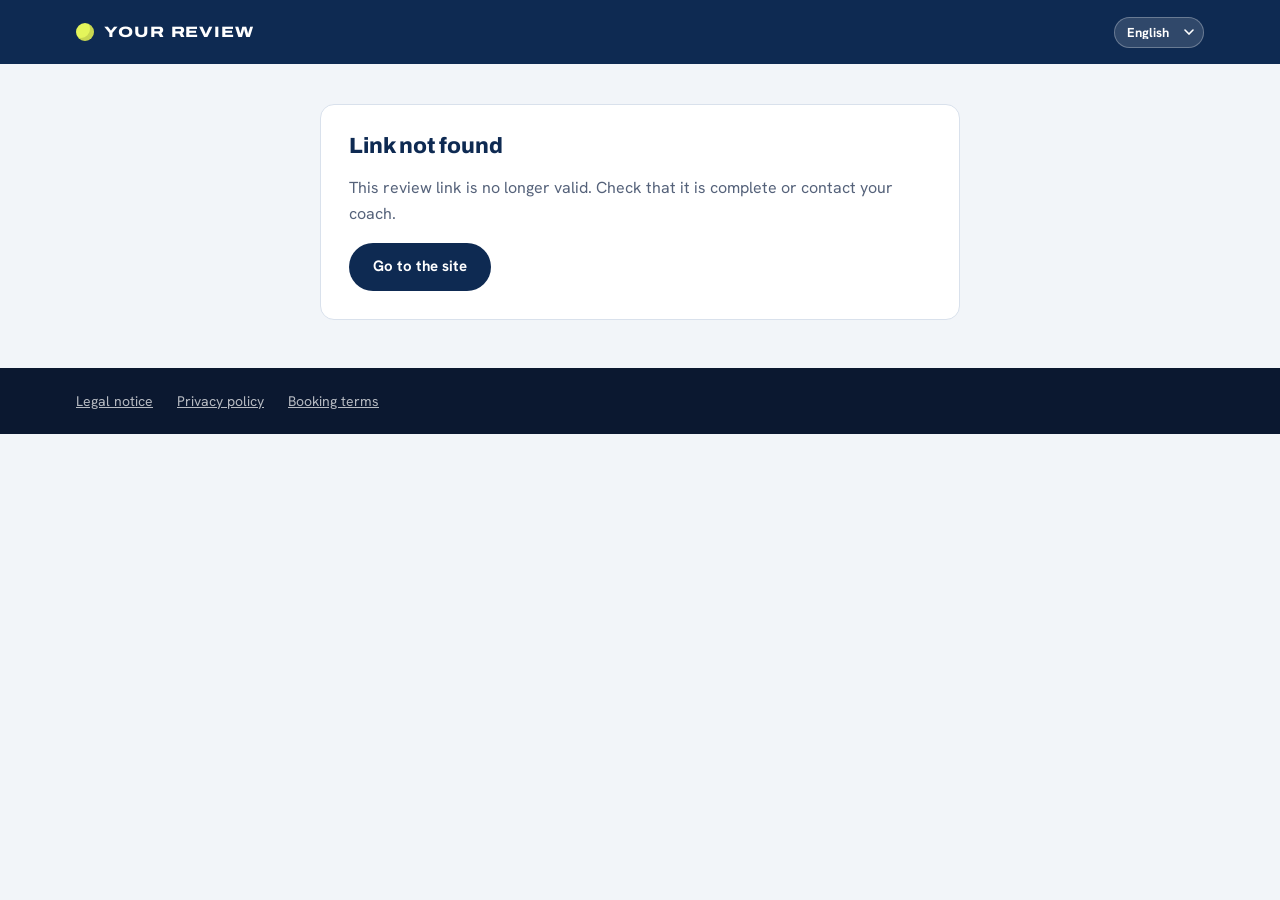
<file: review.html>
<!doctype html>
<html lang="fr">
<head>
<meta charset="utf-8">
<link rel="icon" href="data:image/svg+xml,%3Csvg xmlns=%27http://www.w3.org/2000/svg%27 viewBox=%270 0 64 64%27%3E%3Crect width=%2764%27 height=%2764%27 rx=%2714%27 fill=%27%230E2A52%27/%3E%3Ccircle cx=%2732%27 cy=%2732%27 r=%2716%27 fill=%27%23E4F55B%27/%3E%3C/svg%3E">
<meta name="viewport" content="width=device-width, initial-scale=1, viewport-fit=cover">
<meta name="robots" content="noindex, nofollow">
<title>Notez votre séance</title>
<meta name="claude:viewport-fit-sides" content="cover">
<link rel="preconnect" href="https://fonts.googleapis.com">
<link rel="preconnect" href="https://fonts.gstatic.com" crossorigin>
<link id="font-link" rel="stylesheet" href="https://fonts.googleapis.com/css2?family=Archivo:wdth,wght@62..125,400..900&family=Hanken+Grotesk:wght@400;500;600;700&display=swap">
<link rel="stylesheet" href="assets/site.css?v=mwb1cx3p">
<style>
  .rate { display: flex; gap: 6px; margin: 6px 0 4px; }
  .rate button { width: 54px; height: 54px; padding: 0; border: 0; background: none; cursor: pointer; border-radius: 12px; transition: transform .12s; }
  .rate button:hover { transform: scale(1.08); }
  .rate button:focus-visible { outline: 3px solid var(--brand-2); }
  .rate svg { width: 100%; height: 100%; fill: rgba(11, 24, 48, .12); transition: fill .12s; }
  .rate button.on svg { fill: #F2B300; }
  .rate-label { min-height: 24px; font-weight: 700; color: var(--brand); margin: 0 0 18px; }
  .review-form textarea { width: 100%; min-height: 120px; padding: 12px 14px; border-radius: 12px; border: 1.5px solid var(--line); font: inherit; resize: vertical; }
  .review-form textarea:focus { outline: none; border-color: var(--brand-2); box-shadow: 0 0 0 4px rgba(27, 74, 140, .14); }
  .count { font-size: 13px; color: var(--muted); text-align: right; margin-top: 4px; }
  @media (max-width: 380px) { .rate button { width: 46px; height: 46px; } }
</style>
</head>
<body>
<header class="topbar">
  <div class="wrap topbar__in">
    <a class="brand" href="index.html" id="brand"><span class="brand__mark" aria-hidden="true"></span><span id="brand-text">VOTRE AVIS</span></a>
  </div>
</header>
<main class="wrap">
  <div class="manage" id="review" aria-live="polite">
    <div class="panel"><div class="skeleton"></div><div class="skeleton" style="margin-top:12px;width:60%"></div></div>
  </div>
</main>
<script src="assets/config.js?v=mwb1cx3p"></script>
<script src="assets/i18n.js?v=mwb1cx3p"></script>
<script src="assets/core.js?v=mwb1cx3p"></script>
<script src="assets/demo-data.js?v=mwb1cx3p"></script>
<script src="assets/api.js?v=mwb1cx3p"></script>
<script>
// Page « Notez votre séance » : lien reçu par email après la séance (review.html?t=<jeton>&n=<note>).
(function () {
  "use strict";
  const P = window.PCW, esc = P.esc;
  const el = document.getElementById("review");
  const params = new URLSearchParams(location.search);
  const token = params.get("t") || "";
  let slug = params.get("c") || "";
  const STAR = '<svg viewBox="0 0 24 24" aria-hidden="true"><path d="M12 2.8l2.8 5.9 6.4.8-4.7 4.4 1.2 6.4L12 17.2l-5.7 3.1 1.2-6.4-4.7-4.4 6.4-.8z"/></svg>';
  const WORDS = ["", "Décevante", "Moyenne", "Bien", "Très bien", "Excellente"];
  let api, req = null, rating = Math.min(5, Math.max(0, parseInt(params.get("n") || "0", 10) || 0)), comment = "";
  let error = "", busy = false, done = false;
  const home = () => `index.html${slug ? "?c=" + encodeURIComponent(slug) : ""}`;

  function applyTheme(theme) {
    P.setFavicon(theme);
    const s = document.documentElement.style;
    if (P.hexToRgb(theme.primary)) { s.setProperty("--brand", theme.primary); s.setProperty("--brand-2", P.mix(theme.primary, "#4F8EF7", 0.35)); }
    if (P.hexToRgb(theme.accent)) s.setProperty("--ball", theme.accent);
    if (theme.logo_text) document.getElementById("brand-text").textContent = theme.logo_text;
  }

  function render() {
    document.getElementById("brand").href = home();
    if (!req) {
      el.innerHTML = `<div class="panel"><h1 class="h3">Lien introuvable</h1>
        <p class="muted">Ce lien d'avis n'est plus valide. Vérifiez qu'il est complet ou contactez votre coach.</p>
        <a class="btn btn--brand" href="${home()}">Aller sur le site</a></div>`;
      return;
    }
    const coach = req.coach.display_name, tz = req.coach.timezone;
    const when = `${P.fmtDate(req.starts_at, tz)} à ${P.fmtTime(req.starts_at, tz)}`;
    if (done) {
      el.innerHTML = `<div class="panel" style="text-align:center">
        <div class="booked__icon" aria-hidden="true">✓</div>
        <h1 class="h3">Merci ${esc(req.player_first_name || "")} !</h1>
        <p class="muted">Votre avis est publié sur le site de ${esc(coach)}. ${rating >= 4 ? "Il aidera d'autres joueurs à se lancer." : "Il l'aidera à faire encore mieux."}</p>
        <p class="muted" style="font-size:14px">Vous pouvez le modifier pendant 7 jours avec le même lien.</p>
        <div class="actions" style="justify-content:center"><a class="btn btn--ball" href="${home()}#reserver">Réserver ma prochaine séance</a></div></div>`;
      return;
    }
    if (!req.can_review) {
      const msg = {
        TOO_EARLY: "Vous pourrez noter cette séance une fois qu'elle aura eu lieu.",
        NOT_HELD: "Cette séance a été annulée : elle ne peut pas être notée.",
        TOO_LATE: "Le délai pour noter cette séance (60 jours) est dépassé.",
        ALREADY: "Vous avez déjà noté cette séance. Merci !",
      }[req.reason] || "Cette séance ne peut pas être notée.";
      el.innerHTML = `<div class="panel"><p class="eyebrow eyebrow--brand">${esc(req.service_name)}</p>
        <h1 class="h3">${esc(msg)}</h1><p class="muted">${esc(P.cap(when))} avec ${esc(coach)}</p>
        <div class="actions"><a class="btn btn--brand" href="${home()}">Aller sur le site</a></div></div>`;
      return;
    }
    el.innerHTML = `<div class="panel review-form">
      <p class="eyebrow eyebrow--brand">Votre avis</p>
      <h1 class="h2" style="font-size:30px">Comment s'est passée votre séance avec ${esc(coach)} ?</h1>
      <p class="muted" style="margin-top:-6px">${esc(req.service_name)} · ${esc(P.cap(when))}</p>
      <div class="rate" role="radiogroup" aria-label="Votre note sur 5">
        ${[1, 2, 3, 4, 5].map((n) => `<button type="button" role="radio" aria-checked="${n === rating}" aria-label="${n} sur 5 : ${WORDS[n]}" data-n="${n}" class="${n <= rating ? "on" : ""}">${STAR}</button>`).join("")}
      </div>
      <p class="rate-label" id="rate-label">${rating ? `${rating}/5 · ${WORDS[rating]}` : "Touchez une étoile"}</p>
      <label class="field"><span>Un commentaire ? <small class="muted">(facultatif, visible sur le site)</small></span>
        <textarea id="comment" maxlength="1000" placeholder="Ce que vous avez travaillé, ce qui vous a plu…">${esc(comment)}</textarea></label>
      <div class="count"><span id="count">${comment.length}</span> / 1000</div>
      ${error ? `<p class="alert alert--err" role="alert">${esc(error)}</p>` : ""}
      <div class="actions"><button type="button" class="btn btn--ball" id="send" ${busy ? "disabled" : ""}>${busy ? "Envoi…" : "Publier mon avis"}</button></div>
      <p class="muted" style="font-size:13px;margin:14px 0 0">Votre prénom et l'initiale de votre nom s'affichent avec l'avis. ${esc(coach)} peut y répondre publiquement mais ne peut pas le modifier.</p>
    </div>`;
  }

  el.addEventListener("click", async (e) => {
    const star = e.target.closest("[data-n]");
    if (star) { rating = +star.dataset.n; error = ""; comment = (document.getElementById("comment") || {}).value || comment; render(); return; }
    if (e.target.id === "send") {
      comment = document.getElementById("comment").value;
      if (!rating) { error = "Choisissez une note de 1 à 5 étoiles."; render(); return; }
      busy = true; render();
      try { await api.submitReview(token, rating, comment.trim()); done = true; error = ""; }
      catch (err) { error = err.message; }
      busy = false; render();
    }
  });
  el.addEventListener("input", (e) => {
    if (e.target.id === "comment") { comment = e.target.value; document.getElementById("count").textContent = comment.length; }
  });

  (async function init() {
    try {
      api = await P.backend();
      req = token ? await api.getReviewRequest(token) : null;
      if (req && req.review) { rating = rating || req.review.rating; comment = req.review.comment || ""; }
      if (req) {
        slug = slug || req.coach.slug;
        api.getSite(req.coach.slug).then((site) => { if (site) { applyTheme(site.theme || {}); } }).catch(() => {});
        document.title = `Notez votre séance · ${req.coach.display_name}`;
      }
    } catch (e) { req = null; }
    render();
  })();
})();
</script>
</body>
</html>
</file>
<file: assets/site.css>
/* Site public du coach — modèle PCW.
   Concept : le terrain de padel. Bleu du gazon synthétique pour la marque, jaune balle pour l'action,
   blanc des lignes pour la structure. Les couleurs et polices sont remplacées par celles du coach
   (site_content.theme) au chargement. Thème unique clair, assumé : c'est l'identité du coach. */
:root {
  --brand: #0E2A52;          /* bleu terrain */
  --brand-2: #1B4A8C;        /* bleu gazon clair */
  --ball: #E4F55B;           /* jaune balle */
  --surface: #F2F5F9;        /* fond légèrement bleuté */
  --card: #FFFFFF;
  --ink: #0B1830;
  --muted: #55627A;
  --line: #D9E1EC;
  --on-brand: #FFFFFF;
  --on-brand-muted: rgba(255, 255, 255, .72);
  --ok: #157F4B;
  --warn: #9A5B00;
  --err: #B42318;
  --f-display: "Archivo", "Arial Narrow", system-ui, sans-serif;
  --f-body: "Hanken Grotesk", system-ui, -apple-system, "Segoe UI", sans-serif;
  --r: 14px;
  --gutter-l: max(16px, env(safe-area-inset-left, 0px));
  --gutter-r: max(16px, env(safe-area-inset-right, 0px));
  color-scheme: light;
}
* { box-sizing: border-box; }
[hidden] { display: none !important; }
html { scroll-behavior: smooth; scroll-padding-top: 76px; }
@media (prefers-reduced-motion: reduce) { html { scroll-behavior: auto; } * { transition: none !important; animation: none !important; } }
body {
  margin: 0; background: var(--surface); color: var(--ink);
  font: 400 16px/1.6 var(--f-body); -webkit-font-smoothing: antialiased;
}
body::before { content: ""; position: fixed; inset: 0 0 auto; height: env(safe-area-inset-top, 0px); z-index: 30; background: var(--brand); }
img { max-width: 100%; display: block; }
a { color: inherit; }
:focus-visible { outline: 3px solid var(--ball); outline-offset: 2px; border-radius: 4px; }
.wrap { max-width: 1160px; margin: 0 auto; padding-left: var(--gutter-l); padding-right: var(--gutter-r); }
.muted { color: var(--muted); }
.linklike { background: none; border: 0; padding: 0; font: inherit; color: inherit; text-decoration: underline; cursor: pointer; }

/* ----------------------------------------------------------------- type --- */
.eyebrow {
  margin: 0 0 10px; font: 700 12px/1.2 var(--f-body); letter-spacing: .16em; text-transform: uppercase; color: var(--ball);
}
.eyebrow--brand { color: var(--brand-2); }
.h2 {
  margin: 0 0 18px; font-family: var(--f-display); font-weight: 800; font-stretch: 112%;
  font-size: clamp(28px, 4.2vw, 44px); line-height: 1.05; letter-spacing: -.01em; text-wrap: balance; color: var(--brand);
}
.h2--light { color: var(--on-brand); }
.h3 { margin: 0 0 12px; font: 800 22px/1.2 var(--f-display); color: var(--brand); }
.h4 { margin: 22px 0 10px; font: 700 13px/1.3 var(--f-body); letter-spacing: .12em; text-transform: uppercase; color: var(--muted); }
.lead { font-size: 19px; line-height: 1.55; color: var(--ink); max-width: 62ch; }

/* -------------------------------------------------------------- buttons --- */
.btn {
  display: inline-flex; align-items: center; justify-content: center; gap: 8px;
  min-height: 48px; padding: 0 22px; border-radius: 999px; border: 2px solid transparent;
  font: 700 15px/1 var(--f-body); text-decoration: none; cursor: pointer; transition: transform .15s ease, background .15s ease;
}
.btn:hover { transform: translateY(-1px); }
.btn:disabled { opacity: .5; cursor: not-allowed; transform: none; }
.btn--sm { min-height: 40px; padding: 0 16px; font-size: 14px; }
.btn--block { width: 100%; }
.btn--ball { background: var(--ball); color: var(--brand); }
.btn--brand { background: var(--brand); color: var(--on-brand); }
.btn--ghost-light { border-color: rgba(255, 255, 255, .45); color: var(--on-brand); }
.btn--ghost { border-color: var(--line); color: var(--brand); background: var(--card); }

/* ----------------------------------------------------------------- demo --- */
.demo-ribbon { background: var(--ball); color: var(--brand); font-size: 13px; }
.demo-ribbon__in { display: flex; flex-wrap: wrap; gap: 4px 16px; justify-content: space-between; padding-block: 8px; }
.demo-ribbon a { font-weight: 700; }

/* --------------------------------------------------------------- topbar --- */
.topbar { position: sticky; top: env(safe-area-inset-top, 0px); z-index: 20; background: var(--brand); color: var(--on-brand); }
.topbar__in { display: flex; align-items: center; gap: 20px; min-height: 64px; }
.brand { display: flex; align-items: center; gap: 10px; text-decoration: none; font: 800 15px/1 var(--f-display); font-stretch: 125%; letter-spacing: .06em; min-width: 0; }
.brand span:last-child { white-space: nowrap; overflow: hidden; text-overflow: ellipsis; }
.brand img { height: 34px; width: auto; }
.brand__mark { width: 18px; height: 18px; border-radius: 50%; background: var(--ball); box-shadow: inset -4px -3px 0 rgba(0, 0, 0, .12); flex: none; }
.nav { display: flex; gap: 22px; margin-left: auto; font-weight: 600; font-size: 15px; }
.nav a { text-decoration: none; color: var(--on-brand-muted); }
.nav a:hover { color: var(--on-brand); }
@media (max-width: 860px) { .nav { display: none; } .topbar .btn { margin-left: auto; } }

/* ----------------------------------------------------------------- hero --- */
.hero { position: relative; background: var(--brand); color: var(--on-brand); overflow: hidden; }
.hero__lines { position: absolute; inset: 0; width: 100%; height: 100%; fill: none; stroke: rgba(255, 255, 255, .1); stroke-width: 2; pointer-events: none; }
.hero__lines .hero__net { stroke: rgba(255, 255, 255, .16); stroke-width: 4; stroke-dasharray: 6 6; }
.hero__in { position: relative; display: grid; grid-template-columns: minmax(0, 1.05fr) minmax(0, .95fr); gap: 56px; align-items: center; padding-block: 56px 72px; }
.hero__text { min-width: 0; }
.hero__title {
  margin: 0 0 18px; font-family: var(--f-display); font-weight: 900; font-stretch: 118%;
  font-size: clamp(38px, 6.4vw, 76px); line-height: .98; letter-spacing: -.02em; text-transform: uppercase; text-wrap: balance;
}
.hero__sub { margin: 0 0 28px; font-size: 19px; line-height: 1.5; color: var(--on-brand-muted); max-width: 46ch; }
.hero__ctas { display: flex; flex-wrap: wrap; gap: 12px; }
.stats { display: flex; flex-wrap: wrap; gap: 14px 36px; margin: 40px 0 0; }
.stats div { display: flex; flex-direction: column-reverse; }
.stats dt { font-size: 13px; color: var(--on-brand-muted); }
.stats dd { margin: 0; font: 800 28px/1.1 var(--f-display); font-stretch: 112%; color: var(--ball); font-variant-numeric: tabular-nums; }

/* Composition photo : grande photo du coach, photo d'action en incrustation, badge. */
.hero__media { position: relative; min-width: 0; padding: 0 0 56px 56px; }
.hero__media::before { /* ligne de fond de court, décalée derrière la photo */
  content: ""; position: absolute; top: -18px; right: -18px; width: 62%; height: 58%;
  border: 3px solid var(--ball); border-left: 0; border-bottom: 0; border-radius: 0 var(--r) 0 0; opacity: .9;
}
.shot { position: relative; margin: 0; overflow: hidden; border-radius: var(--r); background: var(--brand-2); }
.shot img { width: 100%; height: 100%; object-fit: cover; display: block; }
.shot--main { aspect-ratio: 4 / 5; box-shadow: 0 30px 60px rgba(0, 0, 0, .35); }
.shot--inset {
  position: absolute; left: 0; bottom: 0; width: 46%; aspect-ratio: 4 / 3;
  border: 5px solid var(--brand); box-shadow: 0 18px 40px rgba(0, 0, 0, .35);
}
.hero-badge {
  position: absolute; right: -8px; bottom: 22px; display: flex; align-items: center; gap: 12px; max-width: 70%;
  padding: 12px 16px; border-radius: 14px; background: var(--card); color: var(--brand); box-shadow: 0 14px 30px rgba(0, 0, 0, .25);
  font-weight: 700; font-size: 14px; line-height: 1.25;
}
.hero-badge__ball { flex: none; width: 30px; height: 30px; border-radius: 50%; background: var(--ball); box-shadow: inset -6px -5px 0 rgba(0, 0, 0, .12); }
.hero-badge small { display: block; font-weight: 600; font-size: 12px; color: var(--muted); }

/* Emplacement photo stylisé (pas encore de photo) */
.ph { position: absolute; inset: 0; display: grid; place-items: center; overflow: hidden;
  background: linear-gradient(160deg, var(--brand-2), var(--brand)); color: var(--on-brand); text-align: center; }
.ph svg.ph__court { position: absolute; inset: 0; width: 100%; height: 100%; fill: none; stroke: rgba(255, 255, 255, .22); stroke-width: 1.5; }
.ph__inner { position: relative; display: grid; justify-items: center; gap: 8px; padding: 14px 18px; border-radius: 14px;
  background: color-mix(in srgb, var(--brand) 82%, transparent); }
.ph__icon { width: 44px; height: 44px; border-radius: 50%; display: grid; place-items: center; background: rgba(255, 255, 255, .12); }
.ph__icon svg { width: 22px; height: 22px; fill: none; stroke: currentColor; stroke-width: 1.8; }
.ph__label { font-weight: 700; font-size: 14px; max-width: 22ch; text-wrap: balance; }
.ph__tag { font-size: 11px; font-weight: 700; letter-spacing: .1em; text-transform: uppercase; color: var(--ball); }
.ph__mono { font: 900 clamp(56px, 9vw, 110px)/1 var(--f-display); font-stretch: 125%; letter-spacing: -.03em; }
.shot--inset .ph__icon { width: 34px; height: 34px; }
.shot--inset .ph__label { font-size: 12px; }

@media (max-width: 860px) {
  .hero__in { grid-template-columns: 1fr; gap: 32px; padding-block: 28px 44px; }
  .hero__media { order: -1; padding: 0 0 36px 28px; max-width: 520px; width: 100%; justify-self: center; }
  .hero__media::before { top: -10px; right: -6px; }
  .shot--main { aspect-ratio: 5 / 4; }
  .hero-badge { right: 0; bottom: 8px; }
  .shot--inset :is(.ph__tag, .ph__icon) { display: none; }
  /* La petite photo couvre le bas à gauche : le libellé de la grande remonte en haut à droite. */
  .shot--main .ph { place-items: start end; padding: 14px; }
  .shot--main .ph__tag { display: none; }
}
@media (max-width: 420px) { .hero-badge { display: none; } }
@media (max-width: 520px) {
  /* Nom du coach en entier à côté du bouton « Réserver » : police moins large sur téléphone. */
  .brand { font-size: 14px; font-stretch: 100%; letter-spacing: .03em; }
}

/* -------------------------------------------------------------- sections --- */
.section { padding-block: 80px; }
.section--tint { background: var(--card); }
@media (max-width: 640px) { .section { padding-block: 56px; } }

.coach { display: grid; grid-template-columns: minmax(0, 5fr) minmax(0, 7fr); gap: 56px; align-items: start; }
.coach__body { min-width: 0; }
.coach__body > p { max-width: 62ch; }
.coach__portrait { position: sticky; top: 96px; aspect-ratio: 4 / 5; border-radius: var(--r); overflow: hidden; background: var(--brand); max-width: 100%; }
.coach__portrait img { width: 100%; height: 100%; object-fit: cover; }
.monogram { position: relative; height: 100%; display: grid; place-items: center; color: var(--on-brand); }
.monogram svg { position: absolute; inset: 0; width: 100%; height: 100%; }
.monogram span { position: relative; font: 900 clamp(64px, 12vw, 120px)/1 var(--f-display); font-stretch: 125%; letter-spacing: -.03em; }
.philosophy { margin: 24px 0; padding: 4px 0 4px 20px; border-left: 4px solid var(--ball); font-size: 18px; font-style: italic; color: var(--brand); max-width: 58ch; }
.coach__grid { display: grid; grid-template-columns: 1fr 1fr; gap: 0 32px; }
.ticks { list-style: none; margin: 0; padding: 0; display: grid; gap: 8px; }
.ticks li { position: relative; padding-left: 24px; }
.ticks li::before { content: ""; position: absolute; left: 0; top: .55em; width: 10px; height: 10px; border-radius: 50%; background: var(--ball); box-shadow: 0 0 0 2px var(--brand); }
.chips { list-style: none; margin: 0; padding: 0; display: flex; flex-wrap: wrap; gap: 8px; }
.chips li { padding: 7px 14px; border-radius: 999px; background: var(--card); border: 1px solid var(--line); font-weight: 600; font-size: 14px; color: var(--brand); }
@media (max-width: 860px) {
  .coach { grid-template-columns: 1fr; gap: 28px; }
  .coach__portrait { position: relative; top: auto; aspect-ratio: 16 / 10; }
  .coach__grid { grid-template-columns: 1fr; }
}

/* -------------------------------------------------------------- services --- */
.services { display: grid; grid-template-columns: repeat(auto-fill, minmax(min(100%, 320px), 1fr)); gap: 16px; margin-top: 12px; }
.svc { display: flex; flex-direction: column; gap: 10px; padding: 24px; border-radius: var(--r); background: var(--surface); border: 1px solid var(--line); min-width: 0; }
.svc__top { display: flex; justify-content: space-between; align-items: baseline; gap: 12px; }
.svc__name { margin: 0; font: 800 20px/1.2 var(--f-display); font-stretch: 108%; color: var(--brand); }
.svc__price { font: 800 22px/1 var(--f-display); color: var(--brand); white-space: nowrap; font-variant-numeric: tabular-nums; }
.svc__meta { display: flex; flex-wrap: wrap; gap: 6px; }
.tag { display: inline-flex; align-items: center; gap: 6px; padding: 3px 10px; border-radius: 999px; background: var(--card); border: 1px solid var(--line); font-size: 13px; font-weight: 600; color: var(--muted); }
.svc p { margin: 0; color: var(--muted); flex: 1; }
.svc .btn { align-self: flex-start; margin-top: 6px; }

/* --------------------------------------------------------------- booking --- */
.booking-section { background: var(--surface); }
.booking { margin-top: 24px; display: grid; grid-template-columns: minmax(0, 1fr) 320px; gap: 24px; align-items: start; }
@media (max-width: 960px) { .booking { grid-template-columns: 1fr; } }
.panel { background: var(--card); border: 1px solid var(--line); border-radius: var(--r); padding: 24px; min-width: 0; }
.steps { list-style: none; display: flex; gap: 8px; margin: 0 0 22px; padding: 0; counter-reset: s; }
.steps li { flex: 1; display: flex; align-items: center; gap: 8px; font-size: 13px; font-weight: 700; color: var(--muted); min-width: 0; }
.steps li::before {
  counter-increment: s; content: counter(s); flex: none; width: 28px; height: 28px; border-radius: 50%;
  display: grid; place-items: center; background: var(--surface); border: 1px solid var(--line); color: var(--muted);
}
.steps li[aria-current="step"] { color: var(--brand); }
.steps li[aria-current="step"]::before { background: var(--ball); border-color: var(--brand); color: var(--brand); }
.steps li.done::before { content: "✓"; background: var(--brand); border-color: var(--brand); color: var(--on-brand); }
.steps li span { overflow: hidden; text-overflow: ellipsis; white-space: nowrap; }
@media (max-width: 520px) { .steps li span { display: none; } .steps li { flex: none; } .steps li[aria-current="step"] span { display: inline; } }

.choice-list { display: grid; gap: 10px; }
.choice {
  display: grid; grid-template-columns: auto 1fr auto; align-items: center; gap: 14px; width: 100%;
  padding: 16px; border-radius: 12px; border: 2px solid var(--line); background: var(--card); text-align: left;
  font: inherit; color: inherit; cursor: pointer;
}
.choice:hover { border-color: var(--brand-2); }
.choice[aria-pressed="true"] { border-color: var(--brand); background: var(--surface); }
.choice__dot { width: 12px; height: 12px; border-radius: 50%; }
.choice__name { font-weight: 700; color: var(--brand); }
.choice__meta { font-size: 13px; color: var(--muted); }
.choice__price { font-weight: 800; color: var(--brand); font-variant-numeric: tabular-nums; }

.days { display: flex; gap: 8px; overflow-x: auto; padding: 2px 2px 10px; scroll-snap-type: x proximity; }
.day {
  flex: none; width: 72px; padding: 10px 6px; border-radius: 12px; border: 2px solid var(--line); background: var(--card);
  display: flex; flex-direction: column; align-items: center; gap: 2px; font: inherit; cursor: pointer; scroll-snap-align: start; color: var(--brand);
}
.day small { font-size: 12px; color: var(--muted); text-transform: capitalize; }
.day strong { font: 800 22px/1.1 var(--f-display); font-variant-numeric: tabular-nums; }
.day i { font-style: normal; font-size: 11px; color: var(--muted); }
.day[aria-pressed="true"] { border-color: var(--brand); background: var(--brand); color: var(--on-brand); }
.day[aria-pressed="true"] small, .day[aria-pressed="true"] i { color: var(--on-brand-muted); }
.day:disabled { opacity: .4; cursor: not-allowed; }
.day-nav { display: flex; justify-content: space-between; align-items: center; margin-bottom: 10px; font-weight: 700; color: var(--brand); }
.slot-group { margin-top: 18px; }
.slot-group h4 { margin: 0 0 8px; font-size: 13px; letter-spacing: .1em; text-transform: uppercase; color: var(--muted); }
.slots { display: grid; grid-template-columns: repeat(auto-fill, minmax(88px, 1fr)); gap: 8px; }
.slot {
  min-height: 44px; border-radius: 10px; border: 2px solid var(--line); background: var(--card);
  font: 700 15px/1 var(--f-body); color: var(--brand); cursor: pointer; font-variant-numeric: tabular-nums;
}
.slot:hover { border-color: var(--brand-2); }
.slot[aria-pressed="true"] { background: var(--ball); border-color: var(--brand); }
.slot-loc { margin: 4px 0 0; font-size: 13px; color: var(--muted); }

.form { display: grid; grid-template-columns: 1fr 1fr; gap: 14px; }
.form .full { grid-column: 1 / -1; }
@media (max-width: 560px) { .form { grid-template-columns: 1fr; } }
.field { display: grid; gap: 6px; min-width: 0; }
.field label { font-size: 14px; font-weight: 700; color: var(--brand); }
.field input, .field select, .field textarea {
  width: 100%; min-height: 46px; padding: 10px 12px; border-radius: 10px; border: 1.5px solid var(--line);
  background: var(--card); font: inherit; color: var(--ink);
}
.field textarea { min-height: 88px; resize: vertical; }
.field input:focus, .field select:focus, .field textarea:focus { outline: none; border-color: var(--brand); box-shadow: 0 0 0 3px rgba(228, 245, 91, .55); }
.check { display: flex; gap: 10px; align-items: flex-start; font-size: 14px; color: var(--muted); }
.check input { width: 20px; height: 20px; margin-top: 2px; accent-color: var(--brand); flex: none; }
.actions { display: flex; flex-wrap: wrap; gap: 10px; justify-content: space-between; margin-top: 22px; }
.alert { margin: 14px 0 0; padding: 12px 14px; border-radius: 10px; font-weight: 600; }
.alert--err { background: #FDECEA; color: var(--err); }
.alert--ok { background: #E7F6EE; color: var(--ok); }
.empty { padding: 28px 12px; text-align: center; color: var(--muted); }

.summary { position: sticky; top: 96px; }
.summary h3 { margin: 0 0 14px; font: 800 18px/1.2 var(--f-display); color: var(--brand); }
.summary dl { margin: 0; display: grid; gap: 12px; }
.summary dt { font-size: 12px; letter-spacing: .1em; text-transform: uppercase; color: var(--muted); }
.summary dd { margin: 2px 0 0; font-weight: 700; color: var(--brand); }
.summary .note { margin: 16px 0 0; padding-top: 14px; border-top: 1px solid var(--line); font-size: 13px; color: var(--muted); }
@media (max-width: 960px) { .summary { position: static; } }

.booked { text-align: center; padding: 28px 8px; }
.booked__icon { width: 64px; height: 64px; margin: 0 auto 16px; border-radius: 50%; background: var(--ball); display: grid; place-items: center; color: var(--brand); font: 900 30px/1 var(--f-display); }
.booked h3 { font: 800 26px/1.15 var(--f-display); color: var(--brand); margin: 0 0 8px; }
.booked .actions { justify-content: center; }

.skeleton { height: 18px; border-radius: 6px; background: linear-gradient(90deg, var(--line), var(--surface), var(--line)); background-size: 200% 100%; animation: shimmer 1.2s linear infinite; }
@keyframes shimmer { to { background-position: -200% 0; } }

/* ------------------------------------------------------------ locations --- */
.locations { display: grid; grid-template-columns: repeat(auto-fill, minmax(min(100%, 300px), 1fr)); gap: 16px; }
.loc { padding: 22px; border-radius: var(--r); border: 1px solid var(--line); background: var(--surface); display: grid; gap: 6px; }
.loc__logo { display: block; max-width: 160px; max-height: 64px; width: auto; height: auto; object-fit: contain; justify-self: start; margin-bottom: 6px; }
.loc h3 { margin: 0; font: 800 19px/1.2 var(--f-display); color: var(--brand); }
.loc p { margin: 0; color: var(--muted); }
.loc a { font-weight: 700; color: var(--brand-2); }

/* ---------------------------------------------------------- testimonials --- */
.testimonials { display: grid; grid-template-columns: repeat(auto-fill, minmax(min(100%, 300px), 1fr)); gap: 16px; }
.quote { margin: 0; padding: 24px; border-radius: var(--r); background: var(--card); border: 1px solid var(--line); display: flex; flex-direction: column; gap: 14px; }
.quote p { margin: 0; font-size: 17px; line-height: 1.55; }
.quote footer { margin-top: auto; font-weight: 700; color: var(--brand); }
.stars { display: inline-flex; gap: 2px; color: #C79A00; letter-spacing: 2px; }
.stars i { display: inline-flex; width: 18px; height: 18px; }
.stars i svg { width: 100%; height: 100%; fill: rgba(11, 24, 48, .14); }
.stars i.on svg { fill: #F2B300; }
.rating-head { display: flex; flex-wrap: wrap; align-items: center; gap: 14px 22px; margin: -6px 0 26px; padding: 18px 22px; border-radius: var(--r); background: var(--card); border: 1px solid var(--line); }
.rating-head__score { display: flex; align-items: baseline; gap: 6px; color: var(--brand); }
.rating-head__value { font: 900 54px/1 var(--f-display); font-stretch: 112%; }
.rating-head__max { font: 800 20px var(--f-display); color: var(--muted); }
.rating-head p { margin: 4px 0 0; }
.rating-head .muted { font-size: 14px; }
.quote--review { gap: 10px; }
.quote--review .stars i { width: 16px; height: 16px; }
.quote footer small { display: block; font-weight: 500; font-size: 13px; color: var(--muted); margin-top: 2px; }
.quote__empty { font-size: 15px !important; font-style: italic; }
.quote__reply { margin: 0; padding: 10px 14px; border-left: 3px solid var(--brand-2); background: var(--surface); border-radius: 0 10px 10px 0; font-size: 14px; line-height: 1.5; }
.quote__reply b { display: block; color: var(--brand); margin-bottom: 2px; }
.reviews-more { margin-top: 18px; text-align: center; }
.hero-rating { display: inline-flex; flex-wrap: wrap; align-items: center; gap: 4px 10px; margin-top: 18px; color: var(--on-brand); text-decoration: none; font-size: 14px; }
.hero-rating b { font-size: 16px; }
.hero-rating span:last-child { color: var(--on-brand-muted); }
.hero-rating .stars i svg { fill: rgba(255, 255, 255, .25); }
.hero-rating .stars i.on svg { fill: #F2B300; }

/* -------------------------------------------------------------- contact --- */
.contact { background: var(--brand); color: var(--on-brand); }
.contact__in { display: grid; grid-template-columns: minmax(0, 1fr) minmax(0, 1fr); gap: 48px; align-items: start; }
.contact__side { display: grid; gap: 0; min-width: 0; }
.contact__side .contact__list { margin-top: 18px; }
.contact__lead { color: var(--on-brand-muted); max-width: 46ch; }
.contact__list { list-style: none; margin: 0; padding: 0; display: grid; gap: 10px; }
.contact__list li { display: flex; align-items: center; justify-content: space-between; gap: 12px; padding: 14px 16px; border-radius: 12px; background: rgba(255, 255, 255, .07); min-width: 0; }
.contact__list .k { font-size: 12px; letter-spacing: .12em; text-transform: uppercase; color: var(--on-brand-muted); }
.contact__list .v { font-weight: 700; user-select: all; overflow-wrap: anywhere; }
.contact__list a { color: var(--ball); font-weight: 700; white-space: nowrap; }
@media (max-width: 860px) { .contact__in { grid-template-columns: 1fr; } }

/* --------------------------------------------------------------- footer --- */
.footer { background: var(--ink); color: rgba(255, 255, 255, .7); font-size: 14px; padding-bottom: calc(env(safe-area-inset-bottom, 0px) + 80px); }
.footer__in { display: flex; flex-wrap: wrap; gap: 8px 24px; padding-block: 22px; }
.footer__made { margin-left: auto; }
.footer--legal { margin-top: 48px; padding-bottom: calc(env(safe-area-inset-bottom, 0px) + 22px); }
.footer a { color: inherit; }

/* ------------------------------------------------------- formulaire de contact --- */
.contact-form { background: var(--card); color: var(--ink); border-radius: var(--r); padding: 24px; display: grid; gap: 14px; min-width: 0; box-shadow: 0 24px 60px rgba(0, 0, 0, .25); }
.contact-form__grid { display: grid; grid-template-columns: 1fr 1fr; gap: 14px; }
.contact-form__grid .full { grid-column: 1 / -1; }
.contact-form .opt { font-weight: 500; color: var(--muted); }
.contact-form__note { margin: 0; font-size: 13px; color: var(--muted); }
.contact-form__note a { color: var(--brand-2); }
.hp { position: absolute; left: -9999px; width: 1px; height: 1px; overflow: hidden; }
.contact-sent { text-align: center; padding: 26px 8px; display: grid; gap: 10px; justify-items: center; }
.contact-sent .booked__icon { margin: 0; }
.contact-sent h3 { margin: 0; font: 800 24px/1.2 var(--f-display); color: var(--brand); }
.contact-sent p { margin: 0; color: var(--muted); }
@media (max-width: 560px) { .contact-form__grid { grid-template-columns: 1fr; } .contact-form { padding: 18px; } }
@media (min-width: 861px) { .footer { padding-bottom: 0; } }

/* --------------------------------------------------------- floating UI --- */
.whatsapp {
  position: fixed; right: calc(16px + env(safe-area-inset-right, 0px)); bottom: calc(88px + env(safe-area-inset-bottom, 0px)); z-index: 25;
  width: 54px; height: 54px; border-radius: 50%; background: #25D366; display: grid; place-items: center; box-shadow: 0 8px 22px rgba(0, 0, 0, .25);
}
.whatsapp svg { width: 28px; height: 28px; fill: #fff; }
.mobile-cta {
  position: fixed; left: 0; right: 0; bottom: 0; z-index: 24; background: var(--card); border-top: 1px solid var(--line);
  padding: 10px var(--gutter-r) calc(10px + env(safe-area-inset-bottom, 0px)) var(--gutter-l);
}
@media (min-width: 861px) {
  .mobile-cta { display: none; }
  .whatsapp { bottom: calc(24px + env(safe-area-inset-bottom, 0px)); }
}

.modal { position: fixed; inset: 0; z-index: 50; background: rgba(11, 24, 48, .6); display: grid; place-items: center; padding: 16px; }
.modal__card { background: var(--card); border-radius: var(--r); padding: 28px; max-width: 560px; width: 100%; max-height: 85vh; overflow: auto; }
.modal__card p { color: var(--muted); }

/* ------------------------------------------------- page de réservation --- */
.manage { max-width: 640px; margin: 40px auto; }
.manage .panel { padding: 28px; }
.status { display: inline-flex; align-items: center; gap: 8px; padding: 6px 12px; border-radius: 999px; font-weight: 700; font-size: 14px; }
.status::before { content: ""; width: 8px; height: 8px; border-radius: 50%; background: currentColor; }
.status--confirmed { background: #E7F6EE; color: var(--ok); }
.status--pending { background: #FFF4DE; color: var(--warn); }
.status--cancelled { background: #FDECEA; color: var(--err); }
.status--completed, .status--no_show { background: var(--surface); color: var(--muted); }

/* --------------------------------------------------------------- galerie --- */
.section--dark { background: var(--ink); color: var(--on-brand); }
.gal-head { display: flex; flex-wrap: wrap; align-items: flex-end; justify-content: space-between; gap: 8px 24px; margin-bottom: 8px; }
.gal-head__note { margin: 0 0 18px; color: rgba(255, 255, 255, .62); font-size: 14px; }
/* Mosaïque : groupes de 5 photos (1 grande + 4 petites) qui remplissent exactement 2 rangées ; le dernier groupe s'adapte. */
.gallery { display: grid; grid-template-columns: repeat(4, minmax(0, 1fr)); grid-auto-rows: var(--gal-row, 200px); grid-auto-flow: dense; gap: 10px; }
.gallery[data-n="1"] { --gal-row: 440px; }
.gallery[data-n="2"] { --gal-row: 400px; }
.gallery[data-n="3"], .gallery[data-n="4"] { --gal-row: 260px; }
.gal-item { position: relative; margin: 0; padding: 0; border: 0; border-radius: 12px; overflow: hidden; cursor: zoom-in; background: var(--brand-2); color: inherit; font: inherit; text-align: left; }
.g-big { grid-column: span 2; grid-row: span 2; }
.g-wide { grid-column: span 2; }
.g-pano { grid-column: span 4; }
.gal-item img { width: 100%; height: 100%; object-fit: cover; display: block; transition: transform .4s ease; }
.gal-item:hover img { transform: scale(calc(var(--fz, 1) * 1.04)); }
.gal-item__cap {
  position: absolute; left: 0; right: 0; bottom: 0; padding: 28px 12px 10px; font-size: 13px; font-weight: 600; color: #fff;
  background: linear-gradient(to top, rgba(0, 0, 0, .65), transparent); opacity: 0; transition: opacity .2s ease;
}
.gal-item:hover .gal-item__cap, .gal-item:focus-visible .gal-item__cap { opacity: 1; }
.gal-item .ph__label { font-size: 13px; }
.gal-more { display: flex; justify-content: center; margin-top: 18px; }
.gal-more:empty { display: none; }
@media (hover: none) { .gal-item__cap { opacity: 1; } }
@media (max-width: 760px) {
  .gallery { grid-template-columns: repeat(2, minmax(0, 1fr)); grid-auto-rows: var(--gal-row-m, 150px); gap: 8px; }
  .gallery[data-n="1"] { --gal-row-m: 300px; }
  .gallery[data-n="2"] { grid-template-columns: minmax(0, 1fr); --gal-row-m: 260px; }
  .gallery[data-n="2"] .g-wide { grid-column: span 1; }
  .gallery[data-n="3"], .gallery[data-n="4"] { --gal-row-m: 170px; }
  .g-pano { grid-column: span 2; }
  .gal-item:not(.g-big):not(.g-wide):not(.g-pano) :is(.ph__tag, .ph__icon) { display: none; }
  .gal-item:not(.g-big):not(.g-wide):not(.g-pano) .ph__inner { padding: 8px 10px; }
}

/* ------------------------------------------------------------ plein écran --- */
.lightbox { position: fixed; inset: 0; z-index: 60; background: rgba(5, 10, 20, .94); display: grid; grid-template-columns: auto minmax(0, 1fr) auto; grid-template-rows: auto minmax(0, 1fr); align-items: center; color: #fff;
  padding: env(safe-area-inset-top, 0px) env(safe-area-inset-right, 0px) env(safe-area-inset-bottom, 0px) env(safe-area-inset-left, 0px); touch-action: pan-y; }
.lightbox__bar { grid-column: 1 / -1; display: flex; justify-content: space-between; align-items: center; padding: 12px 16px; }
.lightbox__count { font-size: 14px; font-weight: 700; color: rgba(255, 255, 255, .75); font-variant-numeric: tabular-nums; }
.lightbox__btn { width: 48px; height: 48px; border-radius: 50%; border: 0; background: rgba(255, 255, 255, .1); color: #fff; display: grid; place-items: center; cursor: pointer; }
.lightbox__btn:hover { background: rgba(255, 255, 255, .2); }
.lightbox__btn svg { width: 24px; height: 24px; fill: none; stroke: currentColor; stroke-width: 2; stroke-linecap: round; stroke-linejoin: round; }
.lightbox__nav { margin: 0 12px; }
.lightbox__stage { margin: 0; height: 100%; min-height: 0; display: grid; grid-template-rows: minmax(0, 1fr) auto; gap: 12px; padding-bottom: 20px; }
#lb-img { position: relative; min-height: 0; display: grid; place-items: center; }
#lb-img img { max-width: 100%; max-height: 100%; object-fit: contain; border-radius: 8px; }
#lb-img .ph { position: relative; inset: auto; width: min(100%, 720px); aspect-ratio: 4 / 3; border-radius: 12px; }
#lb-caption { text-align: center; font-size: 15px; color: rgba(255, 255, 255, .85); padding: 0 12px; }
@media (max-width: 640px) {
  .lightbox { grid-template-columns: minmax(0, 1fr); }
  .lightbox__nav { position: absolute; bottom: calc(14px + env(safe-area-inset-bottom, 0px)); margin: 0; }
  .lightbox__nav--prev { left: 16px; } .lightbox__nav--next { right: 16px; }
  .lightbox__stage { padding: 0 8px 80px; }
}

/* Badge « Site propulsé par PCW Padel Coach » (pied de page) : version claire ou sombre selon le fond */
.pcw-badge { display: inline-flex; align-items: center; gap: 9px; padding: 7px 14px 7px 10px; border-radius: 999px; text-decoration: none; font-size: 13px; line-height: 1; white-space: nowrap;
  background: #FFFFFF; color: #0E1B2C; border: 1px solid #E3E7EC; transition: transform .2s, box-shadow .2s; }
.pcw-badge b { font-weight: 800; }
.pcw-badge__mark { width: 15px; height: 18px; flex: none; }
.pcw-badge__mark--on-dark { display: none; }
.pcw-badge--dark { background: #0E1B2C; color: #FFFFFF; border-color: rgba(255, 255, 255, .14); }
.pcw-badge--dark .pcw-badge__mark--on-light { display: none; }
.pcw-badge--dark .pcw-badge__mark--on-dark { display: block; }
.footer a.pcw-badge { color: #0E1B2C; }
.footer a.pcw-badge--dark { color: #FFFFFF; }
.pcw-badge:hover { transform: translateY(-1px); box-shadow: 0 6px 16px rgba(0, 0, 0, .18); }
@media (max-width: 560px) { .footer__made { margin-left: 0; } }

/* Recadrage choisi par le coach : point gardé au centre et zoom. */
.shot img, .coach__portrait img, .gal-item img {
  object-position: var(--fx, 50%) var(--fy, 50%); transform: scale(var(--fz, 1)); transform-origin: var(--fx, 50%) var(--fy, 50%);
}

/* --------------------------------------------------- stages, packs --- */
.stages { display: grid; gap: 16px; margin-top: 12px; }
.stage { display: flex; flex-direction: column; gap: 10px; padding: 24px; border-radius: var(--r); background: var(--surface); border: 1px solid var(--line); min-width: 0; }
.stage__top { display: flex; justify-content: space-between; align-items: baseline; gap: 12px; flex-wrap: wrap; }
.stage__title { margin: 0; font: 800 22px/1.2 var(--f-display); font-stretch: 108%; color: var(--brand); }
.stage__when { margin: 0; font-weight: 700; }
.stage__desc { margin: 0; color: var(--muted); white-space: pre-line; }
.stage__action { margin-top: 6px; }
.stage-form { display: grid; gap: 12px; padding: 16px; border-radius: 12px; background: var(--card); border: 1px solid var(--line); }
.stage-form .check { display: flex; gap: 10px; align-items: flex-start; font-size: 14px; color: var(--muted); }
.stage-form .check input { width: 20px; height: 20px; flex: none; margin-top: 2px; }
.stage-form__bar { display: flex; flex-wrap: wrap; gap: 10px; justify-content: flex-end; }
.stage-form__note, .pack-note { margin: 0; font-size: 13px; }
.pack-note { margin-top: 16px; }

/* ------------------------------------------------------- menu mobile --- */
.burger { display: none; width: 44px; height: 44px; margin-left: 8px; border: 1px solid rgba(255, 255, 255, .35); border-radius: 12px; background: transparent; cursor: pointer;
  flex-direction: column; justify-content: center; align-items: center; gap: 5px; padding: 0; }
.burger span { display: block; width: 20px; height: 2px; background: var(--on-brand); border-radius: 2px; }
.mobile-menu { display: none; border-top: 1px solid rgba(255, 255, 255, .18); background: var(--brand); padding: 8px 20px 16px; }
.mobile-menu a { display: block; padding: 14px 4px; color: var(--on-brand); font-weight: 600; font-size: 17px; text-decoration: none; border-bottom: 1px solid rgba(255, 255, 255, .12); }
.mobile-menu a:last-child { border-bottom: 0; }
.mobile-menu a:last-child { color: var(--ball); }
@media (max-width: 860px) { .burger { display: flex; } .mobile-menu:not([hidden]) { display: block; } .topbar .btn { margin-left: auto; } }

/* Créneaux partagés : places restantes + accompagnants */
.slot { display: inline-flex; flex-direction: column; align-items: center; gap: 1px; }
.slot__left { font-size: 11px; font-weight: 600; opacity: .75; line-height: 1.1; }
.comp { border: 1px solid var(--line, #e3e8e4); border-radius: 12px; padding: 12px; margin: 0; }
.comp legend { font-weight: 700; padding: 0 6px; }
.comp__row { display: grid; grid-template-columns: 1fr 1.6fr; gap: 8px; margin-top: 8px; }
.comp__row input { min-width: 0; }
@media (max-width: 520px) { .comp__row { grid-template-columns: 1fr; } }
.lvl2 { margin: 6px 0 14px; }

/* ================================================================ effets === */
/* Apparition au défilement : uniquement si motion.js tourne (classe js-motion). */
.js-motion .reveal { opacity: 0; transform: translateY(22px); transition: opacity .7s cubic-bezier(.2, .7, .2, 1) var(--mo-delay, 0ms), transform .7s cubic-bezier(.2, .7, .2, 1) var(--mo-delay, 0ms); }
.js-motion .reveal.in { opacity: 1; transform: none; }
.js-motion .gal-item.reveal { transform: scale(.96); }
.js-motion .gal-item.reveal.in { transform: none; }

/* Bandeau : entrée en douceur */
@keyframes mo-rise { from { opacity: 0; transform: translateY(26px); } to { opacity: 1; transform: none; } }
@keyframes mo-zoom { from { opacity: 0; transform: scale(.94) translateY(12px); } to { opacity: 1; transform: none; } }
@keyframes mo-draw { from { stroke-dashoffset: 1; } to { stroke-dashoffset: 0; } }
@keyframes mo-fade { from { opacity: 0; } to { opacity: 1; } }
@keyframes mo-pulse { 0%, 70%, 100% { box-shadow: 0 0 0 0 rgba(255, 255, 255, 0); } 85% { box-shadow: 0 0 0 10px rgba(255, 255, 255, .16); } }
.js-motion:not(.boot) .hero .eyebrow { animation: mo-rise .7s .05s both cubic-bezier(.2, .7, .2, 1); }
.js-motion:not(.boot) .hero__title { animation: mo-rise .8s .15s both cubic-bezier(.2, .7, .2, 1); }
.js-motion:not(.boot) .hero__sub { animation: mo-rise .8s .3s both cubic-bezier(.2, .7, .2, 1); }
.js-motion:not(.boot) .hero__ctas { animation: mo-rise .8s .45s both cubic-bezier(.2, .7, .2, 1); }
.js-motion:not(.boot) .hero .stats { animation: mo-rise .8s .6s both cubic-bezier(.2, .7, .2, 1); }
.js-motion:not(.boot) .hero__media { animation: mo-zoom .9s .25s both cubic-bezier(.2, .7, .2, 1); }
.js-motion:not(.boot) .hero__media .shot--main { transform: translateY(var(--par, 0px)); will-change: transform; }
.js-motion:not(.boot) .hero__lines rect, .js-motion:not(.boot) .hero__lines line:not(.hero__net) { stroke-dasharray: 1; stroke-dashoffset: 1; animation: mo-draw 2.2s calc(.2s + var(--mo-i, 0) * .18s) forwards ease-out; }
.js-motion:not(.boot) .hero__lines .hero__net { animation: mo-fade 1.4s 1.2s both; }
.js-motion:not(.boot) .hero__ctas .btn--ball { animation: mo-pulse 3.6s 2.4s infinite; }

/* Cartes : relief au survol */
.svc, .loc, .stage, .quote { transition: transform .25s cubic-bezier(.2, .7, .2, 1), box-shadow .25s ease, border-color .25s ease; }
@media (hover: hover) {
  .svc:hover, .loc:hover, .stage:hover, .quote:hover { transform: translateY(-5px); box-shadow: 0 18px 38px rgba(11, 24, 48, .13); border-color: color-mix(in srgb, var(--brand) 25%, var(--line)); }
  .js-motion .svc.reveal.in:hover, .js-motion .loc.reveal.in:hover, .js-motion .stage.reveal.in:hover, .js-motion .quote.reveal.in:hover { transform: translateY(-5px); }
  .btn { transition: transform .18s ease, box-shadow .18s ease, background .15s ease; }
  .btn:not(:disabled):hover { box-shadow: 0 8px 20px rgba(11, 24, 48, .2); }
  .btn:not(:disabled):active { transform: translateY(0) scale(.98); }
  .nav a { position: relative; }
  .nav a::after { content: ""; position: absolute; left: 0; right: 0; bottom: -6px; height: 2px; background: var(--ball); transform: scaleX(0); transform-origin: left; transition: transform .25s ease; }
  .nav a:hover::after { transform: scaleX(1); }
}

/* En-tête : ombre une fois la page défilée ; barre de progression */
.topbar { transition: box-shadow .25s ease; }
.topbar.is-scrolled { box-shadow: 0 6px 24px rgba(0, 0, 0, .22); }
.scroll-progress { position: fixed; top: 0; left: 0; right: 0; height: 3px; background: var(--ball); transform: scaleX(0); transform-origin: left; z-index: 60; pointer-events: none; }

@keyframes mo-page { from { opacity: 0; } to { opacity: 1; } }
html:not(.boot) body { animation: mo-page .35s ease backwards; }

/* Boutons d'action : reflet qui traverse, halo au survol, onde au clic */
.btn--ball, .btn--brand { position: relative; overflow: hidden; isolation: isolate; }
.js-motion:not(.boot) .btn--ball::after, .js-motion:not(.boot) .btn--brand::after {
  content: ""; position: absolute; top: 0; bottom: 0; left: -60%; width: 40%; z-index: -1; pointer-events: none;
  background: linear-gradient(100deg, transparent, rgba(255, 255, 255, .55), transparent); transform: skewX(-20deg);
  animation: mo-shine 5.5s 2.8s infinite ease-in-out;
}
@keyframes mo-shine { 0% { left: -60%; } 18%, 100% { left: 130%; } }
@media (hover: hover) {
  .btn--ball:not(:disabled):hover { box-shadow: 0 0 0 4px color-mix(in srgb, var(--ball) 35%, transparent), 0 10px 26px rgba(0, 0, 0, .25); transform: translateY(-2px) scale(1.03); }
  .btn--brand:not(:disabled):hover { box-shadow: 0 0 0 4px color-mix(in srgb, var(--brand) 22%, transparent), 0 10px 26px rgba(11, 24, 48, .25); transform: translateY(-2px) scale(1.03); }
  .btn--ghost-light:not(:disabled):hover { background: rgba(255, 255, 255, .12); border-color: rgba(255, 255, 255, .8); }
  .btn--ball:not(:disabled):hover::after, .btn--brand:not(:disabled):hover::after { animation-duration: 1.1s; animation-delay: 0s; animation-iteration-count: 1; }
}
.btn__ripple { position: absolute; z-index: -1; border-radius: 50%; background: rgba(255, 255, 255, .5); transform: scale(0); animation: mo-ripple .65s ease-out forwards; pointer-events: none; }
@keyframes mo-ripple { to { transform: scale(1); opacity: 0; } }

/* Sélecteur de langue (en-tête) */
.langsw { margin-left: auto; appearance: none; -webkit-appearance: none; background: rgba(255, 255, 255, .14) url("data:image/svg+xml,%3Csvg xmlns='http://www.w3.org/2000/svg' width='10' height='6' viewBox='0 0 10 6'%3E%3Cpath d='M1 1l4 4 4-4' fill='none' stroke='%23fff' stroke-width='1.6' stroke-linecap='round'/%3E%3C/svg%3E") no-repeat right 9px center; color: inherit; border: 1px solid rgba(255, 255, 255, .28); border-radius: 999px; font: 700 13px/1 var(--f-body, inherit); padding: 8px 26px 8px 12px; cursor: pointer; }
.langsw option { color: #0E1B2C; }
.topbar .btn ~ .langsw, .topbar .burger ~ .langsw { margin-left: 0; }
</file>
<file: admin/admin.css>
/* Back-office coach — outil de travail, utilisé surtout sur téléphone au bord du terrain.
   Concept : tableau de marque sobre. Bleu terrain pour la navigation, jaune balle réservé
   à l'action principale, couleurs d'état (vert / orange / rouge) pour ce qui demande attention. */
:root {
  --bg: #F3F5F9;
  --panel: #FFFFFF;
  --panel-2: #F7F9FC;
  --ink: #0F1B30;
  --muted: #5A6780;
  --line: #DFE5EE;
  --nav: #0E2A52;
  --nav-ink: #FFFFFF;
  --nav-muted: rgba(255, 255, 255, .66);
  --ball: #E4F55B;
  --ball-ink: #0E2A52;
  --accent: #1E5BB8;
  --ok: #157F4B; --ok-bg: #E5F5EC;
  --warn: #9A5B00; --warn-bg: #FFF2D9;
  --err: #B42318; --err-bg: #FDECEA;
  --slot-bg: #E8EEF8;
  --hatch: rgba(90, 103, 128, .16);
  --shadow: 0 10px 30px rgba(15, 27, 48, .12);
  --f-display: "Archivo", "Arial Narrow", system-ui, sans-serif;
  --f-body: "Hanken Grotesk", system-ui, -apple-system, "Segoe UI", sans-serif;
  --r: 12px;
  --gl: max(16px, env(safe-area-inset-left, 0px));
  --gr: max(16px, env(safe-area-inset-right, 0px));
  color-scheme: light;
}
@media (prefers-color-scheme: dark) {
  :root:not([data-theme="light"]) {
    --bg: #0B1322; --panel: #121D31; --panel-2: #172338; --ink: #E8EEF8; --muted: #9AA8C0; --line: #26344D;
    --nav: #081022; --nav-ink: #FFFFFF; --nav-muted: rgba(255, 255, 255, .6); --accent: #7FB0FF;
    --ok: #5BD08F; --ok-bg: rgba(91, 208, 143, .14); --warn: #F5B94A; --warn-bg: rgba(245, 185, 74, .14);
    --err: #FF8A80; --err-bg: rgba(255, 138, 128, .14); --slot-bg: #1A2944; --hatch: rgba(154, 168, 192, .14);
    --shadow: 0 10px 30px rgba(0, 0, 0, .45); color-scheme: dark;
  }
}
:root[data-theme="dark"] {
  --bg: #0B1322; --panel: #121D31; --panel-2: #172338; --ink: #E8EEF8; --muted: #9AA8C0; --line: #26344D;
  --nav: #081022; --nav-ink: #FFFFFF; --nav-muted: rgba(255, 255, 255, .6); --accent: #7FB0FF;
  --ok: #5BD08F; --ok-bg: rgba(91, 208, 143, .14); --warn: #F5B94A; --warn-bg: rgba(245, 185, 74, .14);
  --err: #FF8A80; --err-bg: rgba(255, 138, 128, .14); --slot-bg: #1A2944; --hatch: rgba(154, 168, 192, .14);
  --shadow: 0 10px 30px rgba(0, 0, 0, .45); color-scheme: dark;
}

* { box-sizing: border-box; }
[hidden] { display: none !important; }
html, body { height: 100%; }
body { margin: 0; background: var(--bg); color: var(--ink); font: 400 15px/1.5 var(--f-body); -webkit-font-smoothing: antialiased; }
body::before { content: ""; position: fixed; inset: 0 0 auto; height: env(safe-area-inset-top, 0px); z-index: 60; background: var(--nav); }
button, input, select, textarea { font: inherit; color: inherit; }
a { color: var(--accent); }
:focus-visible { outline: 3px solid var(--accent); outline-offset: 2px; border-radius: 6px; }
.num { font-variant-numeric: tabular-nums; }
.muted { color: var(--muted); }
@media (prefers-reduced-motion: reduce) { * { transition: none !important; animation: none !important; } }

.boot { min-height: 100%; display: grid; place-content: center; justify-items: center; gap: 14px; color: var(--muted); }
.ball { width: 22px; height: 22px; border-radius: 50%; background: var(--ball); animation: bounce .8s ease-in-out infinite alternate; }
@keyframes bounce { to { transform: translateY(-14px); } }

/* ---------------------------------------------------------------- login --- */
.login { min-height: 100%; display: grid; place-items: center; padding: 24px var(--gr) 24px var(--gl); background: var(--nav); }
.login__card { width: 100%; max-width: 400px; background: var(--panel); border-radius: 18px; padding: 28px; box-shadow: var(--shadow); }
.login__brand { display: flex; align-items: center; gap: 10px; margin-bottom: 22px; font: 800 14px/1 var(--f-display); font-stretch: 125%; letter-spacing: .08em; }
.login__brand .dot { width: 16px; height: 16px; border-radius: 50%; background: var(--ball); box-shadow: 0 0 0 3px var(--nav); }
.login h1 { margin: 0 0 6px; font: 800 26px/1.1 var(--f-display); }
.login p { margin: 0 0 18px; color: var(--muted); }
.login form { display: grid; gap: 14px; }
.login .links { display: flex; flex-wrap: wrap; justify-content: space-between; gap: 8px; margin-top: 4px; font-size: 14px; }

/* --------------------------------------------------------------- layout --- */
.shell { display: grid; grid-template-columns: 240px minmax(0, 1fr); min-height: 100%; }
.side { position: sticky; top: env(safe-area-inset-top, 0px); height: 100vh; background: var(--nav); color: var(--nav-ink); display: flex; flex-direction: column; padding: 20px 14px calc(20px + env(safe-area-inset-bottom, 0px)) max(14px, env(safe-area-inset-left, 0px)); }
.side__brand { display: flex; align-items: center; gap: 10px; padding: 4px 10px 18px; font: 800 13px/1.2 var(--f-display); font-stretch: 125%; letter-spacing: .08em; }
.side__brand .dot { width: 14px; height: 14px; border-radius: 50%; background: var(--ball); flex: none; }
.side nav { display: grid; gap: 2px; }
.navlink { display: flex; align-items: center; gap: 12px; padding: 10px 12px; border-radius: 10px; color: var(--nav-muted); text-decoration: none; font-weight: 600; }
.navlink svg { width: 20px; height: 20px; flex: none; }
.navlink:hover { color: var(--nav-ink); background: rgba(255, 255, 255, .06); }
.navlink[aria-current="page"] { color: var(--ball-ink); background: var(--ball); }
.navlink .badge { margin-left: auto; }
.side__foot { margin-top: auto; display: grid; gap: 6px; font-size: 13px; }
.side__foot a, .side__foot button { color: var(--nav-muted); background: none; border: 0; text-align: left; padding: 6px 12px; cursor: pointer; text-decoration: none; }
.side__foot a:hover, .side__foot button:hover { color: var(--nav-ink); }
.coach-switch { margin: 0 10px 14px; width: calc(100% - 20px); background: rgba(255, 255, 255, .08); border: 1px solid rgba(255, 255, 255, .16); color: var(--nav-ink); border-radius: 8px; padding: 8px; }
.coach-switch option { color: #0F1B30; }

.main { min-width: 0; padding: 28px var(--gr) 48px max(28px, env(safe-area-inset-left, 0px)); }
.page { max-width: 1120px; margin: 0 auto; }
.page__head { display: flex; flex-wrap: wrap; align-items: flex-end; justify-content: space-between; gap: 12px; margin-bottom: 20px; }
.page__head h1 { margin: 0; font: 800 28px/1.1 var(--f-display); font-stretch: 108%; letter-spacing: -.01em; }
.page__head p { margin: 4px 0 0; color: var(--muted); }
.demo-note { margin-bottom: 18px; padding: 10px 14px; border-radius: 10px; background: var(--warn-bg); color: var(--warn); font-size: 14px; font-weight: 600; display: flex; flex-wrap: wrap; gap: 6px 14px; justify-content: space-between; }
.demo-note button { background: none; border: 0; color: inherit; text-decoration: underline; cursor: pointer; font-weight: 700; padding: 0; }

.tabbar { display: none; }
@media (max-width: 860px) {
  .shell { grid-template-columns: 1fr; }
  .side { display: none; }
  .main { padding: 18px var(--gr) calc(104px + env(safe-area-inset-bottom, 0px)) var(--gl); }
  .page__head h1 { font-size: 24px; }
  .tabbar {
    display: grid; grid-template-columns: repeat(5, 1fr); align-items: end; position: fixed; left: 0; right: 0; bottom: 0; z-index: 40;
    background: var(--panel); border-top: 1px solid var(--line);
    padding: 6px var(--gr) calc(6px + env(safe-area-inset-bottom, 0px)) var(--gl);
  }
  .tab { display: grid; justify-items: center; gap: 2px; padding: 6px 2px; border-radius: 10px; color: var(--muted); text-decoration: none; font-size: 11px; font-weight: 700; position: relative; background: none; border: 0; cursor: pointer; font-family: inherit; }
  .tab svg { width: 22px; height: 22px; }
  .tab[aria-current="page"] { color: var(--ink); }
  .tab[aria-current="page"] svg { color: var(--accent); }
  .tab .badge { position: absolute; top: 2px; right: calc(50% - 22px); }
  /* Agenda au centre, mis en avant */
  .tab--center { padding-top: 0; }
  .tab__bubble { display: grid; place-items: center; width: 54px; height: 54px; margin-top: -26px; border-radius: 50%; background: var(--nav); color: #fff; box-shadow: 0 6px 16px rgba(14, 42, 82, .3), 0 0 0 4px var(--panel); transition: transform .15s; }
  .tab--center svg, .tab--center[aria-current="page"] svg { width: 24px; height: 24px; color: inherit; }
  .tab--center[aria-current="page"] .tab__bubble { background: var(--ball); color: var(--ball-ink); }
  .tab--center:active .tab__bubble { transform: scale(.94); }
  .tab:focus-visible { outline: 3px solid var(--accent); outline-offset: 1px; }
}

/* ---------------------------------------------------------------- blocs --- */
.card { background: var(--panel); border: 1px solid var(--line); border-radius: var(--r); padding: 18px; min-width: 0; }
.card h2 { margin: 0 0 12px; font: 800 17px/1.2 var(--f-display); display: flex; align-items: center; justify-content: space-between; gap: 8px; }
.card h2 small { font: 600 13px var(--f-body); color: var(--muted); }
.grid { display: grid; gap: 16px; }
.grid--2 { grid-template-columns: repeat(2, minmax(0, 1fr)); }
.grid--main { grid-template-columns: minmax(0, 1.6fr) minmax(0, 1fr); align-items: start; }
@media (max-width: 960px) { .grid--2, .grid--main { grid-template-columns: 1fr; } }

.kpis { display: grid; grid-template-columns: repeat(4, minmax(0, 1fr)); gap: 12px; margin-bottom: 16px; }
@media (max-width: 860px) { .kpis { grid-template-columns: repeat(2, minmax(0, 1fr)); } }
.kpi { background: var(--panel); border: 1px solid var(--line); border-radius: var(--r); padding: 14px 16px; display: grid; gap: 4px; min-width: 0; text-align: left; }
button.kpi { cursor: pointer; }
.kpi__label { font-size: 12px; font-weight: 700; letter-spacing: .08em; text-transform: uppercase; color: var(--muted); }
.kpi__value { font: 800 28px/1.1 var(--f-display); font-variant-numeric: tabular-nums; }
.kpi__sub { font-size: 13px; color: var(--muted); }
.kpi--alert { border-color: var(--warn); background: var(--warn-bg); }
.kpi--alert .kpi__value, .kpi--alert .kpi__label { color: var(--warn); }
.meter { height: 8px; border-radius: 99px; background: var(--slot-bg); overflow: hidden; margin-top: 6px; }
.meter i { display: block; height: 100%; background: var(--accent); border-radius: 99px; }

/* ------------------------------------------------------------ listes --- */
.day-head { margin: 18px 0 8px; font: 700 13px/1.2 var(--f-body); letter-spacing: .08em; text-transform: uppercase; color: var(--muted); display: flex; justify-content: space-between; }
.day-head:first-child { margin-top: 0; }
.rows { display: grid; gap: 8px; grid-template-columns: minmax(0, 1fr); }
.row {
  display: grid; grid-template-columns: 64px 4px minmax(0, 1fr) auto; align-items: center; gap: 12px;
  width: 100%; padding: 12px 14px; border-radius: 10px; border: 1px solid var(--line); background: var(--panel);
  text-align: left; cursor: pointer;
}
.row:hover { border-color: var(--accent); }
.row__time { font: 700 15px/1.2 var(--f-body); font-variant-numeric: tabular-nums; }
.row__time small { display: block; font-weight: 500; font-size: 12px; color: var(--muted); }
.row__bar { align-self: stretch; border-radius: 4px; }
.row__main { min-width: 0; display: block; }
.row__title { display: block; font-weight: 700; overflow: hidden; text-overflow: ellipsis; white-space: nowrap; }
.row__sub { display: block; font-size: 13px; color: var(--muted); overflow: hidden; text-overflow: ellipsis; white-space: nowrap; }
.row__end { display: flex; flex-direction: column; align-items: flex-end; gap: 4px; }
.row--cancelled { opacity: .6; }
.row--cancelled .row__title { text-decoration: line-through; }
@media (max-width: 520px) { .row { grid-template-columns: 52px 4px minmax(0, 1fr); } .row__end { grid-column: 3; flex-direction: row; justify-content: flex-start; } }

.pill { display: inline-flex; align-items: center; gap: 6px; padding: 3px 9px; border-radius: 99px; font-size: 12px; font-weight: 700; white-space: nowrap; }
.pill::before { content: ""; width: 6px; height: 6px; border-radius: 50%; background: currentColor; }
.pill--confirmed, .pill--paid { background: var(--ok-bg); color: var(--ok); }
.pill--pending, .pill--unpaid { background: var(--warn-bg); color: var(--warn); }
.pill--cancelled, .pill--no_show { background: var(--err-bg); color: var(--err); }
.pill--completed, .pill--refunded, .pill--neutral { background: var(--panel-2); color: var(--muted); border: 1px solid var(--line); }
.badge { min-width: 20px; height: 20px; padding: 0 6px; border-radius: 99px; background: var(--err); color: #fff; font-size: 12px; font-weight: 800; display: inline-grid; place-items: center; }
.empty { padding: 26px 10px; text-align: center; color: var(--muted); }

.toolbar { display: flex; flex-wrap: wrap; gap: 10px; align-items: center; margin-bottom: 16px; }
.seg { display: inline-flex; padding: 3px; border-radius: 10px; background: var(--panel); border: 1px solid var(--line); overflow-x: auto; max-width: 100%; }
.seg button { border: 0; background: none; padding: 7px 12px; border-radius: 8px; font-weight: 700; font-size: 14px; color: var(--muted); cursor: pointer; white-space: nowrap; }
.seg button[aria-pressed="true"] { background: var(--nav); color: var(--nav-ink); }
.search { flex: 1; min-width: 180px; }

/* -------------------------------------------------------------- boutons --- */
.btn {
  display: inline-flex; align-items: center; justify-content: center; gap: 8px; min-height: 42px; padding: 0 16px;
  border-radius: 10px; border: 1px solid var(--line); background: var(--panel); font-weight: 700; font-size: 14px;
  cursor: pointer; text-decoration: none; color: var(--ink); white-space: nowrap;
}
.btn:hover { border-color: var(--accent); }
.btn:disabled { opacity: .5; cursor: not-allowed; }
.btn--primary { background: var(--ball); color: var(--ball-ink); border-color: transparent; }
.btn--dark { background: var(--nav); color: var(--nav-ink); border-color: transparent; }
.btn--danger { color: var(--err); }
.btn--ok { color: var(--ok); }
.btn--sm { min-height: 34px; padding: 0 12px; font-size: 13px; }
.btn--block { width: 100%; }
.icon-btn { width: 36px; height: 36px; display: inline-grid; place-items: center; border-radius: 8px; border: 1px solid var(--line); background: var(--panel); cursor: pointer; color: var(--muted); }
.icon-btn:hover { color: var(--ink); border-color: var(--accent); }
.icon-btn svg { width: 18px; height: 18px; }
.btn-row { display: flex; flex-wrap: wrap; gap: 8px; }

/* -------------------------------------------------------------- champs --- */
.field { display: grid; gap: 6px; min-width: 0; }
.field > span, .field > label { font-size: 13px; font-weight: 700; }
.field small { color: var(--muted); font-size: 12px; }
input[type="text"], input[type="email"], input[type="tel"], input[type="password"], input[type="number"], input[type="date"], input[type="time"],
input[type="datetime-local"], input[type="url"], input[type="search"], select, textarea {
  width: 100%; min-height: 42px; padding: 8px 11px; border-radius: 9px; border: 1px solid var(--line); background: var(--panel); font-size: 15px;
}
textarea { min-height: 84px; resize: vertical; line-height: 1.45; }
input:focus, select:focus, textarea:focus { outline: none; border-color: var(--accent); box-shadow: 0 0 0 3px color-mix(in srgb, var(--accent) 25%, transparent); }
input[type="color"] { width: 46px; height: 42px; padding: 3px; border-radius: 9px; border: 1px solid var(--line); background: var(--panel); cursor: pointer; }
.form-grid { display: grid; grid-template-columns: repeat(2, minmax(0, 1fr)); gap: 14px; }
.form-grid .full { grid-column: 1 / -1; }
@media (max-width: 560px) { .form-grid { grid-template-columns: 1fr; } }
.switch { display: flex; align-items: center; justify-content: space-between; gap: 14px; padding: 12px 0; border-bottom: 1px solid var(--line); }
.switch:last-child { border-bottom: 0; }
.switch b { display: block; }
.switch small { color: var(--muted); }
.switch input[type="checkbox"] { width: 22px; height: 22px; accent-color: var(--accent); flex: none; }
.switch select, .switch input[type="number"] { width: auto; min-width: 120px; }
.color-row { display: flex; align-items: center; gap: 10px; }
.color-row input[type="text"] { font-family: ui-monospace, SFMono-Regular, Menlo, monospace; text-transform: uppercase; }
.upload { display: flex; align-items: center; gap: 12px; }
.upload__thumb { width: 64px; height: 64px; border-radius: 10px; border: 1px dashed var(--line); background: var(--panel-2); flex: none; overflow: hidden; }
.upload__thumb img, .media-tile__img img {
  width: 100%; height: 100%; display: block; object-fit: cover;
  object-position: var(--fx, 50%) var(--fy, 50%); transform: scale(var(--fz, 1)); transform-origin: var(--fx, 50%) var(--fy, 50%);
}
.upload__thumb--logo img { object-fit: contain; }
.counter { font-size: 12px; color: var(--muted); text-align: right; }
.counter--over { color: var(--err); font-weight: 700; }

/* --------------------------------------------------------- tiroirs --- */
.drawer-backdrop { position: fixed; inset: 0; z-index: 70; background: rgba(8, 16, 34, .45); display: flex; justify-content: flex-end; }
.drawer {
  width: min(520px, 100%); height: 100%; background: var(--panel); box-shadow: var(--shadow); display: flex; flex-direction: column;
  padding-top: env(safe-area-inset-top, 0px); animation: slidein .18s ease-out;
}
@keyframes slidein { from { transform: translateX(24px); opacity: .6; } }
.drawer__head { display: flex; align-items: center; justify-content: space-between; gap: 12px; padding: 16px max(20px, env(safe-area-inset-right, 0px)) 14px 20px; border-bottom: 1px solid var(--line); }
.drawer__head h2 { margin: 0; font: 800 19px/1.2 var(--f-display); }
.drawer__body { flex: 1; overflow-y: auto; padding: 18px max(20px, env(safe-area-inset-right, 0px)) 18px 20px; display: grid; gap: 16px; align-content: start; }
.drawer__foot { padding: 12px max(20px, env(safe-area-inset-right, 0px)) calc(12px + env(safe-area-inset-bottom, 0px)) 20px; border-top: 1px solid var(--line); display: flex; flex-wrap: wrap; gap: 8px; }
@media (max-width: 560px) {
  .drawer-backdrop { align-items: flex-end; }
  .drawer { height: 92%; border-radius: 18px 18px 0 0; padding-top: 0; animation-name: slideup; }
  @keyframes slideup { from { transform: translateY(24px); opacity: .6; } }
}
.kv { display: grid; grid-template-columns: 140px minmax(0, 1fr); gap: 8px 12px; margin: 0; }
.kv dt { color: var(--muted); font-size: 13px; }
.kv dd { margin: 0; font-weight: 600; overflow-wrap: anywhere; }
.confirm-box { padding: 14px; border-radius: 10px; background: var(--err-bg); color: var(--err); display: grid; gap: 10px; font-weight: 600; }
.alert { padding: 10px 12px; border-radius: 9px; font-weight: 600; font-size: 14px; }
.alert--err { background: var(--err-bg); color: var(--err); }
.alert--ok { background: var(--ok-bg); color: var(--ok); }
.chips { display: flex; flex-wrap: wrap; gap: 6px; }
.chip { padding: 7px 11px; border-radius: 8px; border: 1px solid var(--line); background: var(--panel); cursor: pointer; font-weight: 700; font-size: 14px; font-variant-numeric: tabular-nums; }
.chip[aria-pressed="true"] { background: var(--ball); color: var(--ball-ink); border-color: var(--ball); }

.toast {
  position: fixed; z-index: 90; left: 50%; transform: translateX(-50%); bottom: calc(96px + env(safe-area-inset-bottom, 0px));
  background: var(--ink); color: var(--bg); padding: 10px 16px; border-radius: 10px; font-weight: 700; box-shadow: var(--shadow); max-width: calc(100% - 32px);
}
@media (min-width: 861px) { .toast { bottom: calc(24px + env(safe-area-inset-bottom, 0px)); } }

/* --------------------------------------------------------------- agenda --- */
.week-nav { display: flex; align-items: center; gap: 8px; }
.week-nav strong { min-width: 0; font-size: 15px; }
.cal-wrap { overflow-x: auto; border: 1px solid var(--line); border-radius: var(--r); background: var(--panel); }
.cal { display: grid; grid-template-columns: 52px repeat(7, minmax(92px, 1fr)); min-width: 720px; position: relative; }
.cal__corner, .cal__dayhead { position: sticky; top: 0; z-index: 3; background: var(--panel); border-bottom: 1px solid var(--line); padding: 8px 6px; text-align: center; font-size: 13px; }
.cal__dayhead b { display: block; font: 800 18px/1.1 var(--f-display); font-variant-numeric: tabular-nums; }
.cal__dayhead.today b { color: var(--accent); }
.cal__hours { position: relative; }
.cal__hour:first-child { transform: none; }
.cal__hour { height: var(--hh); font-size: 11px; color: var(--muted); text-align: right; padding-right: 6px; transform: translateY(-7px); font-variant-numeric: tabular-nums; }
.cal__col { position: relative; border-left: 1px solid var(--line); background-image: repeating-linear-gradient(to bottom, transparent 0, transparent calc(var(--hh) - 1px), var(--line) calc(var(--hh) - 1px), var(--line) var(--hh)); }
.cal__avail { position: absolute; left: 0; right: 0; background: var(--slot-bg); }
.cal__off { position: absolute; left: 0; right: 0; background: repeating-linear-gradient(45deg, var(--hatch) 0 6px, transparent 6px 12px); border-top: 2px solid var(--muted); font-size: 11px; color: var(--muted); padding: 2px 4px; overflow: hidden; }
.cal__ev {
  position: absolute; left: 3px; right: 3px; border-radius: 7px; padding: 3px 6px; font-size: 12px; line-height: 1.25; overflow: hidden;
  color: #fff; border: 0; text-align: left; cursor: pointer; box-shadow: 0 1px 2px rgba(0, 0, 0, .15);
}
.cal__ev b { display: block; font-weight: 700; white-space: nowrap; overflow: hidden; text-overflow: ellipsis; }
.cal__ev--pending { background: var(--panel) !important; color: var(--ink); border: 2px dashed var(--warn); }
.cal__now { position: absolute; left: 0; right: 0; height: 2px; background: var(--err); z-index: 2; }
.legend { display: flex; flex-wrap: wrap; gap: 14px; margin-top: 10px; font-size: 13px; color: var(--muted); }
.legend span { display: inline-flex; align-items: center; gap: 6px; }
.legend i { width: 14px; height: 14px; border-radius: 4px; display: inline-block; }

.weekday-rules { display: grid; gap: 4px; }
.wd { display: grid; grid-template-columns: 96px minmax(0, 1fr); gap: 10px; align-items: start; padding: 10px 0; border-bottom: 1px solid var(--line); }
.wd:last-child { border-bottom: 0; }
.wd__name { font-weight: 700; padding-top: 6px; }
.wd__ranges { display: flex; flex-wrap: wrap; gap: 6px; align-items: center; }
.range { display: inline-flex; align-items: center; gap: 6px; padding: 5px 6px 5px 10px; border-radius: 8px; background: var(--slot-bg); font-size: 14px; font-weight: 600; font-variant-numeric: tabular-nums; }
.range button { width: 24px; height: 24px; border: 0; border-radius: 6px; background: transparent; cursor: pointer; color: var(--muted); display: grid; place-items: center; }
.range button:hover { background: var(--err-bg); color: var(--err); }
.inline-form { display: flex; flex-wrap: wrap; gap: 8px; align-items: flex-end; }
.inline-form .field { flex: 1; min-width: 110px; }
@media (max-width: 520px) { .wd { grid-template-columns: 1fr; gap: 6px; } .wd__name { padding-top: 0; } }

/* ------------------------------------------------------------ tableaux --- */
.table-wrap { overflow-x: auto; }
table { width: 100%; border-collapse: collapse; font-size: 14px; }
th { text-align: left; font-size: 12px; letter-spacing: .06em; text-transform: uppercase; color: var(--muted); padding: 8px 10px; border-bottom: 1px solid var(--line); white-space: nowrap; }
td { padding: 11px 10px; border-bottom: 1px solid var(--line); vertical-align: middle; }
tr.clickable { cursor: pointer; }
tr.clickable:hover td { background: var(--panel-2); }
td.num, th.num { text-align: right; font-variant-numeric: tabular-nums; }

.svc-list { display: grid; gap: 8px; }
.svc-item { display: grid; grid-template-columns: 12px minmax(0, 1fr) auto; gap: 12px; align-items: center; padding: 12px 14px; border: 1px solid var(--line); border-radius: 10px; background: var(--panel); }
.svc-item__dot { width: 12px; height: 12px; border-radius: 50%; }
.svc-item--off { opacity: .55; }
.svc-item .btn-row { flex-wrap: nowrap; }

.site-layout { display: grid; grid-template-columns: 200px minmax(0, 1fr); gap: 20px; align-items: start; }
.site-toc { position: sticky; top: 20px; display: grid; gap: 2px; }
.site-toc a { padding: 8px 10px; border-radius: 8px; color: var(--muted); text-decoration: none; font-weight: 600; font-size: 14px; }
.site-toc a:hover { background: var(--panel); color: var(--ink); }
.site-sections { display: grid; gap: 16px; min-width: 0; grid-template-columns: minmax(0, 1fr); }
.savebar__btns { display: flex; gap: 8px; align-items: center; }
.savebar__cancel { background: transparent; color: var(--nav-ink); border: 1px solid rgba(255, 255, 255, .35); }
.savebar__cancel:hover { background: rgba(255, 255, 255, .12); }
.savebar { position: sticky; bottom: 12px; z-index: 5; display: flex; justify-content: space-between; align-items: center; gap: 12px; padding: 10px 12px 10px 16px; border-radius: 12px; background: var(--nav); color: var(--nav-ink); box-shadow: var(--shadow); }
@media (max-width: 860px) {
  .site-layout { grid-template-columns: 1fr; gap: 12px; }
  /* Une rubrique à la fois : onglets défilants collés en haut de l'écran. */
  .site-toc { position: sticky; top: 0; z-index: 6; display: flex; gap: 6px; overflow-x: auto; scrollbar-width: none;
    margin: 0 -16px; padding: 10px 16px; background: var(--bg); scroll-snap-type: x proximity; }
  .site-toc::-webkit-scrollbar { display: none; }
  .site-toc a { flex: none; white-space: nowrap; padding: 8px 14px; border-radius: 999px; border: 1px solid var(--line); background: var(--panel); color: var(--ink); scroll-snap-align: center; }
  .site-toc a[aria-current="true"] { background: var(--nav); border-color: var(--nav); color: var(--nav-ink); }
  .site-sections > .card { display: none; }
  .site-layout[data-tab="s-identite"] #s-identite, .site-layout[data-tab="s-accueil"] #s-accueil, .site-layout[data-tab="s-coach"] #s-coach, .site-layout[data-tab="s-photos"] #s-photos, .site-layout[data-tab="s-avis"] #s-avis, .site-layout[data-tab="s-contact"] #s-contact, .site-layout[data-tab="s-seo"] #s-seo { display: block; }
  .savebar { bottom: calc(84px + env(safe-area-inset-bottom, 0px)); }
}
@media (min-width: 861px) { .site-toc a[aria-current="true"] { color: var(--ink); background: var(--panel); } }
.preview-swatch { display: flex; align-items: center; gap: 10px; padding: 12px; border-radius: 10px; font-weight: 800; }
.preview-swatch span { padding: 6px 12px; border-radius: 99px; font-size: 13px; }

.sheet-menu { display: grid; gap: 6px; }
.sheet-menu a, .sheet-menu button { display: flex; align-items: center; gap: 12px; padding: 14px; border-radius: 10px; border: 1px solid var(--line); background: var(--panel); text-decoration: none; color: var(--ink); font-weight: 700; cursor: pointer; text-align: left; }
.sheet-menu svg { width: 20px; height: 20px; color: var(--muted); }

/* -------------------------------------------------------- galerie photos --- */
.dropzone { display: flex; align-items: center; gap: 12px; padding: 16px; border: 2px dashed var(--line); border-radius: var(--r); cursor: pointer; background: var(--panel-2); margin-bottom: 14px; }
.dropzone:hover, .dropzone:focus-within { border-color: var(--accent); }
.dropzone svg { width: 28px; height: 28px; color: var(--accent); flex: none; }
.dropzone small { color: var(--muted); }
.media-grid { display: grid; grid-template-columns: repeat(auto-fill, minmax(min(100%, 200px), 1fr)); gap: 12px; }
.media-tile { border: 1px solid var(--line); border-radius: 10px; overflow: hidden; background: var(--panel); display: grid; min-width: 0; }
.media-tile--off .media-tile__img { opacity: .4; }
.media-tile__img { aspect-ratio: 4 / 3; overflow: hidden; background: var(--slot-bg); display: grid; place-items: center; color: var(--muted); font-size: 12px; font-weight: 700; letter-spacing: .08em; text-transform: uppercase; }
.media-tile__cap { border: 0 !important; border-bottom: 1px solid var(--line) !important; border-radius: 0 !important; font-size: 14px !important; min-height: 38px !important; }
.media-tile__bar { display: flex; align-items: center; justify-content: space-between; gap: 6px; padding: 6px 8px; }
.media-tile__vis { display: flex; align-items: center; gap: 6px; font-size: 13px; font-weight: 600; color: var(--muted); }
.media-tile__vis input { width: 18px; height: 18px; accent-color: var(--accent); }
.media-tile .icon-btn { width: 30px; height: 30px; }
.media-tile__bar .btn-row { gap: 4px; }
.sr-only { position: absolute; width: 1px; height: 1px; padding: 0; margin: -1px; overflow: hidden; clip: rect(0 0 0 0); white-space: nowrap; border: 0; }

/* ------------------------------------------------------- partager ma page --- */
.share-link { display: flex; gap: 8px; }
.share-link input { flex: 1; min-width: 0; }
.share-actions { display: flex; flex-wrap: wrap; gap: 8px; margin-top: 12px; }
.share-wa { color: #128C4A; }
.share-qr { display: grid; gap: 14px; justify-items: center; align-content: start; }
.share-qr h2 { justify-self: stretch; }
.share-qr__code { padding: 10px; background: #FFFFFF; border-radius: 14px; border: 1px solid var(--line); line-height: 0; }
.share-qr__code svg { width: min(240px, 60vw); height: auto; }

/* Affiche imprimée (A4) : seul le bloc #print-area sort à l'impression. */
#print-area { display: none; }
@media print {
  @page { size: A4; margin: 0; }
  * { -webkit-print-color-adjust: exact; print-color-adjust: exact; }
  html, body { margin: 0; padding: 0; background: #fff; }
  body.printing > *:not(#print-area) { display: none !important; }
  body.printing #print-area { display: block; }
  body.printing::before { display: none; }
  .poster { box-sizing: border-box; width: 210mm; height: 296mm; padding: 18mm 16mm; text-align: center; background: var(--p); color: var(--onp); font-family: var(--f-body); display: flex; flex-direction: column; align-items: center; overflow: hidden; page-break-after: avoid; }
  .poster__top { margin-bottom: 14mm; }
  .poster__brand { display: inline-block; padding: 3mm 7mm; border-radius: 99px; background: var(--a); color: var(--ona); font: 800 15pt var(--f-display); letter-spacing: .1em; }
  .poster h1 { font: 900 44pt/1.02 var(--f-display); margin: 0; text-transform: uppercase; color: var(--onp); }
  .poster__bar { display: block; width: 40mm; height: 3mm; border-radius: 2mm; background: var(--a); margin: 8mm 0 6mm; }
  .poster__sub { font-size: 16pt; margin: 0 0 12mm; opacity: .92; }
  .poster__qr { display: inline-block; padding: 8mm; background: #fff; border: 4mm solid var(--a); border-radius: 10mm; line-height: 0; }
  .poster__qr svg { width: 100mm; height: 100mm; }
  .poster__how { font-size: 17pt; font-weight: 800; margin: 12mm 0 3mm; }
  .poster__url { font-size: 14pt; margin: 0; padding: 2.5mm 7mm; border-radius: 99px; background: var(--a); color: var(--ona); font-weight: 800; }
}

/* ---------------------------------------------------------------- avis --- */
.stars { display: inline-flex; gap: 2px; vertical-align: -2px; }
.stars svg { width: var(--s); height: var(--s); fill: var(--line); }
.stars svg.on { fill: #F4B400; }
.review { display: grid; gap: 10px; }
.review__head { display: flex; flex-wrap: wrap; align-items: center; gap: 6px 10px; font-size: 14px; }
.review__text { margin: 0; line-height: 1.55; }
.review__reply { padding: 10px 12px; border-radius: 10px; background: var(--panel-2); border-left: 3px solid var(--accent); font-size: 14px; }
.review__reply p { margin: 4px 0 0; }
.review--removed { opacity: .55; }
.review__quote { padding: 12px; border-radius: 10px; background: var(--panel-2); margin-bottom: 14px; font-size: 14px; }
.review__quote p { margin: 6px 0 0; }
.score { display: flex; align-items: baseline; gap: 6px; }
.score__value { font: 900 52px/1 var(--f-display); }
.score__max { font: 700 20px var(--f-display); color: var(--muted); }
.dist { display: grid; gap: 6px; }
.dist__row { display: grid; grid-template-columns: 34px minmax(0, 1fr) 28px; gap: 8px; align-items: center; font-size: 13px; color: var(--muted); }
.dist__row .num { text-align: right; }
.dist__bar { height: 8px; border-radius: 99px; background: var(--slot-bg); overflow: hidden; }
.dist__bar i { display: block; height: 100%; background: #F4B400; border-radius: 99px; }
.score-mini { display: grid; gap: 4px; text-decoration: none; color: inherit; }
.score-mini:hover { border-color: var(--accent); }
.score-mini__row { display: flex; align-items: baseline; gap: 6px; }
.score-mini__row b { font: 900 30px/1 var(--f-display); }

/* -------------------------------------------------------- statistiques --- */
.kpis--stats { grid-template-columns: repeat(3, minmax(0, 1fr)); }
@media (max-width: 860px) { .kpis--stats { grid-template-columns: repeat(2, minmax(0, 1fr)); } }
@media (max-width: 420px) { .kpis--stats { grid-template-columns: minmax(0, 1fr); } }
.kpis--stats .kpi__sub b { color: var(--ink); }
.chart { width: 100%; height: auto; display: block; }
.chart text { font: 600 11px var(--f-body); fill: var(--muted); }
.chart__grid { stroke: var(--line); stroke-dasharray: 3 4; }
.chart__base { stroke: var(--line); }
.chart__held { fill: var(--accent); }
.chart__planned { fill: var(--accent); opacity: .32; }
.chart__col:hover .chart__held, .chart__col:hover .chart__planned { filter: brightness(1.15); }
.chart-legend { display: inline-flex; gap: 12px; font: 600 12px var(--f-body); color: var(--muted); }
.chart-legend span { display: inline-flex; align-items: center; gap: 5px; }
.chart-legend i { width: 10px; height: 10px; border-radius: 3px; background: var(--accent); }
.chart-legend i.chart__planned { opacity: .32; }
.table td { vertical-align: top; }
.table td.num { white-space: nowrap; }
.retro-box { border: 1px solid var(--line); border-radius: 10px; padding: 12px; margin: 4px 0 0; min-width: 0; }
.retro-box legend { font-weight: 800; font-size: 14px; padding: 0 6px; }

/* ------------------------------------------------------- agenda Google --- */
.cal__busy { position: absolute; left: 2px; right: 2px; border-radius: 6px; padding: 3px 6px; font-size: 11px; font-weight: 700; color: var(--muted);
  background: repeating-linear-gradient(135deg, var(--panel-2) 0 6px, var(--slot-bg) 6px 12px); border: 1px dashed var(--muted); overflow: hidden; z-index: 1; }
.legend-busy { background: repeating-linear-gradient(135deg, var(--panel-2) 0 3px, var(--slot-bg) 3px 6px) !important; border: 1px dashed var(--muted); }
.subhead { font: 800 14px var(--f-body); margin: 0 0 8px; }
.sync-status { display: grid; gap: 2px; padding: 10px 12px; border-radius: 10px; background: var(--ok-bg); color: var(--ok); font-size: 14px; }
.sync-status span { color: var(--ink); }
.sync-status--err { background: var(--err-bg); color: var(--err); }

@media (max-width: 960px) { .reviews-layout > .grid:last-child { order: -1; } }
@media (max-width: 640px) {
  .page__head .week-nav { flex-wrap: wrap; width: 100%; }
  .page__head .week-nav .seg { flex: 1 1 auto; }
  .table--stats th { letter-spacing: 0; font-size: 11px; padding: 6px 4px; }
  .table--stats td { padding: 10px 4px; font-size: 13px; }
}
.grid > .grid, .toolbar { min-width: 0; }

/* Menu groupé */
.side nav { overflow-y: auto; min-height: 0; margin: 0 -4px; padding: 0 4px; }
.nav-group { display: block; padding: 14px 12px 4px; font-size: 11px; font-weight: 800; letter-spacing: .1em; text-transform: uppercase; color: var(--nav-muted); opacity: .75; }
.side nav .navlink { padding: 8px 12px; }
.sheet-menu__group { padding: 10px 2px 0; font-size: 11px; font-weight: 800; letter-spacing: .1em; text-transform: uppercase; color: var(--muted); }
.sheet-menu__group:first-child { padding-top: 0; }

/* Avis du coach sur PCW Padel Coach */
.t-rate { display: flex; gap: 4px; }
.t-rate label { position: relative; cursor: pointer; }
.t-rate input { position: absolute; opacity: 0; inset: 0; margin: 0; cursor: pointer; }
.t-rate svg { width: 34px; height: 34px; fill: var(--line); transition: fill .12s, transform .12s; }
.t-rate label:hover svg { transform: scale(1.1); }
.t-rate:has(input:checked) label svg { fill: #F4B400; }
.t-rate label:has(input:checked) ~ label svg { fill: var(--line); }
.t-rate:hover label svg { fill: #F4B400; }
.t-rate label:hover ~ label svg { fill: var(--line); }
.t-rate input:focus-visible + svg { outline: 3px solid var(--accent); outline-offset: 2px; border-radius: 6px; }
.sr { position: absolute; width: 1px; height: 1px; overflow: hidden; clip: rect(0 0 0 0); white-space: nowrap; }
.t-consent { display: flex; gap: 10px; align-items: flex-start; font-size: 14px; color: var(--muted); }
.t-consent input { flex: none; width: 20px; height: 20px; margin: 1px 0 0; accent-color: var(--accent); }
.t-preview, .t-admin { padding: 14px; border-radius: 12px; background: var(--panel-2); border: 1px solid var(--line); }
.t-preview blockquote, .t-admin blockquote { margin: 8px 0; line-height: 1.5; white-space: pre-wrap; }
.t-admin + .t-admin { margin-top: 10px; }
.t-admin__head { display: flex; justify-content: space-between; align-items: center; gap: 8px; margin-bottom: 6px; }
.t-note { width: 100%; margin: 0 0 8px; padding: 8px 10px; border-radius: 8px; border: 1px solid var(--line); background: var(--panel); color: var(--ink); font: inherit; font-size: 14px; }

/* Kit Instagram */
.insta__grid { display: grid; grid-template-columns: minmax(0, 1fr) 300px; gap: 24px; align-items: start; }
.insta__controls { display: grid; gap: 16px; align-content: start; min-width: 0; }
.insta__tpls { display: grid; grid-template-columns: repeat(2, minmax(0, 1fr)); gap: 8px; }
.insta__tpls button { min-height: 44px; padding: 8px 12px; border-radius: 10px; border: 1.5px solid var(--line); background: var(--panel); color: var(--ink); font: inherit; font-weight: 700; cursor: pointer; }
.insta__tpls button[aria-pressed="true"] { border-color: var(--accent); background: var(--accent); color: var(--panel); }
.insta__steps { margin: 0; padding: 14px 14px 14px 34px; border-radius: 12px; background: var(--panel-2); border: 1px solid var(--line); display: grid; gap: 10px; font-size: 14px; color: var(--muted); }
.insta__steps b { color: var(--ink); }
.insta__steps .btn { margin-top: 6px; display: flex; width: max-content; }
.insta__frame { position: relative; justify-self: center; width: 100%; max-width: 300px; aspect-ratio: 9 / 16; border-radius: 26px; padding: 8px; background: #050D1C; box-shadow: 0 24px 50px rgba(14, 42, 82, .25); }
.insta__frame[data-format="post"] { aspect-ratio: 4 / 5; border-radius: 18px; }
.insta__frame img { display: block; width: 100%; height: 100%; object-fit: cover; border-radius: 19px; background: #0E2A52; transition: opacity .2s; }
.insta__frame[data-format="post"] img { border-radius: 12px; }
.insta__frame img.is-loading { opacity: .5; }
@media (max-width: 900px) {
  .insta__grid { grid-template-columns: minmax(0, 1fr); }
  .insta__frame { order: -1; max-width: 260px; }
}

/* Marque PCW Padel Coach sur l'écran de connexion */
.login__brand img { width: 36px; height: 36px; border-radius: 9px; flex: none; }
.login__brand span { display: grid; gap: 3px; }
.login__brand small { font: 700 11px/1 var(--f-body); letter-spacing: .14em; text-transform: uppercase; color: var(--muted); }

/* Recadrage des photos */
.crop { display: grid; gap: 14px; }
.crop__hint { margin: 0; font-size: 14px; }
.crop__frames { display: flex; flex-wrap: wrap; gap: 14px; align-items: flex-start; }
.crop__fig { margin: 0; display: grid; gap: 6px; width: calc(50% - 7px); min-width: 0; }
.crop__fig--main { width: 100%; }
.crop__fig figcaption { font-size: 12px; font-weight: 700; color: var(--muted); letter-spacing: .04em; text-transform: uppercase; }
.crop__frame { position: relative; overflow: hidden; border-radius: 12px; background: #0b1424; cursor: grab; touch-action: none; user-select: none; margin-inline: auto; width: min(100%, calc(var(--r) * 30vh)); }
.crop__fig--main .crop__frame { width: min(100%, calc(var(--r) * 44vh)); }
.crop__frame.is-drag { cursor: grabbing; }
.crop__frame:focus-visible { outline: 3px solid var(--accent); outline-offset: 2px; }
.crop__frame img {
  width: 100%; height: 100%; display: block; object-fit: cover; pointer-events: none;
  object-position: var(--fx, 50%) var(--fy, 50%); transform: scale(var(--fz, 1)); transform-origin: var(--fx, 50%) var(--fy, 50%);
}
.crop__grid { position: absolute; inset: 0; pointer-events: none; opacity: 0; transition: opacity .2s;
  background: linear-gradient(90deg, transparent calc(33.33% - .5px), rgba(255,255,255,.55) 0 calc(33.33% + .5px), transparent 0 calc(66.66% - .5px), rgba(255,255,255,.55) 0 calc(66.66% + .5px), transparent 0),
              linear-gradient(transparent calc(33.33% - .5px), rgba(255,255,255,.55) 0 calc(33.33% + .5px), transparent 0 calc(66.66% - .5px), rgba(255,255,255,.55) 0 calc(66.66% + .5px), transparent 0); }
.crop__frame:hover .crop__grid, .crop__frame.is-drag .crop__grid { opacity: 1; }
.crop__zoom input { width: 100%; accent-color: var(--accent); }
/* Galerie sur mobile : deux photos par ligne pour raccourcir la page. */
@media (max-width: 560px) {
  .media-grid { grid-template-columns: repeat(2, minmax(0, 1fr)); gap: 10px; }
  .media-tile__bar { flex-wrap: wrap; padding: 6px; }
  .media-tile__bar .btn-row { width: 100%; justify-content: space-between; }
  .media-tile__cap { font-size: 13px !important; }
}

/* ------------------------------------------------- console PCW : version mobile --- */
.row--wrap { grid-template-columns: minmax(0, 1fr) auto; }
@media (max-width: 860px) {
  .shell--console .main { padding-top: 14px; }
  .shell--console .page__head { margin-bottom: 12px; }
  .shell--console .page__head h1 { font-size: 22px; }
  .shell--console .page__head p { font-size: 14px; margin-top: 2px; }
  .shell--console .kpis, .shell--console .kpis--stats { grid-template-columns: repeat(2, minmax(0, 1fr)); gap: 8px; margin-bottom: 12px; }
  .shell--console .kpis--stats .kpi:last-child:nth-child(odd) { grid-column: 1 / -1; }
  .shell--console .kpi { padding: 10px 12px; gap: 2px; }
  .shell--console .kpi__label { font-size: 10.5px; letter-spacing: .06em; line-height: 1.25; }
  .shell--console .kpi__value { font-size: 22px; }
  .shell--console .kpi__value small { font-size: 13px; }
  .shell--console .kpi__sub { font-size: 12px; line-height: 1.3; }
  .shell--console .card { padding: 14px; }
  .shell--console .card h2 { font-size: 16px; margin-bottom: 10px; flex-wrap: wrap; justify-content: flex-start; }
  .shell--console .card--flush { background: none; border: 0; padding: 0; }
  .shell--console .row { padding: 12px; }
  .row--wrap { grid-template-columns: minmax(0, 1fr); gap: 8px; }
  .row--wrap .row__end { grid-column: auto; flex-direction: row; flex-wrap: wrap; align-items: center; justify-content: flex-start; gap: 6px; }
  .row--wrap .row__title, .row--wrap .row__sub { white-space: normal; overflow: visible; }
  .shell--console .toolbar { margin-bottom: 12px; }
  .shell--console .toolbar .btn { width: 100%; justify-content: center; }
  .shell--console .tabbar .tab span { font-size: 10.5px; }
}

/* ------------------------------------------------- console PCW : couleurs --- */
.shell--console .kpi { --kc: var(--accent); border-left: 4px solid var(--kc); background: color-mix(in srgb, var(--kc) 8%, var(--panel)); }
.shell--console .kpi__label { color: color-mix(in srgb, var(--kc) 80%, var(--ink)); }
.shell--console .kpis > :nth-child(1) { --kc: #157F4B; }
.shell--console .kpis > :nth-child(2) { --kc: #1E5BB8; }
.shell--console .kpis > :nth-child(3) { --kc: #8A9A00; }
.shell--console .kpis > :nth-child(4) { --kc: #D9480F; }
.shell--console .kpis + .kpis > :nth-child(1) { --kc: #6D4AC2; }
.shell--console .kpis + .kpis > :nth-child(2) { --kc: #C2670A; }
.shell--console .kpis + .kpis > :nth-child(3) { --kc: #0E8A8A; }
.shell--console .kpis--stats > :nth-child(1) { --kc: #8A9A00; }
.shell--console .kpis--stats > :nth-child(2) { --kc: #157F4B; }
.shell--console .kpis--stats > :nth-child(3) { --kc: #6D4AC2; }
.shell--console .kpi--alert { --kc: var(--err) !important; background: var(--err-bg); }
.shell--console .kpi--alert .kpi__value, .shell--console .kpi--alert .kpi__label { color: var(--err); }
.shell--console .row--wrap { border-left: 4px solid var(--accent); }
@media (max-width: 860px) {
  .shell--console .page__head { background: linear-gradient(135deg, var(--nav), #1E5BB8); color: #fff; padding: 14px 16px; border-radius: 14px; border-bottom: 3px solid var(--ball); }
  .shell--console .page__head h1 { color: #fff; }
  .shell--console .page__head p { color: rgba(255, 255, 255, .82); }
  .shell--console .tabbar { border-top: 3px solid var(--ball); }
  .shell--console .tab[aria-current="page"] { background: color-mix(in srgb, var(--ball) 60%, transparent); color: var(--nav); }
  .shell--console .tab[aria-current="page"] svg { color: var(--nav); }
  .shell--console .toolbar .btn--primary { box-shadow: 0 4px 12px rgba(138, 154, 0, .35); }
}

/* ------------------------------------------------- Mes factures (coach) --- */
.inv-summary { display: flex; justify-content: space-between; align-items: center; gap: 10px; padding: 12px 16px; border-radius: 12px; margin-bottom: 12px; font-size: 15px; }
.inv-summary--due { background: var(--warn-bg); color: var(--warn); border: 1px solid color-mix(in srgb, var(--warn) 35%, transparent); }
.inv-summary--ok { background: var(--ok-bg); color: var(--ok); border: 1px solid color-mix(in srgb, var(--ok) 35%, transparent); }
.inv-card { display: grid; gap: 10px; margin-bottom: 12px; border-left: 5px solid var(--line); }
.inv-card--issued { border-left-color: #D99A2B; }
.inv-card--paid { border-left-color: #3FA772; }
.inv-card--cancelled { border-left-color: #8890A0; opacity: .75; }
.inv-card__top { display: flex; justify-content: space-between; align-items: flex-start; gap: 12px; }
.inv-card__top b { display: block; font: 800 16px/1.2 var(--f-display); }
.inv-card__top small { display: block; color: var(--muted); font-size: 13px; margin-top: 2px; }
.inv-amount { font: 800 22px/1.1 var(--f-display); white-space: nowrap; color: #1b6fa8; }
.inv-note { margin: 0; padding: 10px 12px; border-radius: 10px; background: color-mix(in srgb, #2C96D8 9%, var(--panel)); border: 1px solid color-mix(in srgb, #2C96D8 28%, transparent); font-size: 13.5px; line-height: 1.5; word-break: break-word; }
@media (max-width: 520px) { .inv-card__top { flex-direction: column; gap: 4px; } }

/* ---- pastilles de notifications par onglet */
.has-notif { font-weight: 700; }
.navlink.has-notif { background: rgba(44,150,216,.18); }
.tab.has-notif { color: var(--brand, #2C96D8); }
.tab.has-notif .badge, .navlink.has-notif .badge { animation: notif-pulse 2s ease-out 3; }
@keyframes notif-pulse { 0% { box-shadow: 0 0 0 0 rgba(220,38,38,.55); } 100% { box-shadow: 0 0 0 9px rgba(220,38,38,0); } }
.sheet-menu a .badge { margin-left: auto; }
@media (prefers-reduced-motion: reduce) { .has-notif .badge { animation: none !important; } }

/* ---- case « Rester connecté » */
.login .remember { display: flex; align-items: center; gap: 10px; margin: 2px 0 12px; font-size: 14px; color: var(--ink); cursor: pointer; }
.login .remember input { width: 20px; height: 20px; accent-color: var(--accent); flex: none; }

/* Stages, packs */
h2 .pill { margin-left: 6px; vertical-align: middle; font-size: 12px; }

/* Sélecteur de langue du back-office */
.langsw--side { margin: 6px 12px 4px; width: calc(100% - 24px); display: block; }
.langsw--login { margin: 0; background-color: #eef1f6; color: #0E2A52; border-color: #c9d1de; background-image: url("data:image/svg+xml,%3Csvg xmlns='http://www.w3.org/2000/svg' width='10' height='6' viewBox='0 0 10 6'%3E%3Cpath d='M1 1l4 4 4-4' fill='none' stroke='%230E2A52' stroke-width='1.6' stroke-linecap='round'/%3E%3C/svg%3E"); }
.langsw { appearance: none; -webkit-appearance: none; background: rgba(255, 255, 255, .14) url("data:image/svg+xml,%3Csvg xmlns='http://www.w3.org/2000/svg' width='10' height='6' viewBox='0 0 10 6'%3E%3Cpath d='M1 1l4 4 4-4' fill='none' stroke='%23fff' stroke-width='1.6' stroke-linecap='round'/%3E%3C/svg%3E") no-repeat right 9px center; color: inherit; border: 1px solid rgba(255, 255, 255, .28); border-radius: 999px; font: 700 13px/1 var(--f-body, inherit); padding: 8px 26px 8px 12px; cursor: pointer; }
.langsw option { color: #0E1B2C; }
</file>
